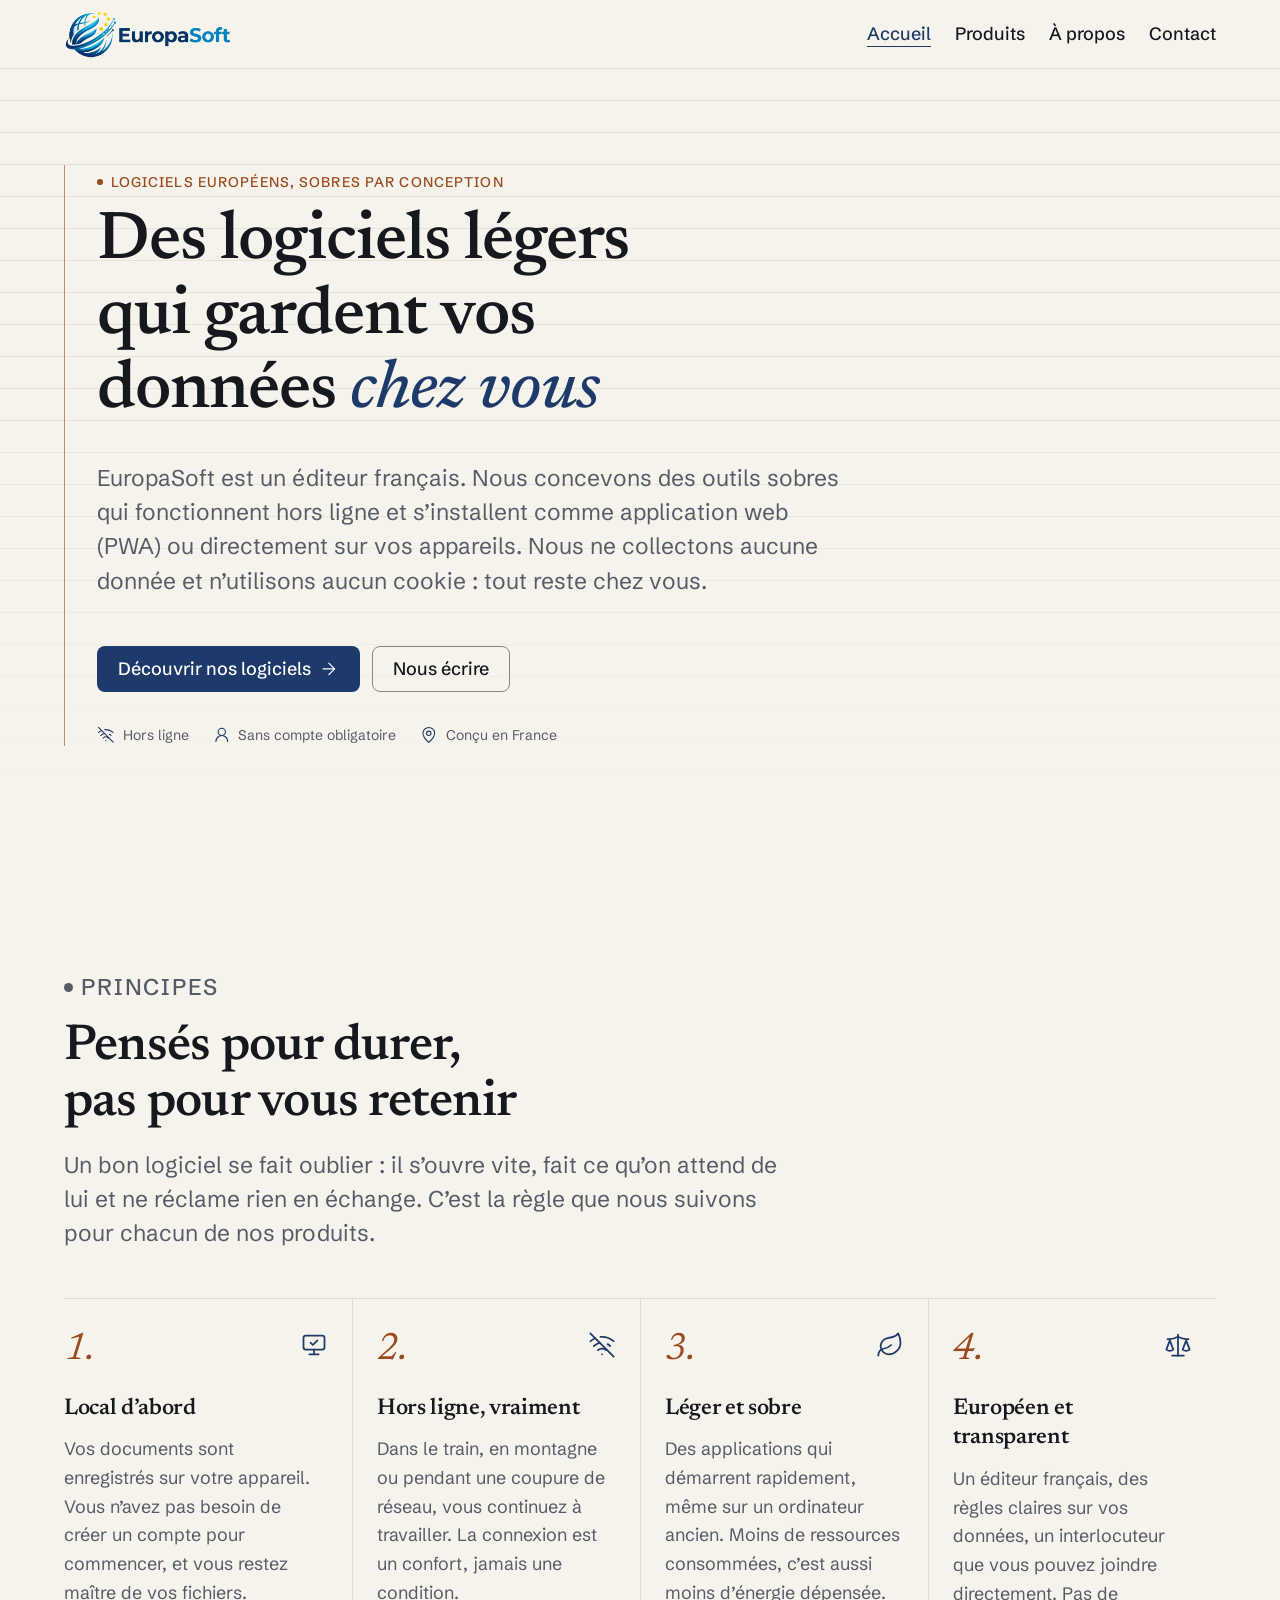
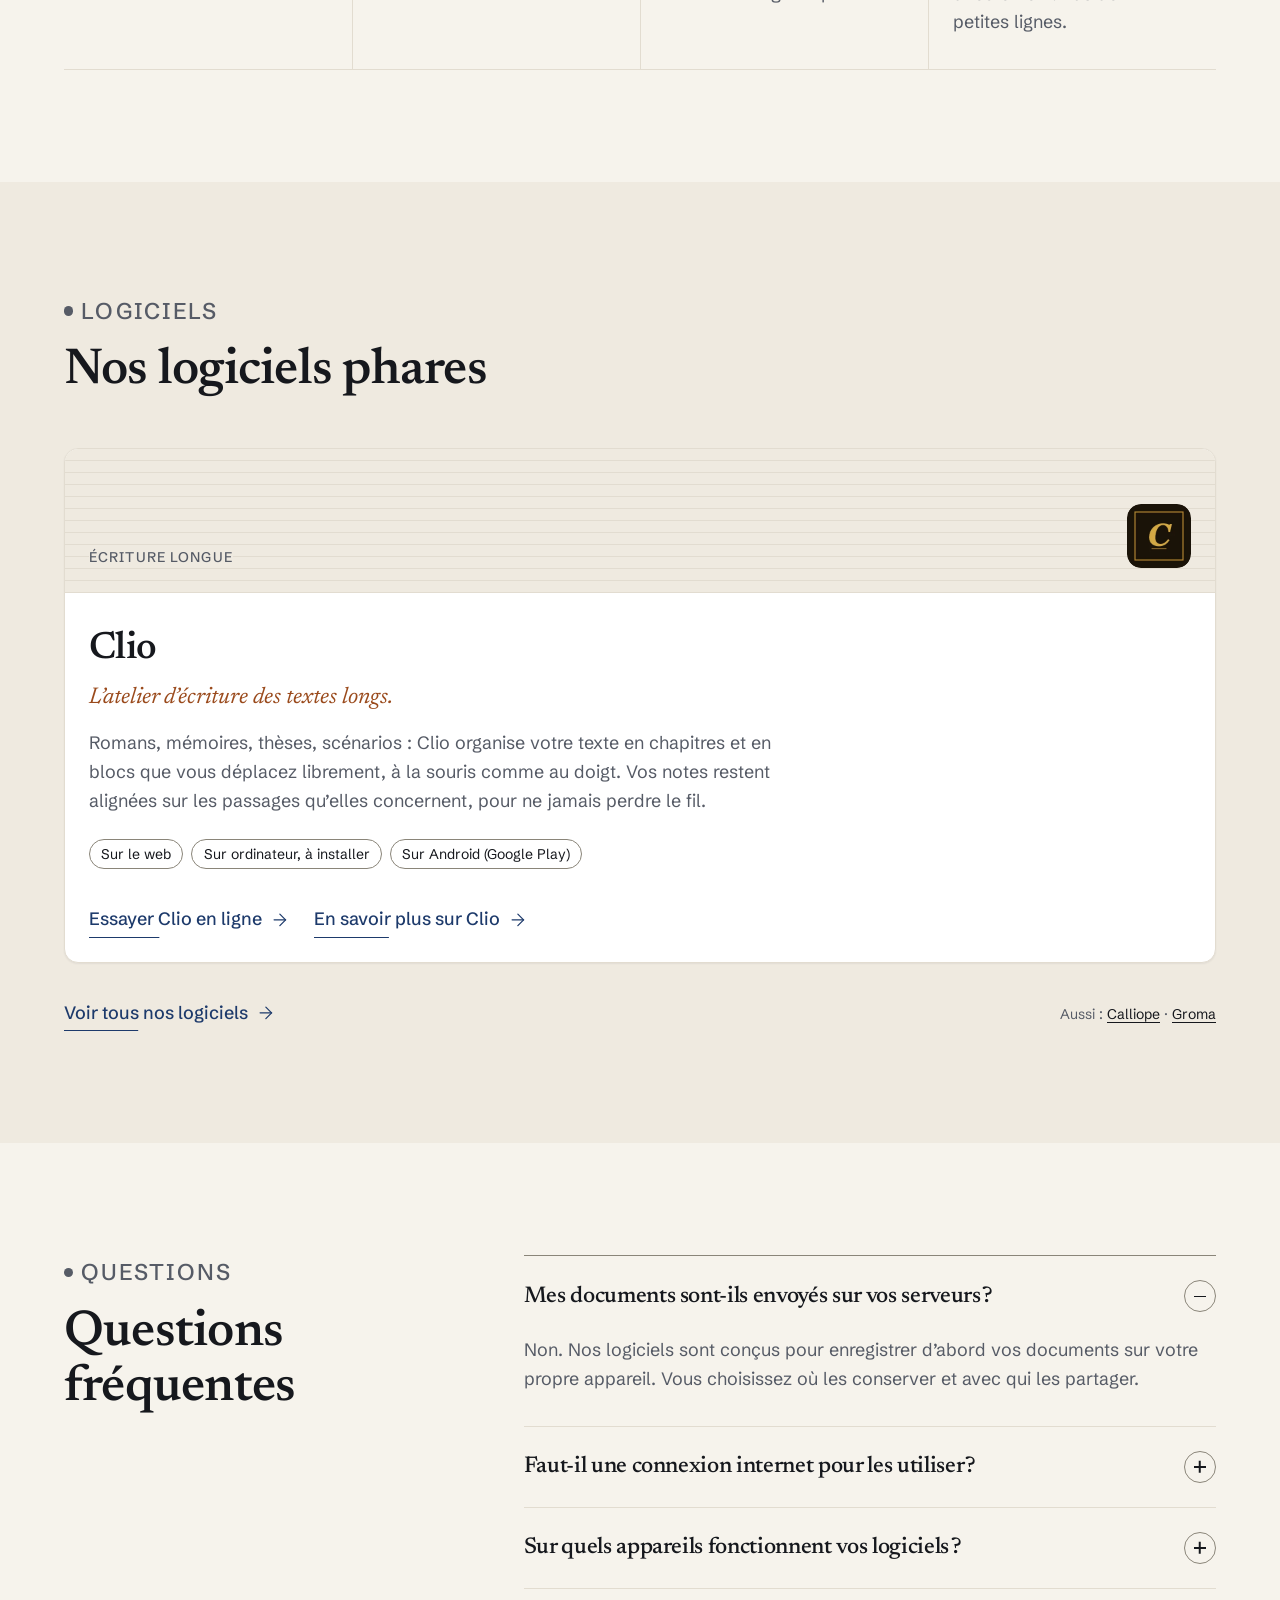
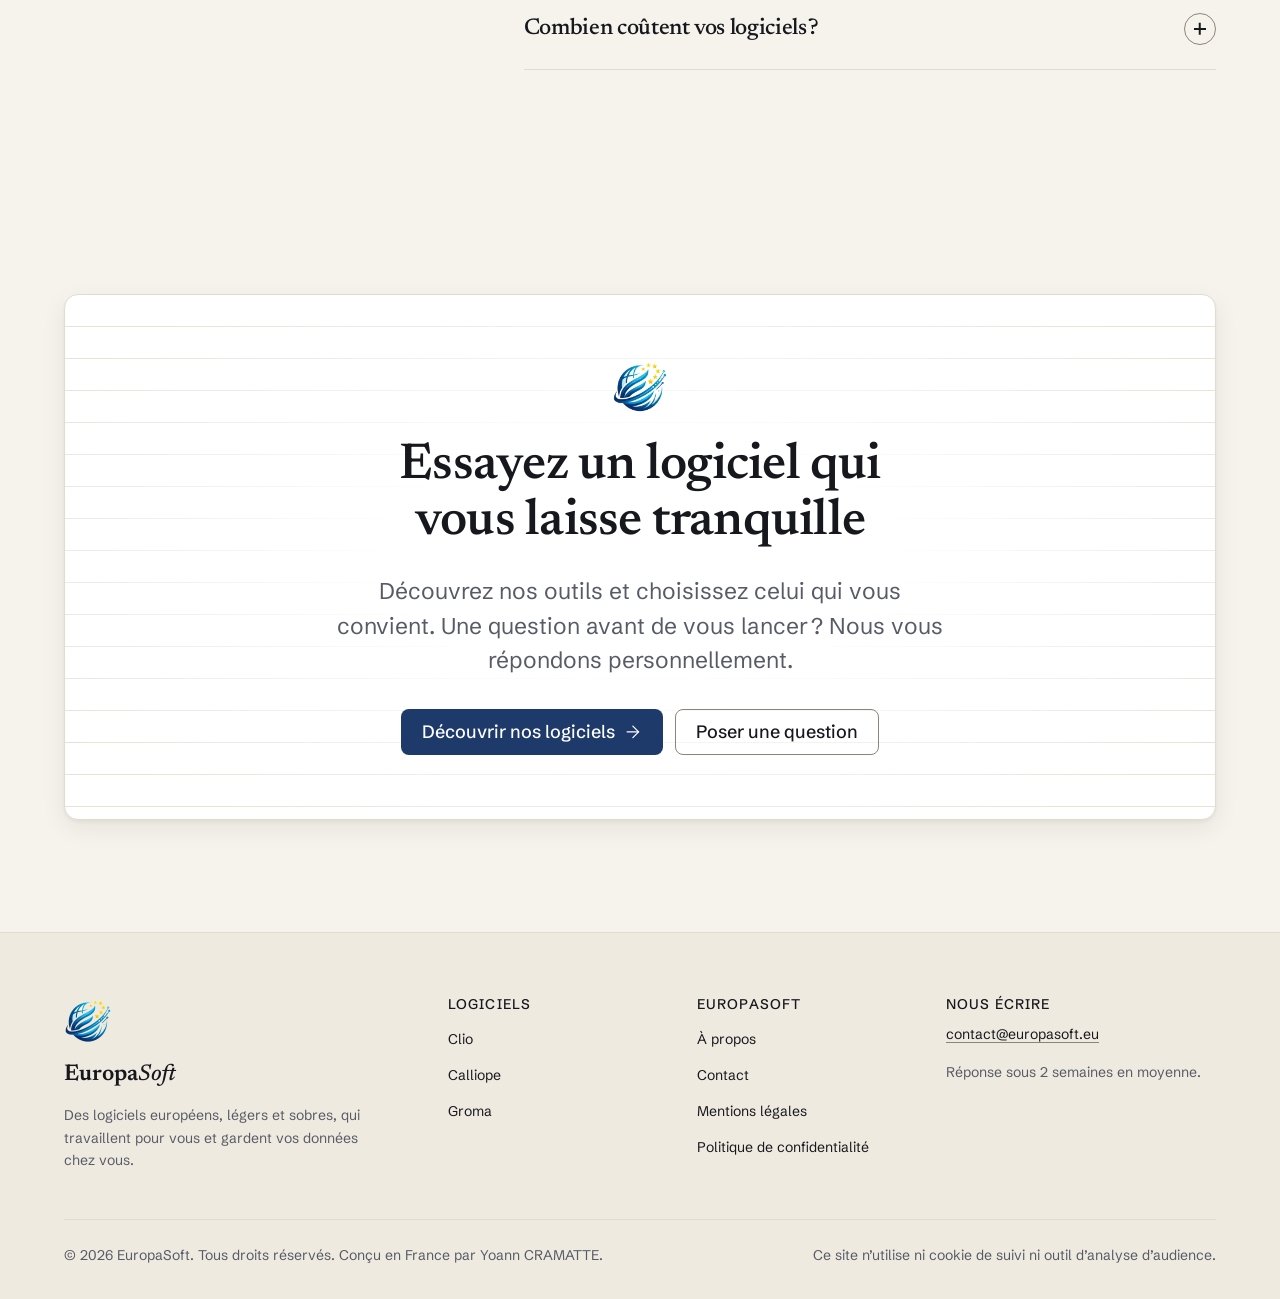
<file: index.html>
<!doctype html>
<html lang="fr">
<head>
<meta charset="utf-8">
<meta name="viewport" content="width=device-width, initial-scale=1, viewport-fit=cover">
<title>EuropaSoft — Logiciels européens, légers et hors ligne</title>
<meta name="description" content="EuropaSoft conçoit des logiciels européens légers et sobres, comme Clio pour l’écriture longue. Vos données restent chez vous.">
<link rel="canonical" href="https://europasoft.eu/">
<meta name="theme-color" content="#F6F3EC" media="(prefers-color-scheme: light)">
<meta name="theme-color" content="#11141A" media="(prefers-color-scheme: dark)">
<meta name="color-scheme" content="light dark">
<meta property="og:type" content="website">
<meta property="og:site_name" content="EuropaSoft">
<meta property="og:locale" content="fr_FR">
<meta property="og:title" content="EuropaSoft — Logiciels européens, légers et hors ligne">
<meta property="og:description" content="EuropaSoft conçoit des logiciels européens légers et sobres, comme Clio pour l’écriture longue. Vos données restent chez vous.">
<meta property="og:url" content="https://europasoft.eu/">
<meta property="og:image" content="https://europasoft.eu/assets/logo/og-image.png">
<meta property="og:image:width" content="1200">
<meta property="og:image:height" content="630">
<meta property="og:image:alt" content="Logo EuropaSoft">
<meta name="twitter:card" content="summary_large_image">
<link rel="icon" href="assets/logo/favicon-32.png" type="image/png" sizes="32x32">
<link rel="apple-touch-icon" href="assets/logo/apple-touch-icon.png">
<link rel="manifest" href="site.webmanifest">
<link rel="preload" href="assets/fonts/newsreader-var.woff2" as="font" type="font/woff2" crossorigin>
<link rel="stylesheet" href="css/style.css?v=0.1.9">
<script>document.documentElement.classList.add("js")</script>
<script src="js/appinfo.js?v=0.1.9" defer></script>
<script src="js/main.js?v=0.1.9" defer></script>
<script type="application/ld+json">
{
  "@context": "https://schema.org",
  "@type": "Organization",
  "name": "EuropaSoft",
  "url": "https://europasoft.eu/",
  "logo": "https://europasoft.eu/assets/logo/europasoft-logo.png",
  "email": "contact@europasoft.eu",
  "description": "EuropaSoft est un éditeur français. Nous concevons des outils sobres pour écrire, travailler et créer : ils fonctionnent hors ligne, enregistrent d'abord sur votre appareil et ne vous enferment dans aucun abonnement superflu.",
  "founder": {
    "@type": "Person",
    "name": "Yoann CRAMATTE"
  },
  "foundingDate": "2026",
  "address": {
    "@type": "PostalAddress",
    "streetAddress": "19 route d’Ueberstrass",
    "postalCode": "90370",
    "addressLocality": "Réchésy",
    "addressCountry": "FR"
  },
  "knowsLanguage": "fr"
}
</script>
</head><body>
<a class="skip-link" href="#contenu">Aller au contenu principal</a>

<header class="site-header">
  <div class="container site-header__bar">
    <a class="brand" href="index.html" aria-label="EuropaSoft, retour à l’accueil"><img class="brand__logo brand__logo--clair" src="assets/logo/europasoft-logo.webp" width="640" height="192" alt=""><img class="brand__logo brand__logo--sombre" src="assets/logo/europasoft-logo-sombre.webp" width="640" height="192" alt=""></a>
    <button class="menu-toggle" type="button" data-menu-toggle aria-controls="site-nav" aria-expanded="false" aria-label="Ouvrir le menu">
      <svg class="icon icon-open" viewBox="0 0 24 24" aria-hidden="true" focusable="false"><path d="M4 7h16M4 12h16M4 17h16"/></svg><svg class="icon icon-close" viewBox="0 0 24 24" aria-hidden="true" focusable="false"><path d="M18 6 6 18M6 6l12 12"/></svg><span aria-hidden="true">Menu</span>
    </button>
    <nav class="site-nav" id="site-nav" aria-label="Navigation principale">
      <ul>
        <li><a href="index.html" aria-current="page">Accueil</a></li>
        <li><a href="produits.html">Produits</a></li>
        <li><a href="a-propos.html">À propos</a></li>
        <li><a href="contact.html">Contact</a></li>
      </ul>
    </nav>
  </div>
</header>

<main id="contenu" tabindex="-1">

<section class="hero" aria-labelledby="hero-titre">
  <div class="container">
    <div class="hero__text">
      <p class="eyebrow">Logiciels européens, sobres par conception</p>
      <h1 id="hero-titre">Des logiciels légers qui gardent vos données <em>chez vous</em></h1>
      <p class="lead">EuropaSoft est un éditeur français. Nous concevons des outils sobres qui fonctionnent hors ligne et s’installent comme application web (PWA) ou directement sur vos appareils. Nous ne collectons aucune donnée et n’utilisons aucun cookie : tout reste chez vous.</p>
      <div class="btn-row">
        <a class="btn btn--primary" href="produits.html">Découvrir nos logiciels <svg class="icon" viewBox="0 0 24 24" aria-hidden="true" focusable="false"><path d="M5 12h14"/><path d="m12 5 7 7-7 7"/></svg></a>
        <a class="btn btn--secondary" href="contact.html">Nous écrire</a>
      </div>
      <ul class="hero__proofs" aria-label="En bref">
        <li><svg class="icon" viewBox="0 0 24 24" aria-hidden="true" focusable="false"><path d="M12 20h.01"/><path d="M8.5 16.43a5 5 0 0 1 7 0"/><path d="M2 8.82a15 15 0 0 1 4.17-2.65"/><path d="M10.66 5c4.01-.36 8.14.9 11.34 3.76"/><path d="M16.85 11.25a10 10 0 0 1 2.22 1.68"/><path d="M5 13a10 10 0 0 1 5.24-2.76"/><path d="m2 2 20 20"/></svg> Hors ligne</li>
        <li><svg class="icon" viewBox="0 0 24 24" aria-hidden="true" focusable="false"><circle cx="12" cy="8" r="5"/><path d="M20 21a8 8 0 0 0-16 0"/></svg> Sans compte obligatoire</li>
        <li><svg class="icon" viewBox="0 0 24 24" aria-hidden="true" focusable="false"><path d="M20 10c0 4.99-5.54 10.19-7.4 11.8a1 1 0 0 1-1.2 0C9.54 20.19 4 14.99 4 10a8 8 0 0 1 16 0"/><circle cx="12" cy="10" r="3"/></svg> Conçu en France</li>
      </ul>
    </div>
  </div>
</section>

<section class="section" aria-labelledby="principes-titre">
  <div class="container">
    <div class="section-head" data-reveal>
      <p class="eyebrow">Principes</p>
      <h2 id="principes-titre">Pensés pour durer, pas pour vous retenir</h2>
      <p>Un bon logiciel se fait oublier : il s’ouvre vite, fait ce qu’on attend de lui et ne réclame rien en échange. C’est la règle que nous suivons pour chacun de nos produits.</p>
    </div>
    <ul class="values" data-reveal>
        <li class="value">
          <div class="value__head"><span class="value__num" aria-hidden="true">1.</span><svg class="icon" viewBox="0 0 24 24" aria-hidden="true" focusable="false"><rect x="3" y="4" width="18" height="12" rx="2"/><path d="M8 20h8M12 16v4"/><path d="M9 10l2 2 4-4"/></svg></div>
          <h3>Local d’abord</h3>
          <p>Vos documents sont enregistrés sur votre appareil. Vous n’avez pas besoin de créer un compte pour commencer, et vous restez maître de vos fichiers.</p>
        </li>
        <li class="value">
          <div class="value__head"><span class="value__num" aria-hidden="true">2.</span><svg class="icon" viewBox="0 0 24 24" aria-hidden="true" focusable="false"><path d="M12 20h.01"/><path d="M8.5 16.43a5 5 0 0 1 7 0"/><path d="M2 8.82a15 15 0 0 1 4.17-2.65"/><path d="M10.66 5c4.01-.36 8.14.9 11.34 3.76"/><path d="M16.85 11.25a10 10 0 0 1 2.22 1.68"/><path d="M5 13a10 10 0 0 1 5.24-2.76"/><path d="m2 2 20 20"/></svg></div>
          <h3>Hors ligne, vraiment</h3>
          <p>Dans le train, en montagne ou pendant une coupure de réseau, vous continuez à travailler. La connexion est un confort, jamais une condition.</p>
        </li>
        <li class="value">
          <div class="value__head"><span class="value__num" aria-hidden="true">3.</span><svg class="icon" viewBox="0 0 24 24" aria-hidden="true" focusable="false"><path d="M11 20A7 7 0 0 1 9.8 6.1C15.5 5 17 4.48 19 2c1 2 2 4.18 2 8 0 5.5-4.78 10-10 10Z"/><path d="M2 21c0-3 1.85-5.36 5.08-6C9.5 14.52 12 13 13 12"/></svg></div>
          <h3>Léger et sobre</h3>
          <p>Des applications qui démarrent rapidement, même sur un ordinateur ancien. Moins de ressources consommées, c’est aussi moins d’énergie dépensée.</p>
        </li>
        <li class="value">
          <div class="value__head"><span class="value__num" aria-hidden="true">4.</span><svg class="icon" viewBox="0 0 24 24" aria-hidden="true" focusable="false"><path d="m16 16 3-8 3 8c-.87.65-1.92 1-3 1s-2.13-.35-3-1Z"/><path d="m2 16 3-8 3 8c-.87.65-1.92 1-3 1s-2.13-.35-3-1Z"/><path d="M7 21h10"/><path d="M12 3v18"/><path d="M3 7h2c2 0 5-1 7-2 2 1 5 2 7 2h2"/></svg></div>
          <h3>Européen et transparent</h3>
          <p>Un éditeur français, des règles claires sur vos données, un interlocuteur que vous pouvez joindre directement. Pas de petites lignes.</p>
        </li>
    </ul>
  </div>
</section>

<section class="section section--alt" aria-labelledby="logiciels-titre">
  <div class="container">
    <div class="section-head" data-reveal>
      <p class="eyebrow">Logiciels</p>
      <h2 id="logiciels-titre">Nos logiciels phares</h2>
    </div>
    <div class="product-cards">
      <article class="product-card" data-reveal>
        <div class="product-card__head ruled">
          <span class="product-card__tag">Écriture longue</span>
          <span class="app-icon"><img src="assets/apps/clio.webp" width="192" height="192" alt="" loading="lazy"></span>
        </div>
        <div class="product-card__body">
          <h3>Clio</h3>
          <p class="product-card__hook">L’atelier d’écriture des textes longs.</p>
          <p class="product-card__text">Romans, mémoires, thèses, scénarios : Clio organise votre texte en chapitres et en blocs que vous déplacez librement, à la souris comme au doigt. Vos notes restent alignées sur les passages qu’elles concernent, pour ne jamais perdre le fil.</p>
          <ul class="chips" aria-label="Disponible">
            <li>Sur le web</li>
            <li>Sur ordinateur, à installer</li>
            <li>Sur Android (Google Play)</li>
          </ul>
          <div class="product-card__foot">
            <a class="link-arrow product-card__extra" href="https://europasoft-eu.github.io/Clio/">Essayer Clio en ligne <svg class="icon" viewBox="0 0 24 24" aria-hidden="true" focusable="false"><path d="M5 12h14"/><path d="m12 5 7 7-7 7"/></svg></a>
            <a class="link-arrow product-card__link" href="clio.html">En savoir plus sur Clio <svg class="icon" viewBox="0 0 24 24" aria-hidden="true" focusable="false"><path d="M5 12h14"/><path d="m12 5 7 7-7 7"/></svg></a>
          </div>
        </div>
      </article>
    </div>
    <div class="after-cards">
      <a class="link-arrow" href="produits.html">Voir tous nos logiciels <svg class="icon" viewBox="0 0 24 24" aria-hidden="true" focusable="false"><path d="M5 12h14"/><path d="m12 5 7 7-7 7"/></svg></a>
      <p>Aussi : <a href="calliope.html">Calliope</a> · <a href="groma.html">Groma</a></p>
    </div>
  </div>
</section>

<section class="section" id="faq" aria-labelledby="faq-titre">
  <div class="container faq-layout">
    <div class="section-head">
      <p class="eyebrow">Questions</p>
      <h2 id="faq-titre">Questions fréquentes</h2>
    </div>
    <div class="faq" data-reveal>
        <details open>
          <summary><h3>Mes documents sont-ils envoyés sur vos serveurs ?</h3><span class="faq__sign" aria-hidden="true"></span></summary>
          <div class="faq__answer"><p>Non. Nos logiciels sont conçus pour enregistrer d’abord vos documents sur votre propre appareil. Vous choisissez où les conserver et avec qui les partager.</p></div>
        </details>
        <details>
          <summary><h3>Faut-il une connexion internet pour les utiliser ?</h3><span class="faq__sign" aria-hidden="true"></span></summary>
          <div class="faq__answer"><p>Non. Une fois l’application ouverte ou installée, vous pouvez travailler hors ligne. Une connexion n’est utile que pour télécharger l’application ou ses mises à jour.</p></div>
        </details>
        <details>
          <summary><h3>Sur quels appareils fonctionnent vos logiciels ?</h3><span class="faq__sign" aria-hidden="true"></span></summary>
          <div class="faq__answer"><p>Cela dépend du produit. Clio fonctionne dans le navigateur, en application à installer sur ordinateur et sur Android via Google Play. Le détail de chaque logiciel figure sur la <a href="produits.html">page Produits</a>.</p></div>
        </details>
        <details>
          <summary><h3>Combien coûtent vos logiciels ?</h3><span class="faq__sign" aria-hidden="true"></span></summary>
          <div class="faq__answer"><p>Notre principe : un prix clair, sans abonnement imposé quand il n’est pas justifié.</p></div>
        </details>
    </div>
  </div>
</section>

<section class="cta-band" aria-labelledby="cta-titre">
  <div class="container">
    <div class="cta-panel" data-reveal>
      <img class="monogram" src="assets/logo/europasoft-symbole.webp" width="192" height="192" alt="" loading="lazy">
      <h2 id="cta-titre">Essayez un logiciel qui vous laisse tranquille</h2>
      <p>Découvrez nos outils et choisissez celui qui vous convient. Une question avant de vous lancer ? Nous vous répondons personnellement.</p>
      <div class="btn-row">
        <a class="btn btn--primary" href="produits.html">Découvrir nos logiciels <svg class="icon" viewBox="0 0 24 24" aria-hidden="true" focusable="false"><path d="M5 12h14"/><path d="m12 5 7 7-7 7"/></svg></a>
        <a class="btn btn--secondary" href="contact.html">Poser une question</a>
      </div>
    </div>
  </div>
</section>

</main>

<footer class="site-footer">
  <div class="container">
    <div class="footer-grid">
      <div class="footer-brand">
        <img class="monogram" src="assets/logo/europasoft-symbole.webp" width="192" height="192" alt="" loading="lazy">
        <p class="footer-brand__name">Europa<em>Soft</em></p>
        <p>Des logiciels européens, légers et sobres, qui travaillent pour vous et gardent vos données chez vous.</p>
      </div>
      <nav aria-labelledby="f-logiciels">
        <h2 class="footer-title" id="f-logiciels">Logiciels</h2>
        <ul class="footer-list">
            <li><a href="clio.html">Clio</a></li>
            <li><a href="calliope.html">Calliope</a></li>
            <li><a href="groma.html">Groma</a></li>
        </ul>
      </nav>
      <nav aria-labelledby="f-societe">
        <h2 class="footer-title" id="f-societe">EuropaSoft</h2>
        <ul class="footer-list">
          <li><a href="a-propos.html">À propos</a></li>
          <li><a href="contact.html">Contact</a></li>
          <li><a href="mentions-legales.html">Mentions légales</a></li>
          <li><a href="mentions-legales.html#confidentialite">Politique de confidentialité</a></li>
        </ul>
      </nav>
      <div>
        <h2 class="footer-title">Nous écrire</h2>
        <p><a href="mailto:contact@europasoft.eu" data-appinfo="contact">contact@europasoft.eu</a></p>
        <p>Réponse sous 2 semaines en moyenne.</p>
      </div>
    </div>
    <div class="footer-bottom">
      <p><span data-appinfo="copyright">© 2026 EuropaSoft. Tous droits réservés.</span> Conçu en France par <span data-appinfo="developer">Yoann CRAMATTE</span>.</p>
      <p>Ce site n’utilise ni cookie de suivi ni outil d’analyse d’audience.</p>
    </div>
  </div>
</footer>
</body>
</html>
</file>
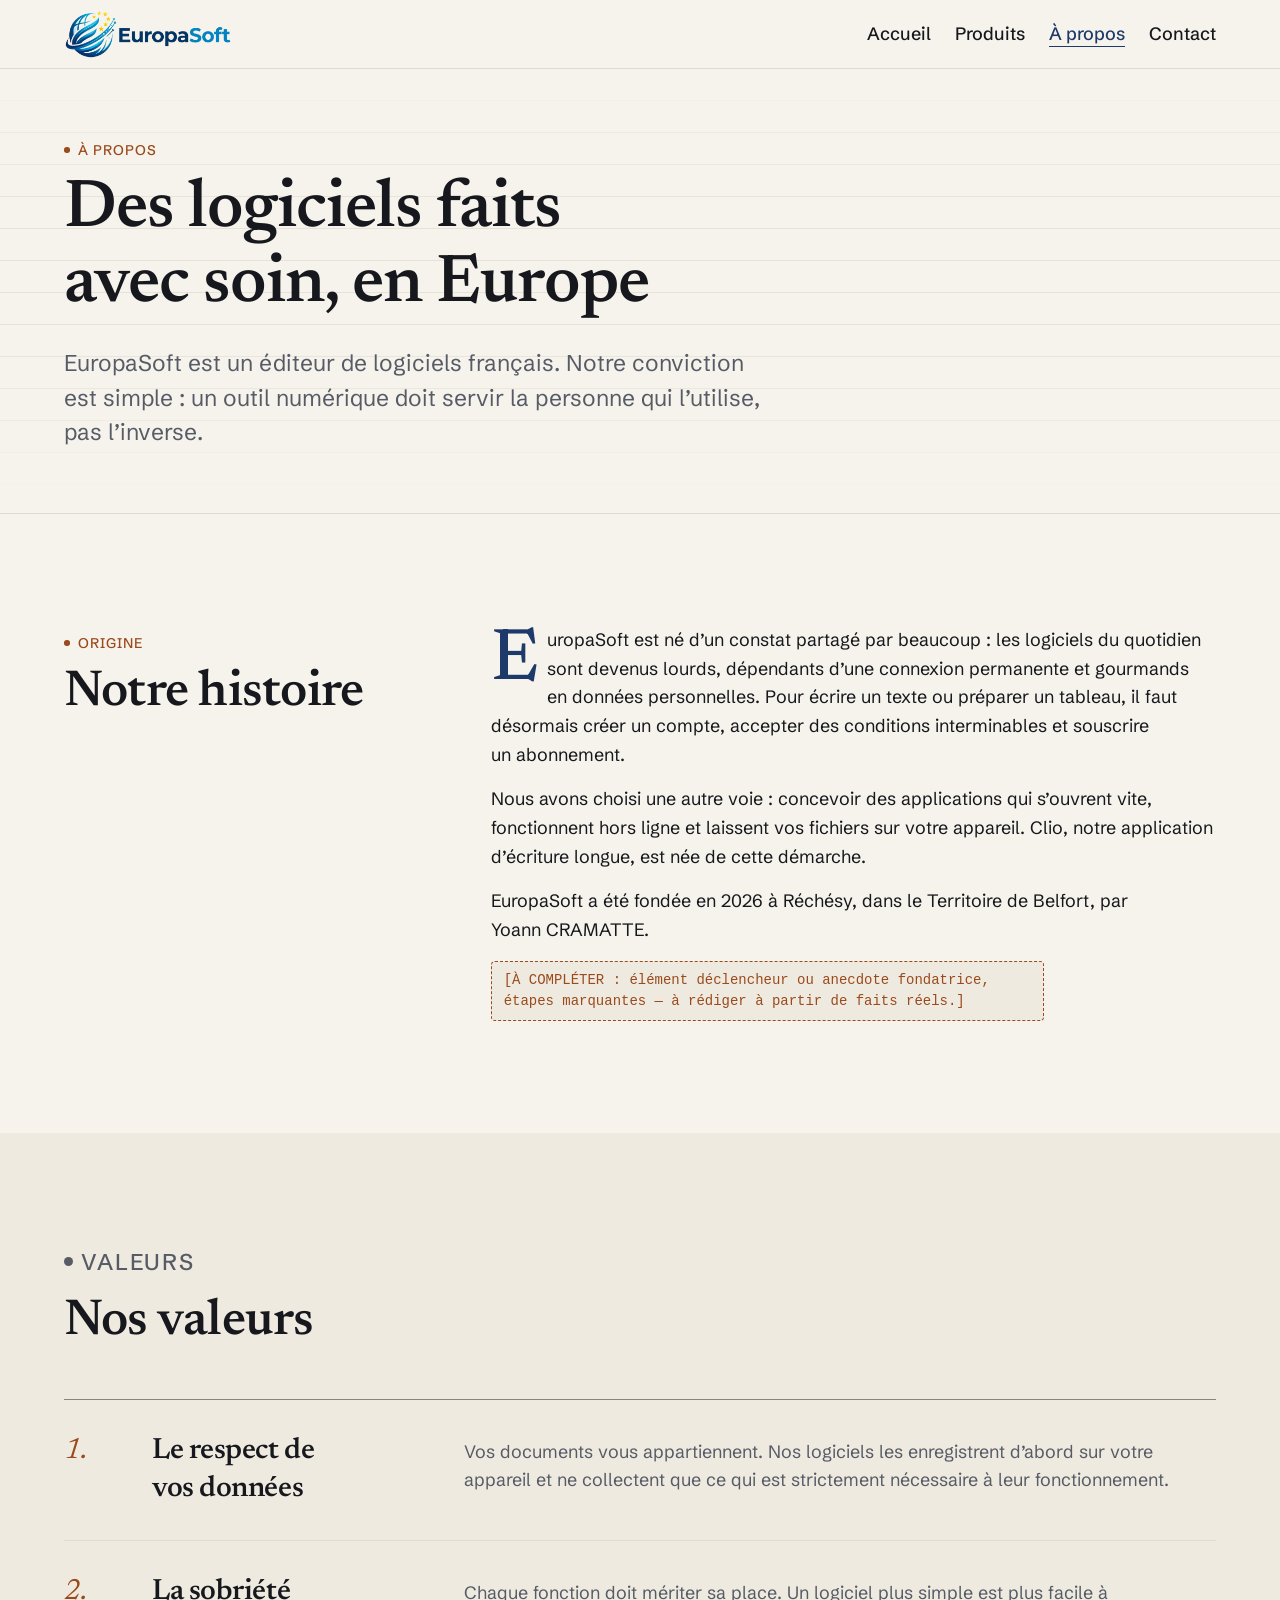
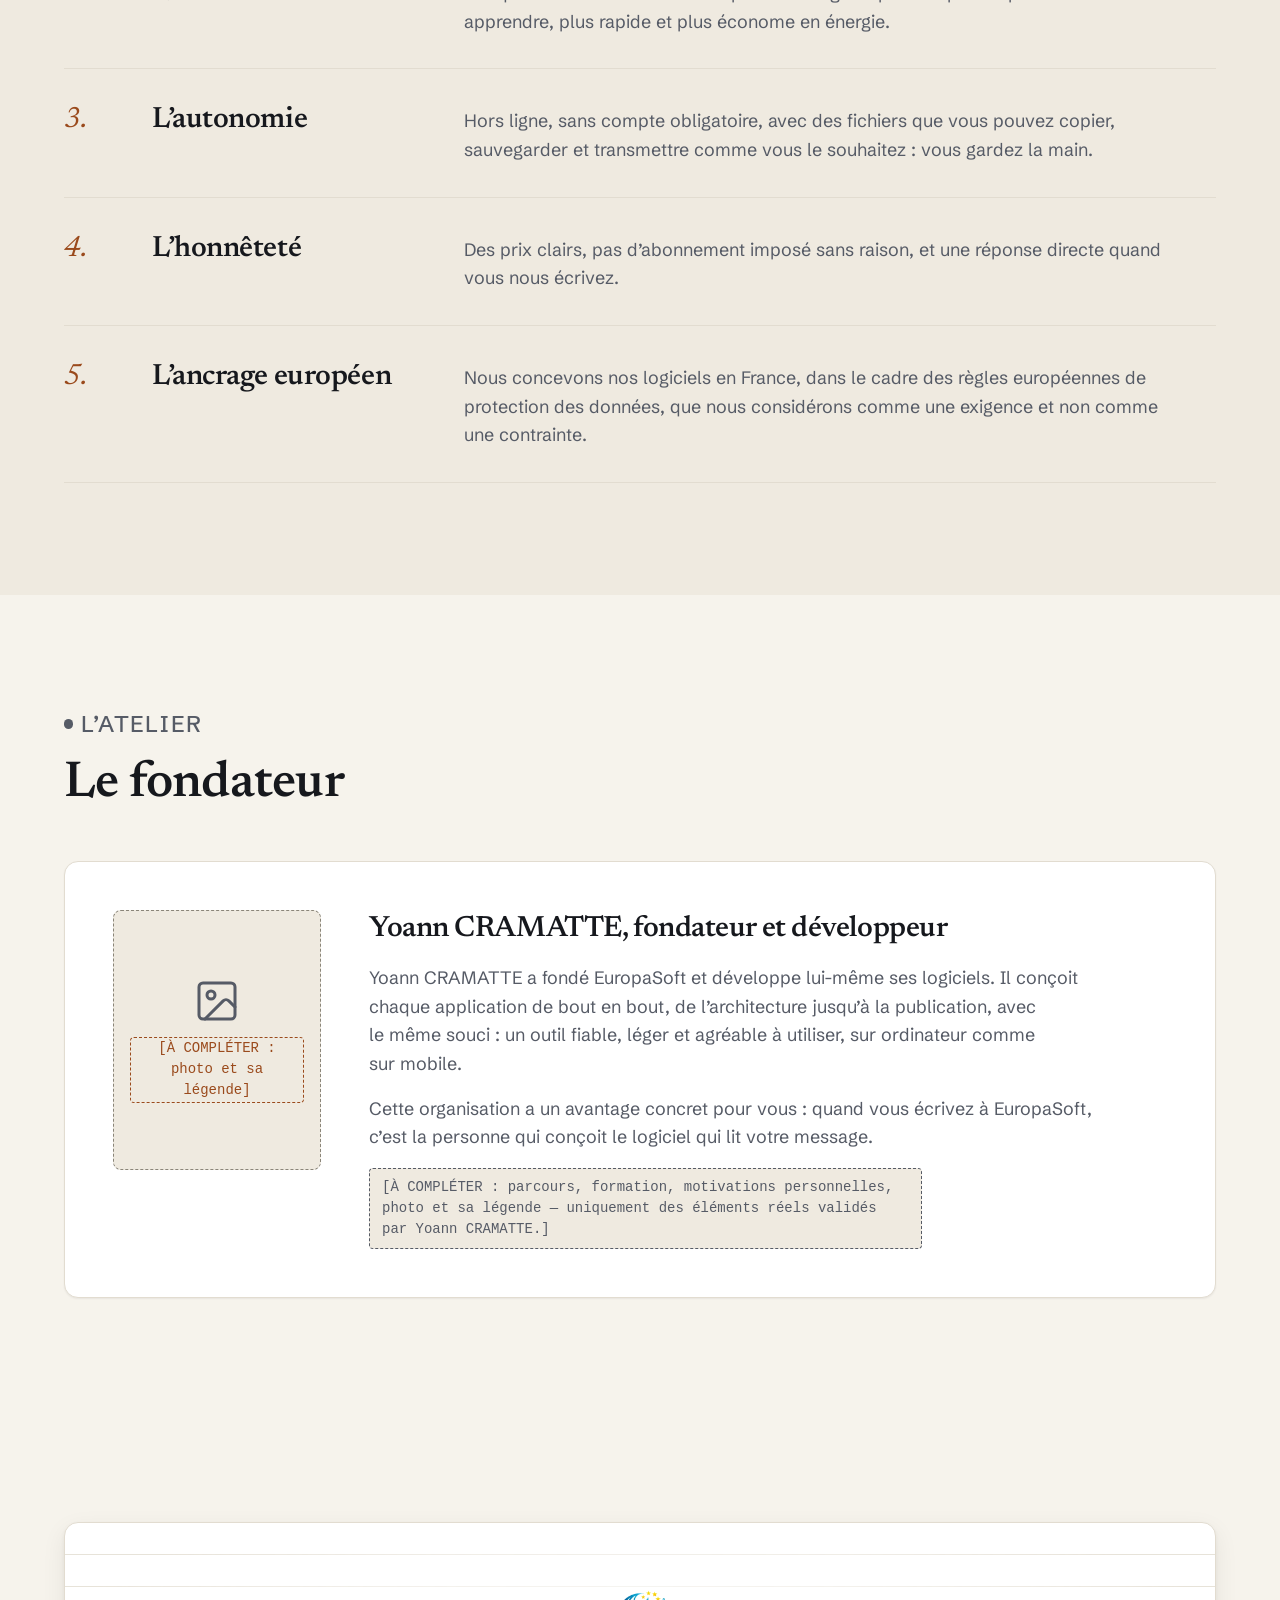
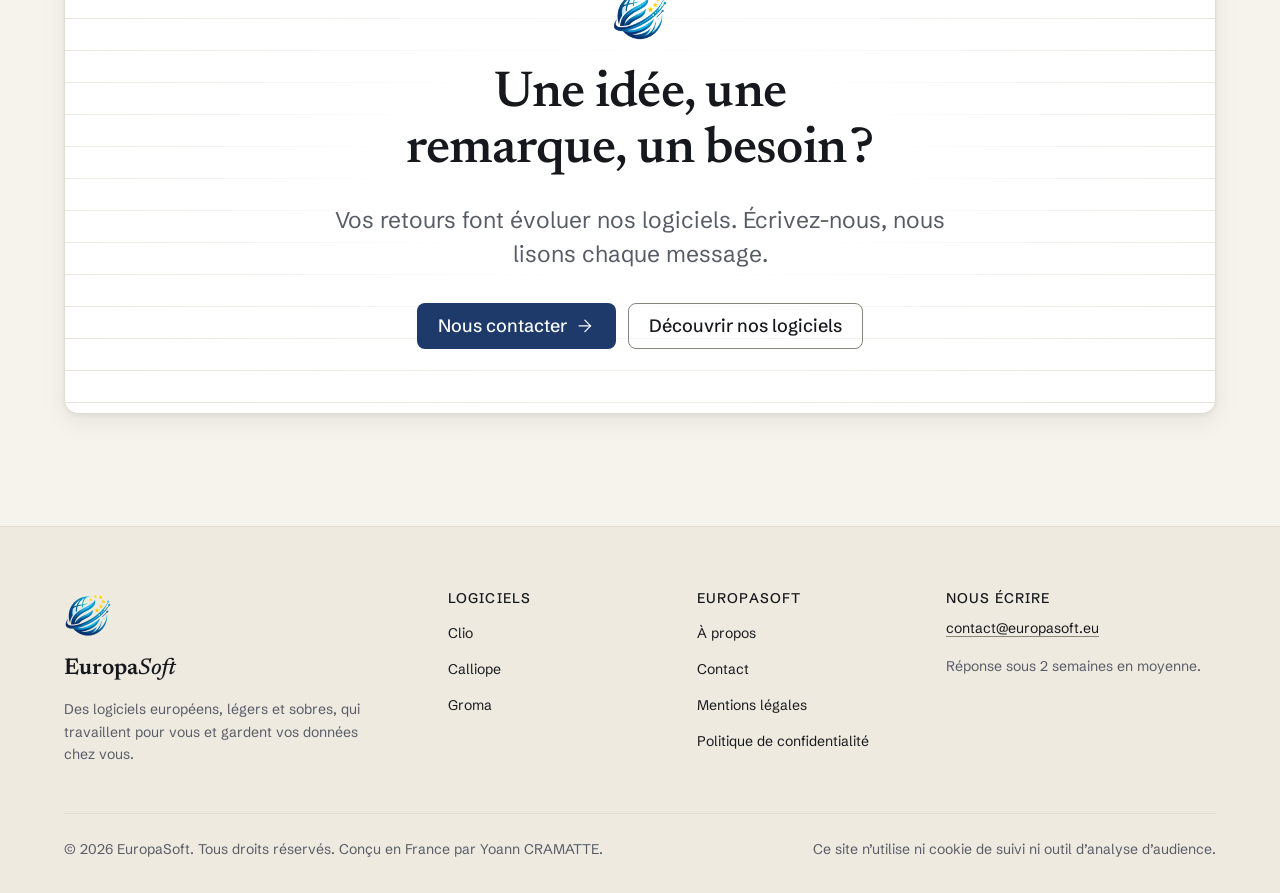
<file: a-propos.html>
<!doctype html>
<html lang="fr">
<head>
<meta charset="utf-8">
<meta name="viewport" content="width=device-width, initial-scale=1, viewport-fit=cover">
<title>À propos d’EuropaSoft — Éditeur de logiciels français</title>
<meta name="description" content="EuropaSoft, éditeur français fondé par Yoann CRAMATTE, crée des logiciels sobres, utilisables hors ligne et respectueux de vos données.">
<link rel="canonical" href="https://europasoft.eu/a-propos.html">
<meta name="theme-color" content="#F6F3EC" media="(prefers-color-scheme: light)">
<meta name="theme-color" content="#11141A" media="(prefers-color-scheme: dark)">
<meta name="color-scheme" content="light dark">
<meta property="og:type" content="website">
<meta property="og:site_name" content="EuropaSoft">
<meta property="og:locale" content="fr_FR">
<meta property="og:title" content="À propos d’EuropaSoft — Éditeur de logiciels français">
<meta property="og:description" content="EuropaSoft, éditeur français fondé par Yoann CRAMATTE, crée des logiciels sobres, utilisables hors ligne et respectueux de vos données.">
<meta property="og:url" content="https://europasoft.eu/a-propos.html">
<meta property="og:image" content="https://europasoft.eu/assets/logo/og-image.png">
<meta property="og:image:width" content="1200">
<meta property="og:image:height" content="630">
<meta property="og:image:alt" content="Logo EuropaSoft">
<meta name="twitter:card" content="summary_large_image">
<link rel="icon" href="assets/logo/favicon-32.png" type="image/png" sizes="32x32">
<link rel="apple-touch-icon" href="assets/logo/apple-touch-icon.png">
<link rel="manifest" href="site.webmanifest">
<link rel="preload" href="assets/fonts/newsreader-var.woff2" as="font" type="font/woff2" crossorigin>
<link rel="stylesheet" href="css/style.css?v=0.1.9">
<script>document.documentElement.classList.add("js")</script>
<script src="js/appinfo.js?v=0.1.9" defer></script>
<script src="js/main.js?v=0.1.9" defer></script>
</head><body>
<a class="skip-link" href="#contenu">Aller au contenu principal</a>

<header class="site-header">
  <div class="container site-header__bar">
    <a class="brand" href="index.html" aria-label="EuropaSoft, retour à l’accueil"><img class="brand__logo brand__logo--clair" src="assets/logo/europasoft-logo.webp" width="640" height="192" alt=""><img class="brand__logo brand__logo--sombre" src="assets/logo/europasoft-logo-sombre.webp" width="640" height="192" alt=""></a>
    <button class="menu-toggle" type="button" data-menu-toggle aria-controls="site-nav" aria-expanded="false" aria-label="Ouvrir le menu">
      <svg class="icon icon-open" viewBox="0 0 24 24" aria-hidden="true" focusable="false"><path d="M4 7h16M4 12h16M4 17h16"/></svg><svg class="icon icon-close" viewBox="0 0 24 24" aria-hidden="true" focusable="false"><path d="M18 6 6 18M6 6l12 12"/></svg><span aria-hidden="true">Menu</span>
    </button>
    <nav class="site-nav" id="site-nav" aria-label="Navigation principale">
      <ul>
        <li><a href="index.html">Accueil</a></li>
        <li><a href="produits.html">Produits</a></li>
        <li><a href="a-propos.html" aria-current="page">À propos</a></li>
        <li><a href="contact.html">Contact</a></li>
      </ul>
    </nav>
  </div>
</header>

<main id="contenu" tabindex="-1">

<section class="page-hero" aria-labelledby="page-titre">
  <div class="container">
    <p class="eyebrow">À propos</p>
    <h1 id="page-titre">Des logiciels faits avec soin, en Europe</h1>
    <p class="lead">EuropaSoft est un éditeur de logiciels français. Notre conviction est simple : un outil numérique doit servir la personne qui l’utilise, pas l’inverse.</p>
  </div>
</section>

<section class="section" aria-labelledby="histoire-titre">
  <div class="container split">
    <div>
      <p class="eyebrow">Origine</p>
      <h2 id="histoire-titre">Notre histoire</h2>
    </div>
    <div class="prose" data-reveal>
      <p class="dropcap">EuropaSoft est né d’un constat partagé par beaucoup : les logiciels du quotidien sont devenus lourds, dépendants d’une connexion permanente et gourmands en données personnelles. Pour écrire un texte ou préparer un tableau, il faut désormais créer un compte, accepter des conditions interminables et souscrire un abonnement.</p>
      <p>Nous avons choisi une autre voie : concevoir des applications qui s’ouvrent vite, fonctionnent hors ligne et laissent vos fichiers sur votre appareil. Clio, notre application d’écriture longue, est née de cette démarche.</p>
      <p>EuropaSoft a été fondée en 2026 à Réchésy, dans le Territoire de Belfort, par Yoann CRAMATTE.</p>
      <p class="a-completer">[À COMPLÉTER : élément déclencheur ou anecdote fondatrice, étapes marquantes — à rédiger à partir de faits réels.]</p>
    </div>
  </div>
</section>

<section class="section section--alt" aria-labelledby="valeurs-titre">
  <div class="container">
    <div class="section-head" data-reveal>
      <p class="eyebrow">Valeurs</p>
      <h2 id="valeurs-titre">Nos valeurs</h2>
    </div>
    <ol class="value-list" role="list">
        <li data-reveal>
          <span class="value__num" aria-hidden="true">1.</span>
          <h3>Le respect de vos données</h3>
          <p>Vos documents vous appartiennent. Nos logiciels les enregistrent d’abord sur votre appareil et ne collectent que ce qui est strictement nécessaire à leur fonctionnement.</p>
        </li>
        <li data-reveal>
          <span class="value__num" aria-hidden="true">2.</span>
          <h3>La sobriété</h3>
          <p>Chaque fonction doit mériter sa place. Un logiciel plus simple est plus facile à apprendre, plus rapide et plus économe en énergie.</p>
        </li>
        <li data-reveal>
          <span class="value__num" aria-hidden="true">3.</span>
          <h3>L’autonomie</h3>
          <p>Hors ligne, sans compte obligatoire, avec des fichiers que vous pouvez copier, sauvegarder et transmettre comme vous le souhaitez : vous gardez la main.</p>
        </li>
        <li data-reveal>
          <span class="value__num" aria-hidden="true">4.</span>
          <h3>L’honnêteté</h3>
          <p>Des prix clairs, pas d’abonnement imposé sans raison, et une réponse directe quand vous nous écrivez.</p>
        </li>
        <li data-reveal>
          <span class="value__num" aria-hidden="true">5.</span>
          <h3>L’ancrage européen</h3>
          <p>Nous concevons nos logiciels en France, dans le cadre des règles européennes de protection des données, que nous considérons comme une exigence et non comme une contrainte.</p>
        </li>
    </ol>
  </div>
</section>

<section class="section" aria-labelledby="fondateur-titre">
  <div class="container">
    <div class="section-head" data-reveal>
      <p class="eyebrow">L’atelier</p>
      <h2 id="fondateur-titre">Le fondateur</h2>
    </div>
    <article class="founder" data-reveal>
      <div class="founder__portrait">
        <svg class="icon" viewBox="0 0 24 24" aria-hidden="true" focusable="false"><rect x="3" y="3" width="18" height="18" rx="2"/><circle cx="9" cy="9" r="2"/><path d="m21 15-3.09-3.09a2 2 0 0 0-2.82 0L6 21"/></svg>
        <span class="a-completer">[À COMPLÉTER : photo et sa légende]</span>
      </div>
      <div>
        <h3>Yoann CRAMATTE, fondateur et développeur</h3>
        <p>Yoann CRAMATTE a fondé EuropaSoft et développe lui-même ses logiciels. Il conçoit chaque application de bout en bout, de l’architecture jusqu’à la publication, avec le même souci : un outil fiable, léger et agréable à utiliser, sur ordinateur comme sur mobile.</p>
        <p>Cette organisation a un avantage concret pour vous : quand vous écrivez à EuropaSoft, c’est la personne qui conçoit le logiciel qui lit votre message.</p>
        <p class="a-completer">[À COMPLÉTER : parcours, formation, motivations personnelles, photo et sa légende — uniquement des éléments réels validés par Yoann CRAMATTE.]</p>
      </div>
    </article>
  </div>
</section>

<section class="cta-band" aria-labelledby="cta-titre">
  <div class="container">
    <div class="cta-panel" data-reveal>
      <img class="monogram" src="assets/logo/europasoft-symbole.webp" width="192" height="192" alt="" loading="lazy">
      <h2 id="cta-titre">Une idée, une remarque, un besoin ?</h2>
      <p>Vos retours font évoluer nos logiciels. Écrivez-nous, nous lisons chaque message.</p>
      <div class="btn-row">
        <a class="btn btn--primary" href="contact.html">Nous contacter <svg class="icon" viewBox="0 0 24 24" aria-hidden="true" focusable="false"><path d="M5 12h14"/><path d="m12 5 7 7-7 7"/></svg></a>
        <a class="btn btn--secondary" href="produits.html">Découvrir nos logiciels</a>
      </div>
    </div>
  </div>
</section>

</main>

<footer class="site-footer">
  <div class="container">
    <div class="footer-grid">
      <div class="footer-brand">
        <img class="monogram" src="assets/logo/europasoft-symbole.webp" width="192" height="192" alt="" loading="lazy">
        <p class="footer-brand__name">Europa<em>Soft</em></p>
        <p>Des logiciels européens, légers et sobres, qui travaillent pour vous et gardent vos données chez vous.</p>
      </div>
      <nav aria-labelledby="f-logiciels">
        <h2 class="footer-title" id="f-logiciels">Logiciels</h2>
        <ul class="footer-list">
            <li><a href="clio.html">Clio</a></li>
            <li><a href="calliope.html">Calliope</a></li>
            <li><a href="groma.html">Groma</a></li>
        </ul>
      </nav>
      <nav aria-labelledby="f-societe">
        <h2 class="footer-title" id="f-societe">EuropaSoft</h2>
        <ul class="footer-list">
          <li><a href="a-propos.html">À propos</a></li>
          <li><a href="contact.html">Contact</a></li>
          <li><a href="mentions-legales.html">Mentions légales</a></li>
          <li><a href="mentions-legales.html#confidentialite">Politique de confidentialité</a></li>
        </ul>
      </nav>
      <div>
        <h2 class="footer-title">Nous écrire</h2>
        <p><a href="mailto:contact@europasoft.eu" data-appinfo="contact">contact@europasoft.eu</a></p>
        <p>Réponse sous 2 semaines en moyenne.</p>
      </div>
    </div>
    <div class="footer-bottom">
      <p><span data-appinfo="copyright">© 2026 EuropaSoft. Tous droits réservés.</span> Conçu en France par <span data-appinfo="developer">Yoann CRAMATTE</span>.</p>
      <p>Ce site n’utilise ni cookie de suivi ni outil d’analyse d’audience.</p>
    </div>
  </div>
</footer>
</body>
</html>
</file>
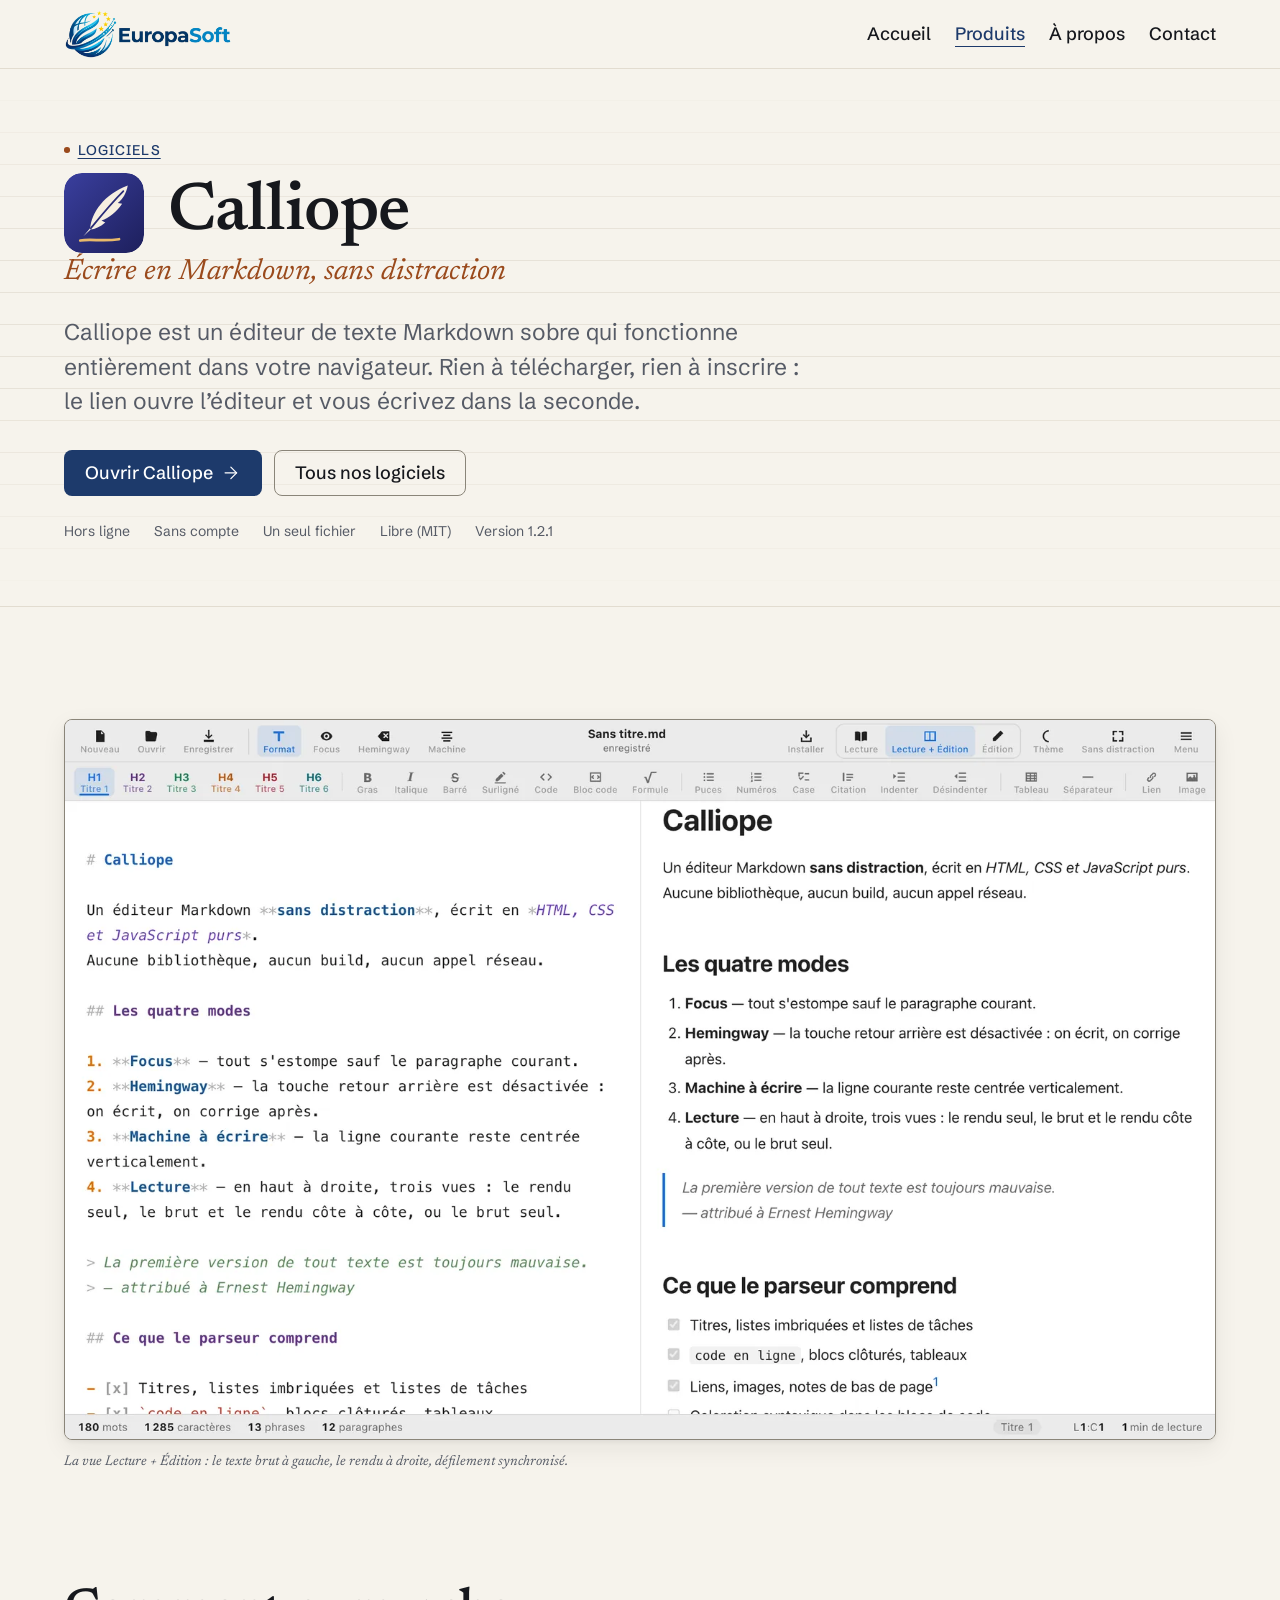
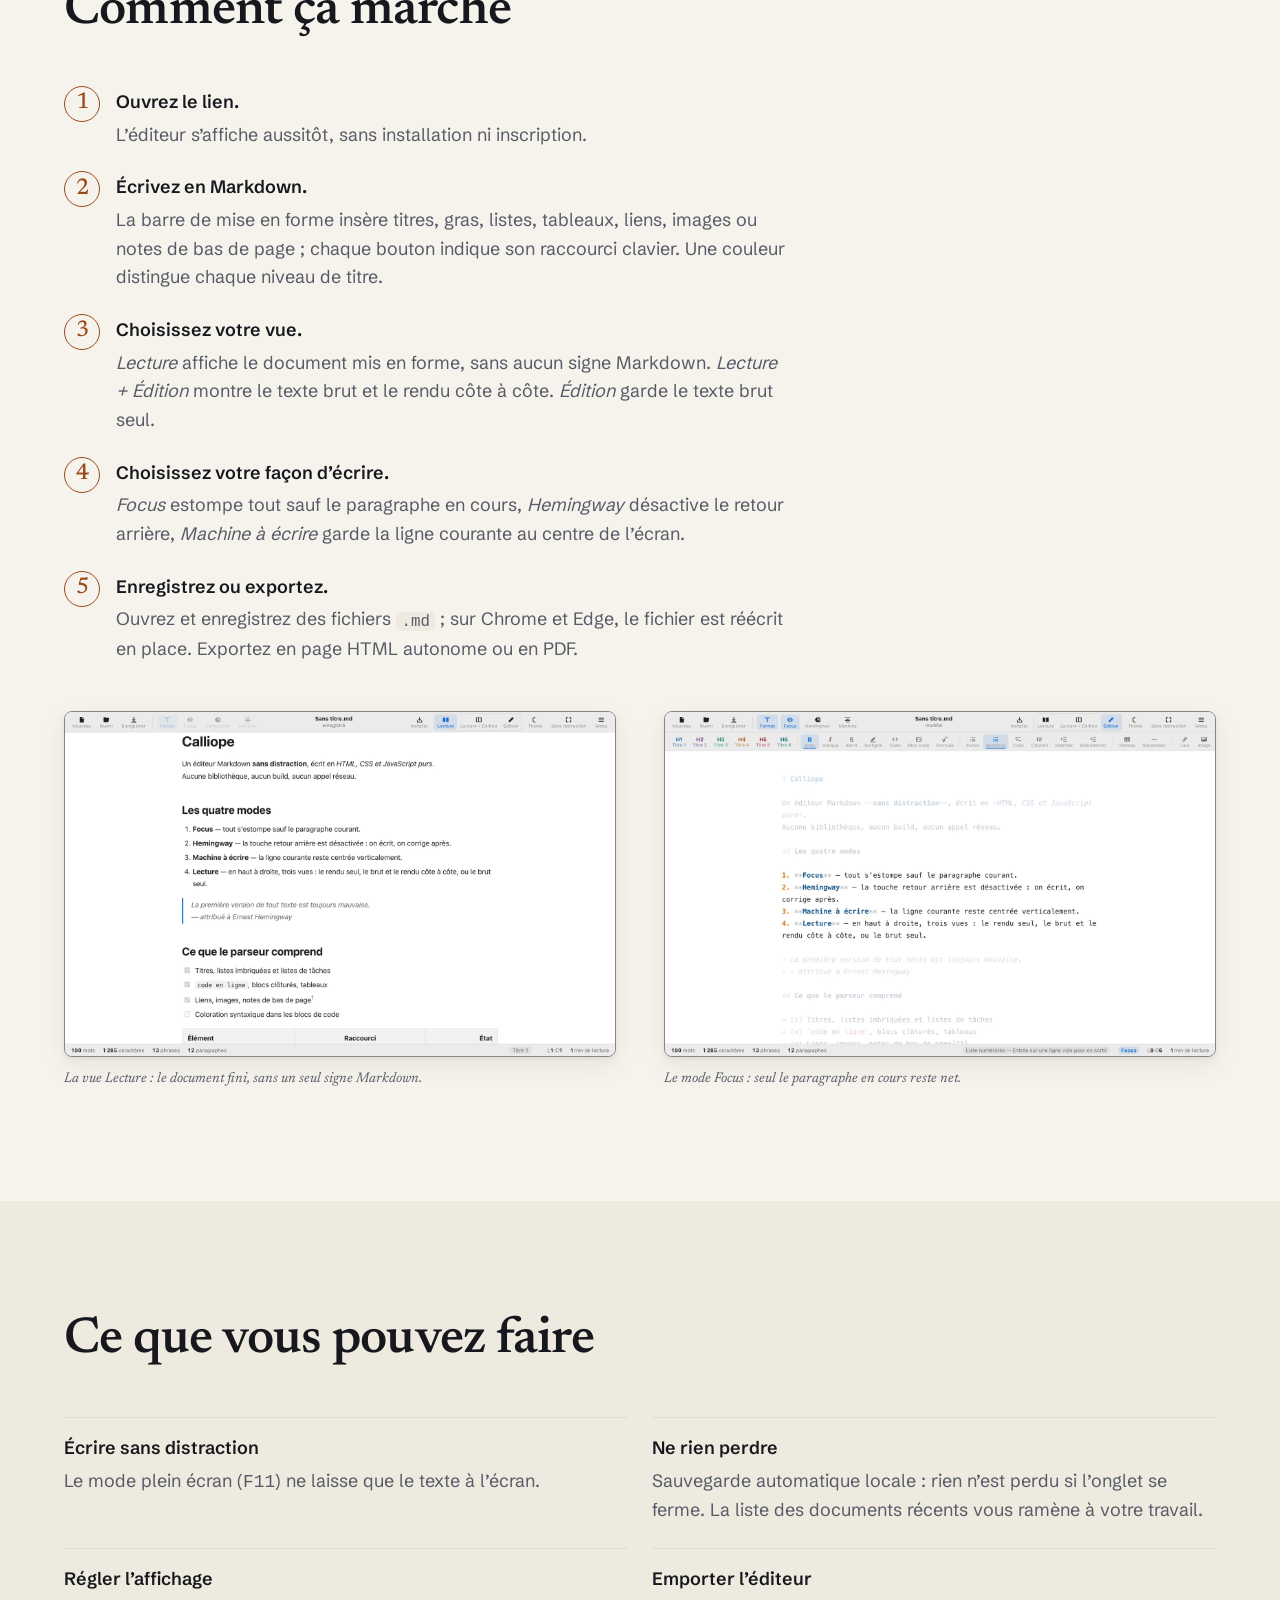
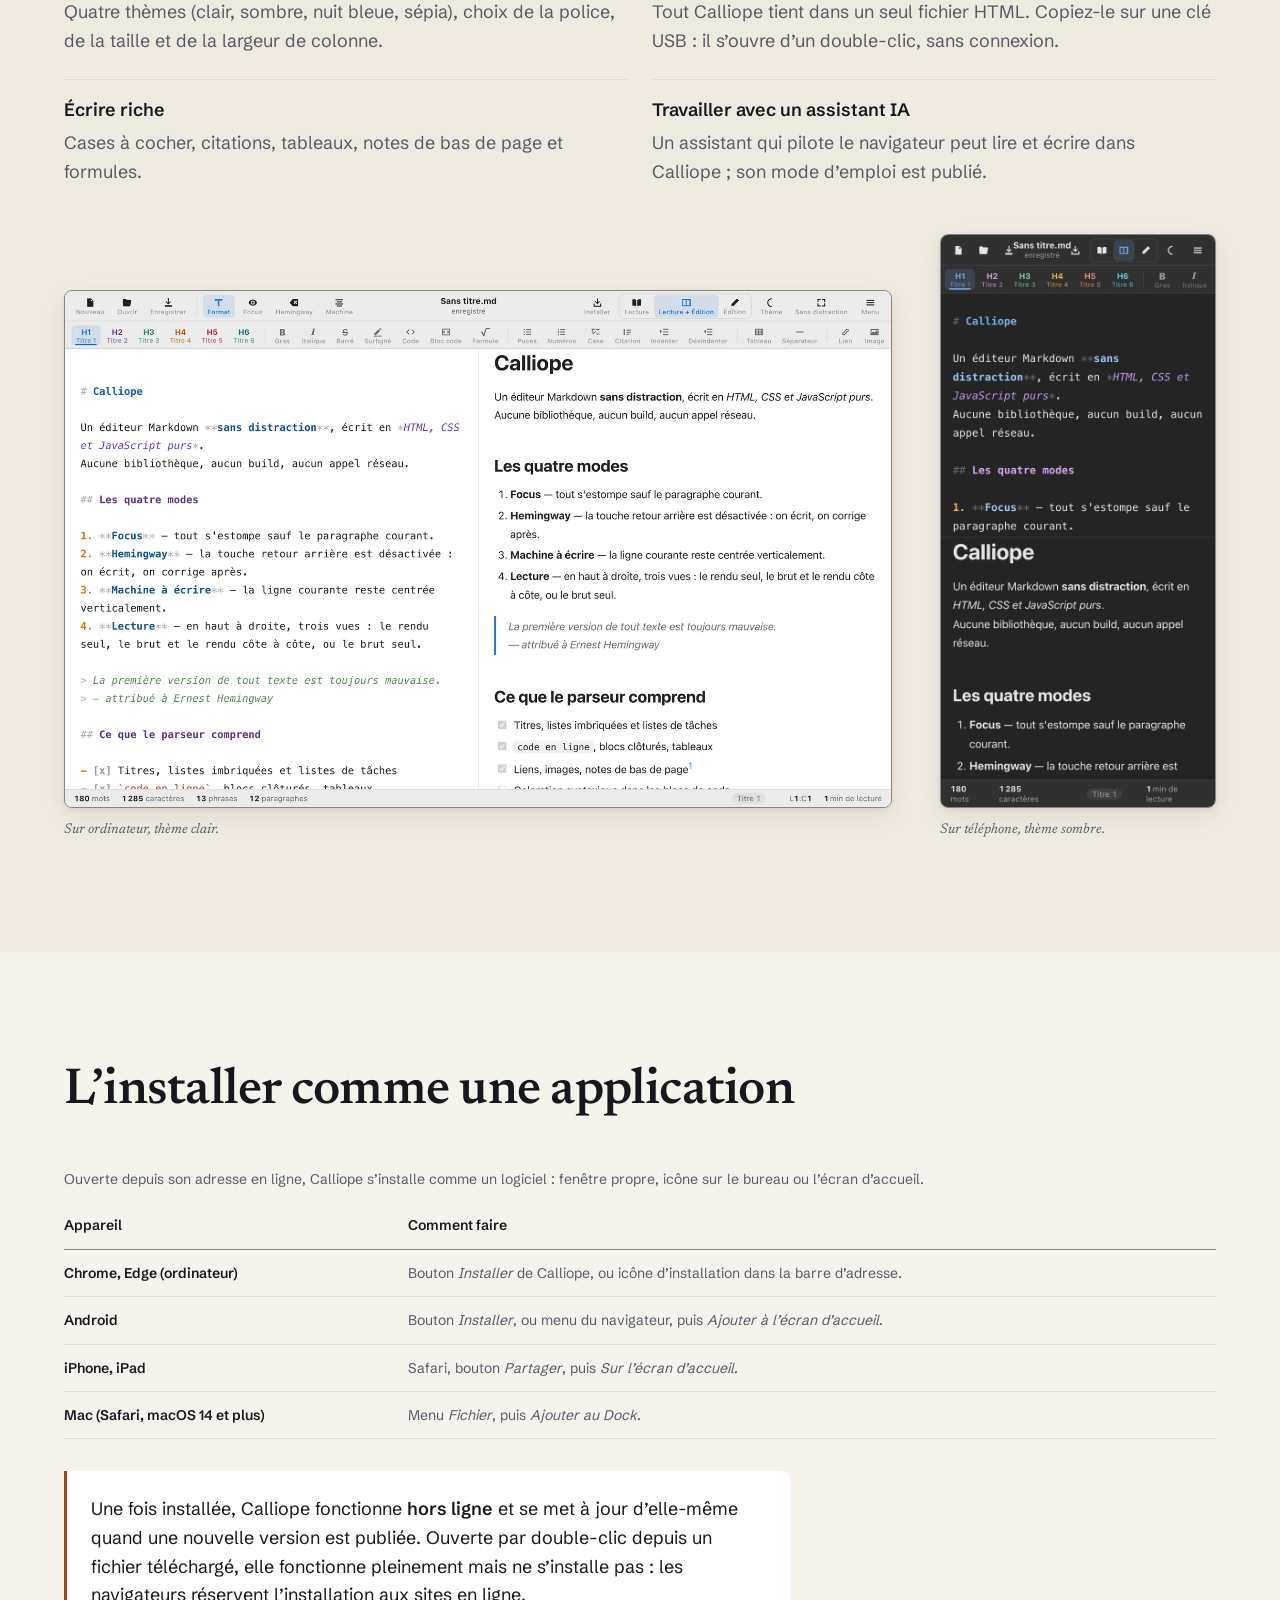
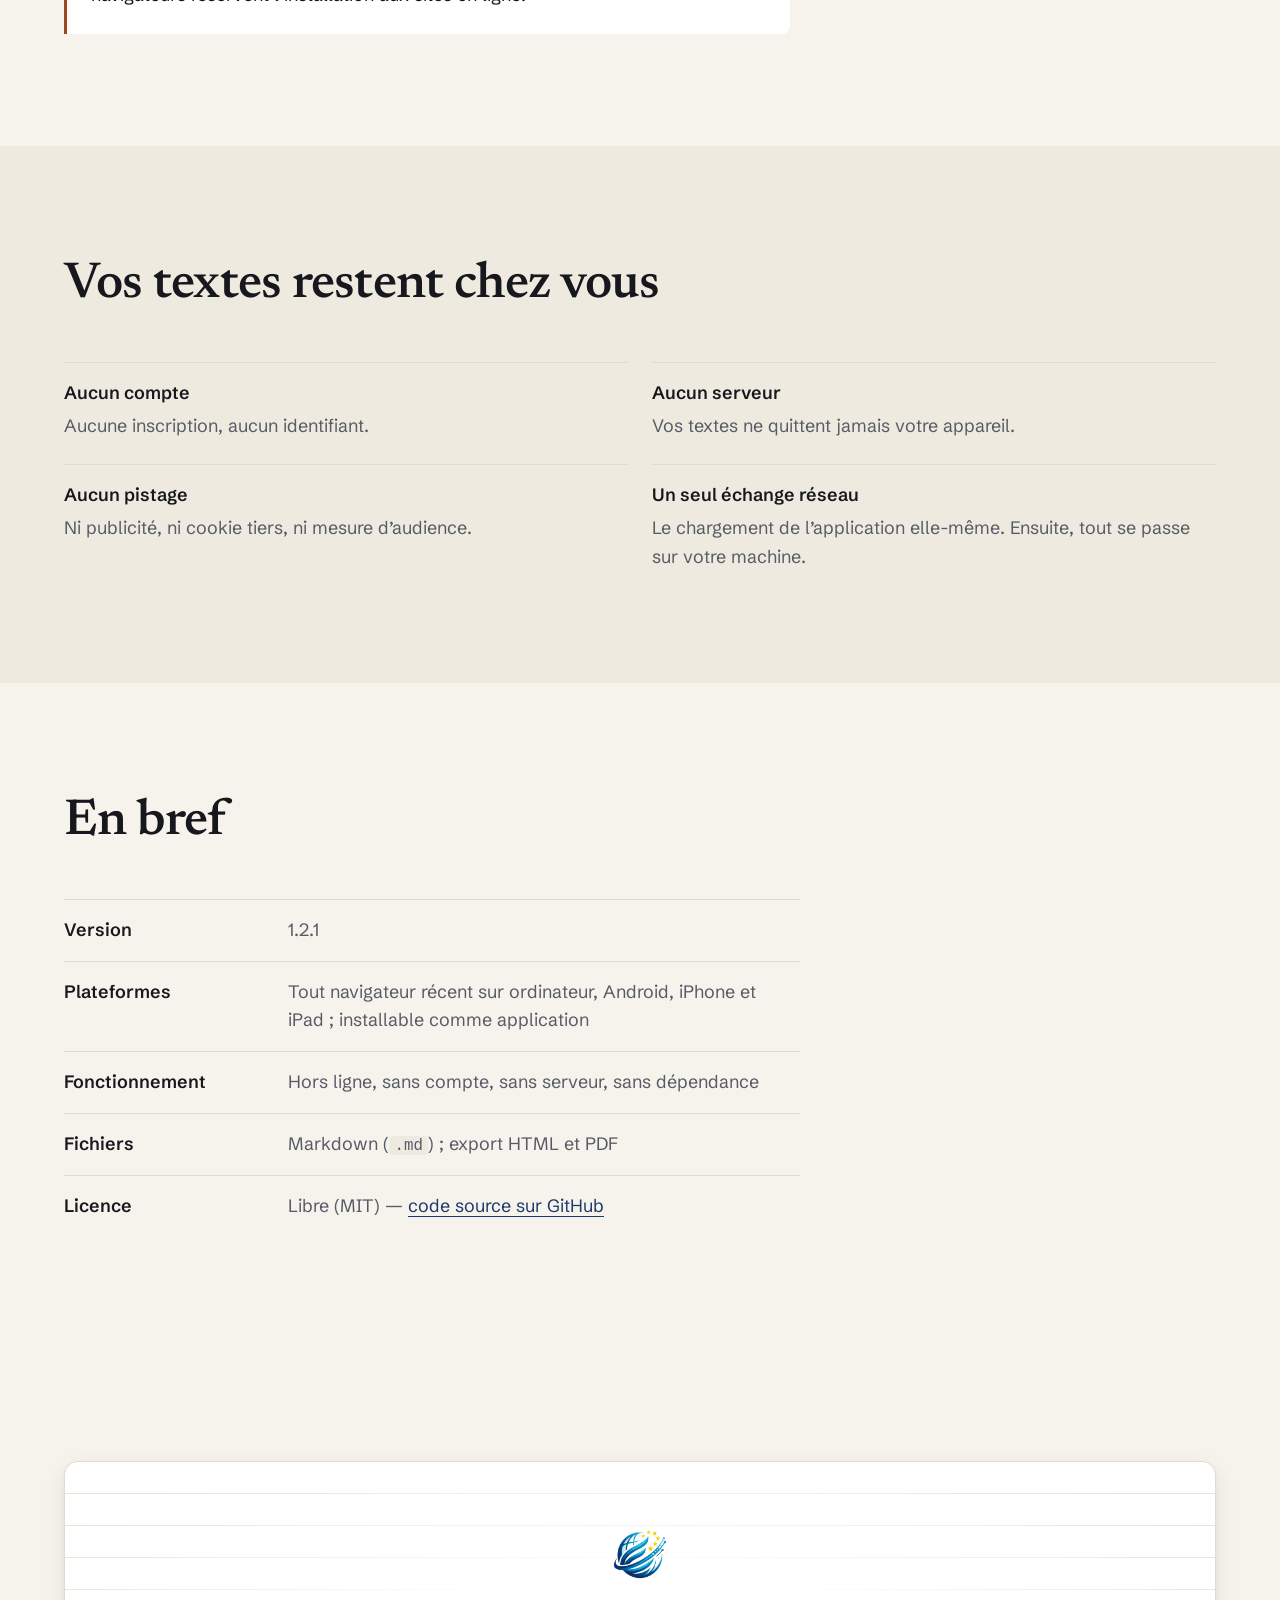
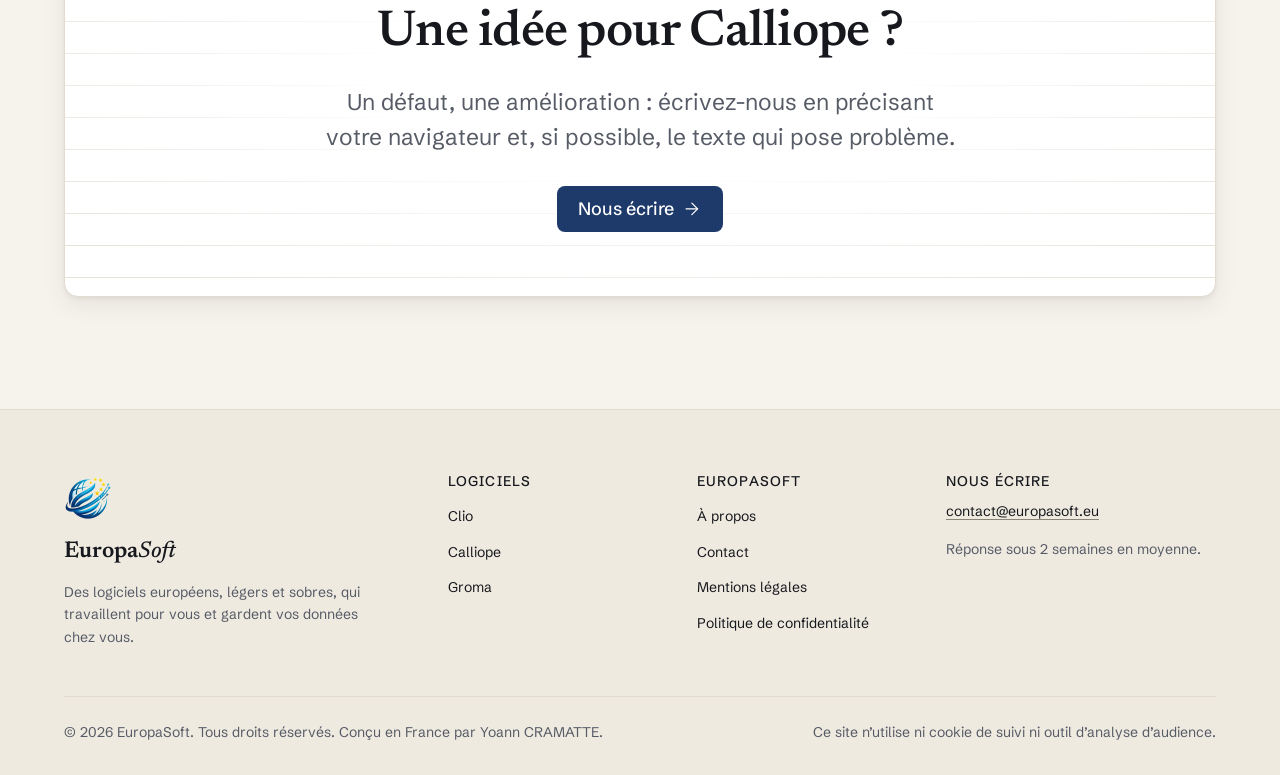
<file: calliope.html>
<!doctype html>
<html lang="fr">
<head>
<meta charset="utf-8">
<meta name="viewport" content="width=device-width, initial-scale=1, viewport-fit=cover">
<title>Calliope, l’éditeur Markdown sans distraction | EuropaSoft</title>
<meta name="description" content="Calliope est un éditeur Markdown sobre qui fonctionne dans le navigateur : trois vues, modes Focus et Hemingway, export HTML et PDF. Hors ligne, sans compte, libre (MIT).">
<link rel="canonical" href="https://europasoft.eu/calliope.html">
<meta name="theme-color" content="#F6F3EC" media="(prefers-color-scheme: light)">
<meta name="theme-color" content="#11141A" media="(prefers-color-scheme: dark)">
<meta name="color-scheme" content="light dark">
<meta property="og:type" content="website">
<meta property="og:site_name" content="EuropaSoft">
<meta property="og:locale" content="fr_FR">
<meta property="og:title" content="Calliope, l’éditeur Markdown sans distraction | EuropaSoft">
<meta property="og:description" content="Calliope est un éditeur Markdown sobre qui fonctionne dans le navigateur : trois vues, modes Focus et Hemingway, export HTML et PDF. Hors ligne, sans compte, libre (MIT).">
<meta property="og:url" content="https://europasoft.eu/calliope.html">
<meta property="og:image" content="https://europasoft.eu/assets/logo/og-image.png">
<meta property="og:image:width" content="1200">
<meta property="og:image:height" content="630">
<meta property="og:image:alt" content="Logo EuropaSoft">
<meta name="twitter:card" content="summary_large_image">
<link rel="icon" href="assets/logo/favicon-32.png" type="image/png" sizes="32x32">
<link rel="apple-touch-icon" href="assets/logo/apple-touch-icon.png">
<link rel="manifest" href="site.webmanifest">
<link rel="preload" href="assets/fonts/newsreader-var.woff2" as="font" type="font/woff2" crossorigin>
<link rel="stylesheet" href="css/style.css?v=0.1.9">
<script>document.documentElement.classList.add("js")</script>
<script src="js/appinfo.js?v=0.1.9" defer></script>
<script src="js/main.js?v=0.1.9" defer></script>
<script type="application/ld+json">
{
  "@context": "https://schema.org",
  "@type": "SoftwareApplication",
  "name": "Calliope",
  "description": "Calliope est un éditeur Markdown sobre qui fonctionne dans le navigateur : trois vues, modes Focus et Hemingway, export HTML et PDF. Hors ligne, sans compte, libre (MIT).",
  "applicationCategory": "ProductivityApplication",
  "operatingSystem": "Web",
  "url": "https://europasoft.eu/calliope.html",
  "inLanguage": "fr",
  "softwareVersion": "1.2.1",
  "screenshot": [
    "https://europasoft.eu/assets/captures/calliope-double.webp",
    "https://europasoft.eu/assets/captures/calliope-lecture.webp",
    "https://europasoft.eu/assets/captures/calliope-focus.webp"
  ],
  "publisher": {
    "@type": "Organization",
    "name": "EuropaSoft",
    "url": "https://europasoft.eu/"
  },
  "author": {
    "@type": "Person",
    "name": "Yoann CRAMATTE"
  },
  "license": "https://opensource.org/license/mit",
  "installUrl": "https://europasoft-eu.github.io/Calliope/Calliope.html"
}
</script>
</head><body>
<a class="skip-link" href="#contenu">Aller au contenu principal</a>

<header class="site-header">
  <div class="container site-header__bar">
    <a class="brand" href="index.html" aria-label="EuropaSoft, retour à l’accueil"><img class="brand__logo brand__logo--clair" src="assets/logo/europasoft-logo.webp" width="640" height="192" alt=""><img class="brand__logo brand__logo--sombre" src="assets/logo/europasoft-logo-sombre.webp" width="640" height="192" alt=""></a>
    <button class="menu-toggle" type="button" data-menu-toggle aria-controls="site-nav" aria-expanded="false" aria-label="Ouvrir le menu">
      <svg class="icon icon-open" viewBox="0 0 24 24" aria-hidden="true" focusable="false"><path d="M4 7h16M4 12h16M4 17h16"/></svg><svg class="icon icon-close" viewBox="0 0 24 24" aria-hidden="true" focusable="false"><path d="M18 6 6 18M6 6l12 12"/></svg><span aria-hidden="true">Menu</span>
    </button>
    <nav class="site-nav" id="site-nav" aria-label="Navigation principale">
      <ul>
        <li><a href="index.html">Accueil</a></li>
        <li><a href="produits.html" aria-current="page">Produits</a></li>
        <li><a href="a-propos.html">À propos</a></li>
        <li><a href="contact.html">Contact</a></li>
      </ul>
    </nav>
  </div>
</header>

<main id="contenu" tabindex="-1">

<section class="page-hero fiche-hero" aria-labelledby="page-titre">
  <div class="container">
    <p class="eyebrow"><a href="produits.html">Logiciels</a></p>
    <div class="fiche-hero__titre">
      <span class="app-icon app-icon--lg"><img src="assets/apps/calliope.svg" width="192" height="192" alt=""></span>
      <h1 id="page-titre">Calliope</h1>
    </div>
    <p class="product__subtitle">Écrire en Markdown, sans distraction</p>
    <p class="lead">Calliope est un éditeur de texte Markdown sobre qui fonctionne entièrement dans votre navigateur. Rien à télécharger, rien à inscrire : le lien ouvre l’éditeur et vous écrivez dans la seconde.</p>
    <div class="btn-row">
      <a class="btn btn--primary" href="https://europasoft-eu.github.io/Calliope/Calliope.html">Ouvrir Calliope <svg class="icon" viewBox="0 0 24 24" aria-hidden="true" focusable="false"><path d="M5 12h14"/><path d="m12 5 7 7-7 7"/></svg></a>
      <a class="btn btn--secondary" href="produits.html">Tous nos logiciels</a>
    </div>
    <ul class="fiche-faits" aria-label="En bref"><li>Hors ligne</li><li>Sans compte</li><li>Un seul fichier</li><li>Libre (MIT)</li><li>Version 1.2.1</li></ul>
  </div>
</section>
<section class="section" aria-label="Aperçu de Calliope">
  <div class="container">
    <figure class="capture">
  <img src="assets/captures/calliope-double.webp" width="1600" height="1000" alt="Calliope en vue double : le Markdown coloré à gauche, le document mis en forme à droite." decoding="async">
  <figcaption>La vue Lecture + Édition : le texte brut à gauche, le rendu à droite, défilement synchronisé.</figcaption>
</figure>
  </div>
</section>
<section class="section" aria-labelledby="comment-titre">
  <div class="container">
    <div class="section-head" data-reveal>
      <h2 id="comment-titre">Comment ça marche</h2>
    </div>
    <ol class="etapes" data-reveal>
      <li><strong>Ouvrez le lien.</strong> L’éditeur s’affiche aussitôt, sans installation ni inscription.</li>
      <li><strong>Écrivez en Markdown.</strong> La barre de mise en forme insère titres, gras, listes, tableaux, liens, images ou notes de bas de page ; chaque bouton indique son raccourci clavier. Une couleur distingue chaque niveau de titre.</li>
      <li><strong>Choisissez votre vue.</strong> <em>Lecture</em> affiche le document mis en forme, sans aucun signe Markdown. <em>Lecture + Édition</em> montre le texte brut et le rendu côte à côte. <em>Édition</em> garde le texte brut seul.</li>
      <li><strong>Choisissez votre façon d’écrire.</strong> <em>Focus</em> estompe tout sauf le paragraphe en cours, <em>Hemingway</em> désactive le retour arrière, <em>Machine à écrire</em> garde la ligne courante au centre de l’écran.</li>
      <li><strong>Enregistrez ou exportez.</strong> Ouvrez et enregistrez des fichiers <code>.md</code> ; sur Chrome et Edge, le fichier est réécrit en place. Exportez en page HTML autonome ou en PDF.</li>
    </ol>
    <div class="captures captures--2">
<figure class="capture">
  <img src="assets/captures/calliope-lecture.webp" width="1600" height="1000" alt="Calliope en vue Lecture, le document mis en forme seul." loading="lazy" decoding="async">
  <figcaption>La vue Lecture : le document fini, sans un seul signe Markdown.</figcaption>
</figure>
<figure class="capture">
  <img src="assets/captures/calliope-focus.webp" width="1600" height="1000" alt="Calliope en mode Focus, le texte autour du paragraphe courant estompé." loading="lazy" decoding="async">
  <figcaption>Le mode Focus : seul le paragraphe en cours reste net.</figcaption>
</figure>
    </div>
  </div>
</section>
<section class="section section--alt" aria-labelledby="fonctions-titre">
  <div class="container">
    <div class="section-head" data-reveal>
      <h2 id="fonctions-titre">Ce que vous pouvez faire</h2>
    </div>
    <ul class="feature-list feature-list--2" data-reveal>
      <li><strong>Écrire sans distraction</strong> Le mode plein écran (<kbd>F11</kbd>) ne laisse que le texte à l’écran.</li>
      <li><strong>Ne rien perdre</strong> Sauvegarde automatique locale : rien n’est perdu si l’onglet se ferme. La liste des documents récents vous ramène à votre travail.</li>
      <li><strong>Régler l’affichage</strong> Quatre thèmes (clair, sombre, nuit bleue, sépia), choix de la police, de la taille et de la largeur de colonne.</li>
      <li><strong>Emporter l’éditeur</strong> Tout Calliope tient dans un seul fichier HTML. Copiez-le sur une clé USB : il s’ouvre d’un double-clic, sans connexion.</li>
      <li><strong>Écrire riche</strong> Cases à cocher, citations, tableaux, notes de bas de page et formules.</li>
      <li><strong>Travailler avec un assistant IA</strong> Un assistant qui pilote le navigateur peut lire et écrire dans Calliope ; son mode d’emploi est publié.</li>
    </ul>
    <div class="captures captures--large-etroite">
<figure class="capture">
  <img src="assets/captures/calliope-double.webp" width="1600" height="1000" alt="Calliope sur grand écran, thème clair." loading="lazy" decoding="async">
  <figcaption>Sur ordinateur, thème clair.</figcaption>
</figure>
<figure class="capture capture--etroite">
  <img src="assets/captures/calliope-mobile.webp" width="600" height="1252" alt="Calliope sur un écran de téléphone, thème sombre." loading="lazy" decoding="async">
  <figcaption>Sur téléphone, thème sombre.</figcaption>
</figure>
    </div>
  </div>
</section>
<section class="section" aria-labelledby="installer-titre">
  <div class="container">
    <div class="section-head" data-reveal>
      <h2 id="installer-titre">L’installer comme une application</h2>
    </div>
    <div class="tableau-defile" data-reveal>
      <table class="tableau">
        <caption>Ouverte depuis son adresse en ligne, Calliope s’installe comme un logiciel : fenêtre propre, icône sur le bureau ou l’écran d’accueil.</caption>
        <thead><tr><th scope="col">Appareil</th><th scope="col">Comment faire</th></tr></thead>
        <tbody>
          <tr><th scope="row">Chrome, Edge (ordinateur)</th><td>Bouton <em>Installer</em> de Calliope, ou icône d’installation dans la barre d’adresse.</td></tr>
          <tr><th scope="row">Android</th><td>Bouton <em>Installer</em>, ou menu du navigateur, puis <em>Ajouter à l’écran d’accueil</em>.</td></tr>
          <tr><th scope="row">iPhone, iPad</th><td>Safari, bouton <em>Partager</em>, puis <em>Sur l’écran d’accueil</em>.</td></tr>
          <tr><th scope="row">Mac (Safari, macOS 14 et plus)</th><td>Menu <em>Fichier</em>, puis <em>Ajouter au Dock</em>.</td></tr>
        </tbody>
      </table>
    </div>
    <p class="encart" data-reveal>Une fois installée, Calliope fonctionne <strong>hors ligne</strong> et se met à jour d’elle-même quand une nouvelle version est publiée. Ouverte par double-clic depuis un fichier téléchargé, elle fonctionne pleinement mais ne s’installe pas : les navigateurs réservent l’installation aux sites en ligne.</p>
  </div>
</section>
<section class="section section--alt" aria-labelledby="donnees-titre">
  <div class="container">
    <div class="section-head" data-reveal>
      <h2 id="donnees-titre">Vos textes restent chez vous</h2>
    </div>
    <ul class="feature-list feature-list--2" data-reveal>
      <li><strong>Aucun compte</strong> Aucune inscription, aucun identifiant.</li>
      <li><strong>Aucun serveur</strong> Vos textes ne quittent jamais votre appareil.</li>
      <li><strong>Aucun pistage</strong> Ni publicité, ni cookie tiers, ni mesure d’audience.</li>
      <li><strong>Un seul échange réseau</strong> Le chargement de l’application elle-même. Ensuite, tout se passe sur votre machine.</li>
    </ul>
  </div>
</section>
<section class="section" aria-labelledby="tech-titre">
  <div class="container">
    <div class="section-head" data-reveal>
      <h2 id="tech-titre">En bref</h2>
    </div>
    <dl class="fiche-tech" data-reveal>
      <div><dt>Version</dt><dd>1.2.1</dd></div>
      <div><dt>Plateformes</dt><dd>Tout navigateur récent sur ordinateur, Android, iPhone et iPad ; installable comme application</dd></div>
      <div><dt>Fonctionnement</dt><dd>Hors ligne, sans compte, sans serveur, sans dépendance</dd></div>
      <div><dt>Fichiers</dt><dd>Markdown (<code>.md</code>) ; export HTML et PDF</dd></div>
      <div><dt>Licence</dt><dd>Libre (MIT) — <a href="https://github.com/EuropaSoft-eu/Calliope">code source sur GitHub</a></dd></div>
    </dl>
  </div>
</section>
<section class="cta-band" aria-labelledby="cta-titre">
  <div class="container">
    <div class="cta-panel" data-reveal>
      <img class="monogram" src="assets/logo/europasoft-symbole.webp" width="192" height="192" alt="" loading="lazy">
      <h2 id="cta-titre">Une idée pour Calliope ?</h2>
      <p>Un défaut, une amélioration : écrivez-nous en précisant votre navigateur et, si possible, le texte qui pose problème.</p>
      <div class="btn-row">
        <a class="btn btn--primary" href="contact.html">Nous écrire <svg class="icon" viewBox="0 0 24 24" aria-hidden="true" focusable="false"><path d="M5 12h14"/><path d="m12 5 7 7-7 7"/></svg></a>
      </div>
    </div>
  </div>
</section>
</main>

<footer class="site-footer">
  <div class="container">
    <div class="footer-grid">
      <div class="footer-brand">
        <img class="monogram" src="assets/logo/europasoft-symbole.webp" width="192" height="192" alt="" loading="lazy">
        <p class="footer-brand__name">Europa<em>Soft</em></p>
        <p>Des logiciels européens, légers et sobres, qui travaillent pour vous et gardent vos données chez vous.</p>
      </div>
      <nav aria-labelledby="f-logiciels">
        <h2 class="footer-title" id="f-logiciels">Logiciels</h2>
        <ul class="footer-list">
            <li><a href="clio.html">Clio</a></li>
            <li><a href="calliope.html">Calliope</a></li>
            <li><a href="groma.html">Groma</a></li>
        </ul>
      </nav>
      <nav aria-labelledby="f-societe">
        <h2 class="footer-title" id="f-societe">EuropaSoft</h2>
        <ul class="footer-list">
          <li><a href="a-propos.html">À propos</a></li>
          <li><a href="contact.html">Contact</a></li>
          <li><a href="mentions-legales.html">Mentions légales</a></li>
          <li><a href="mentions-legales.html#confidentialite">Politique de confidentialité</a></li>
        </ul>
      </nav>
      <div>
        <h2 class="footer-title">Nous écrire</h2>
        <p><a href="mailto:contact@europasoft.eu" data-appinfo="contact">contact@europasoft.eu</a></p>
        <p>Réponse sous 2 semaines en moyenne.</p>
      </div>
    </div>
    <div class="footer-bottom">
      <p><span data-appinfo="copyright">© 2026 EuropaSoft. Tous droits réservés.</span> Conçu en France par <span data-appinfo="developer">Yoann CRAMATTE</span>.</p>
      <p>Ce site n’utilise ni cookie de suivi ni outil d’analyse d’audience.</p>
    </div>
  </div>
</footer>
</body>
</html>
</file>
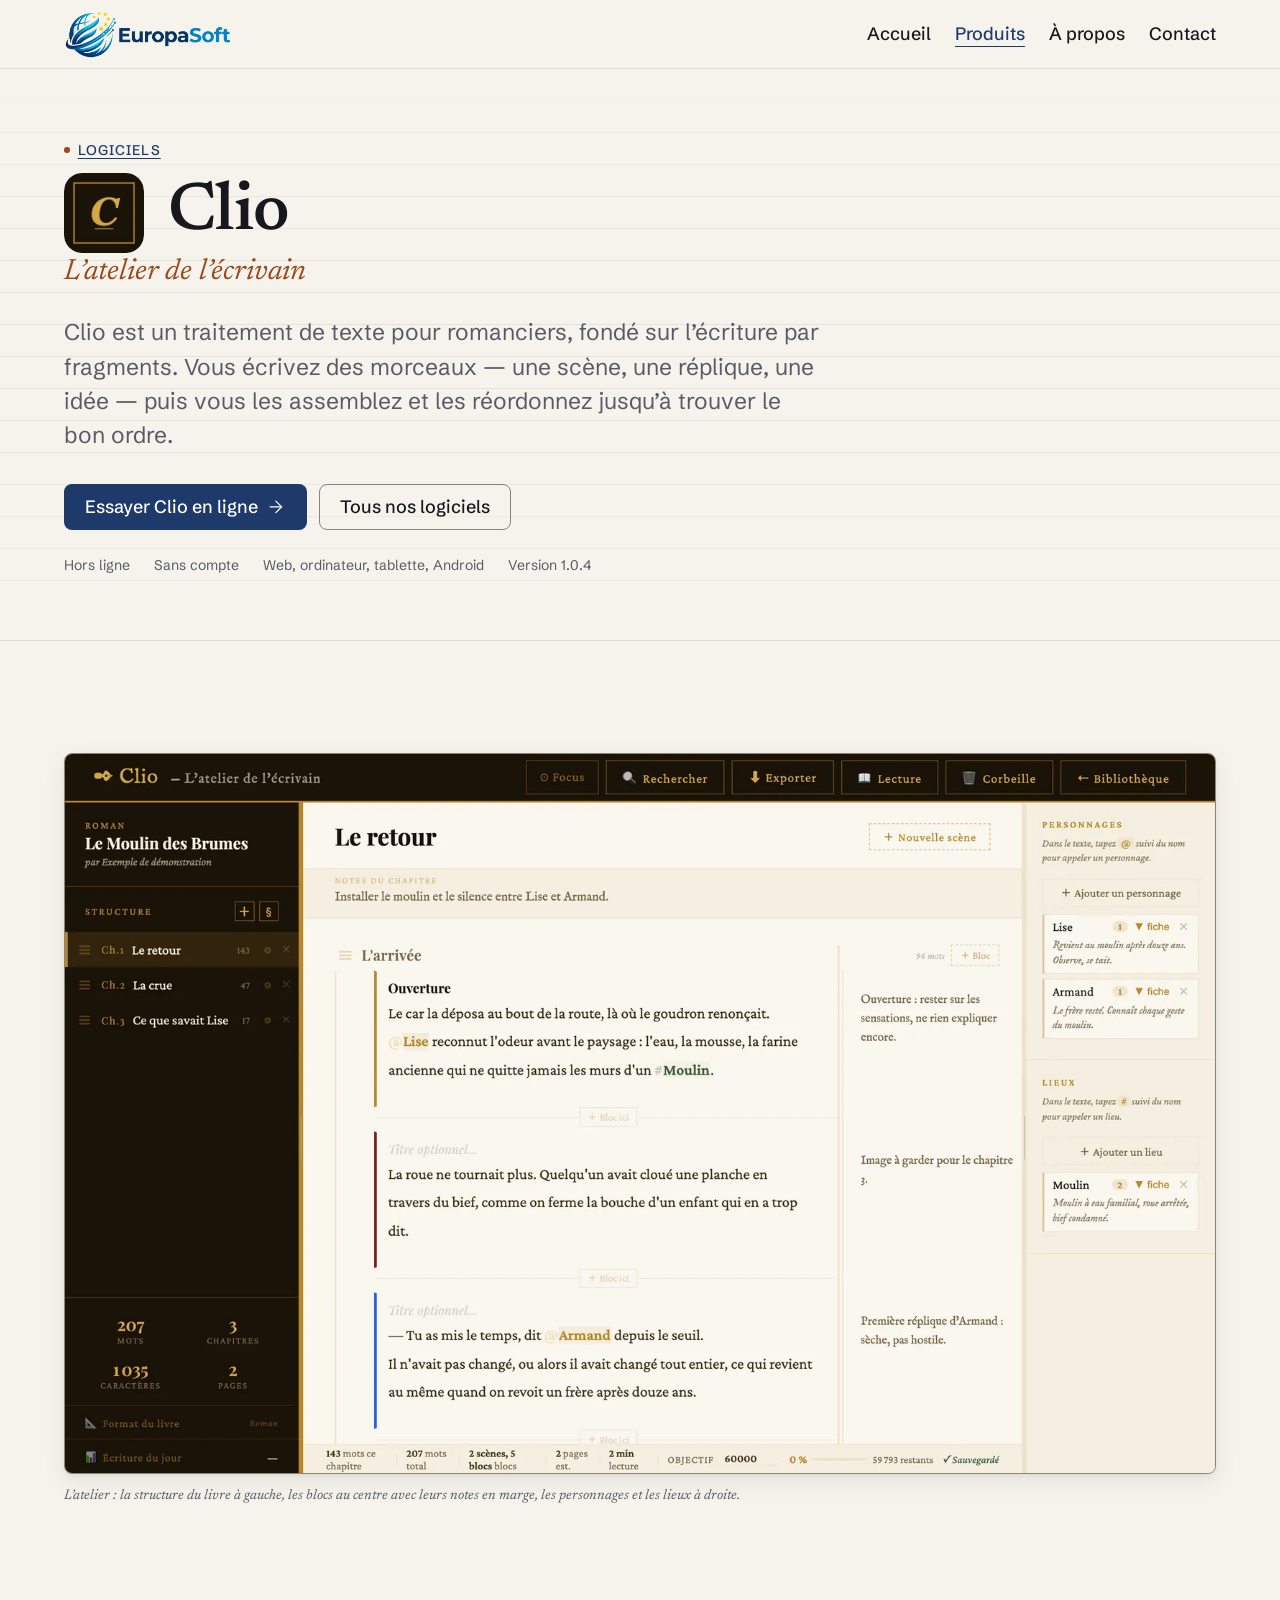
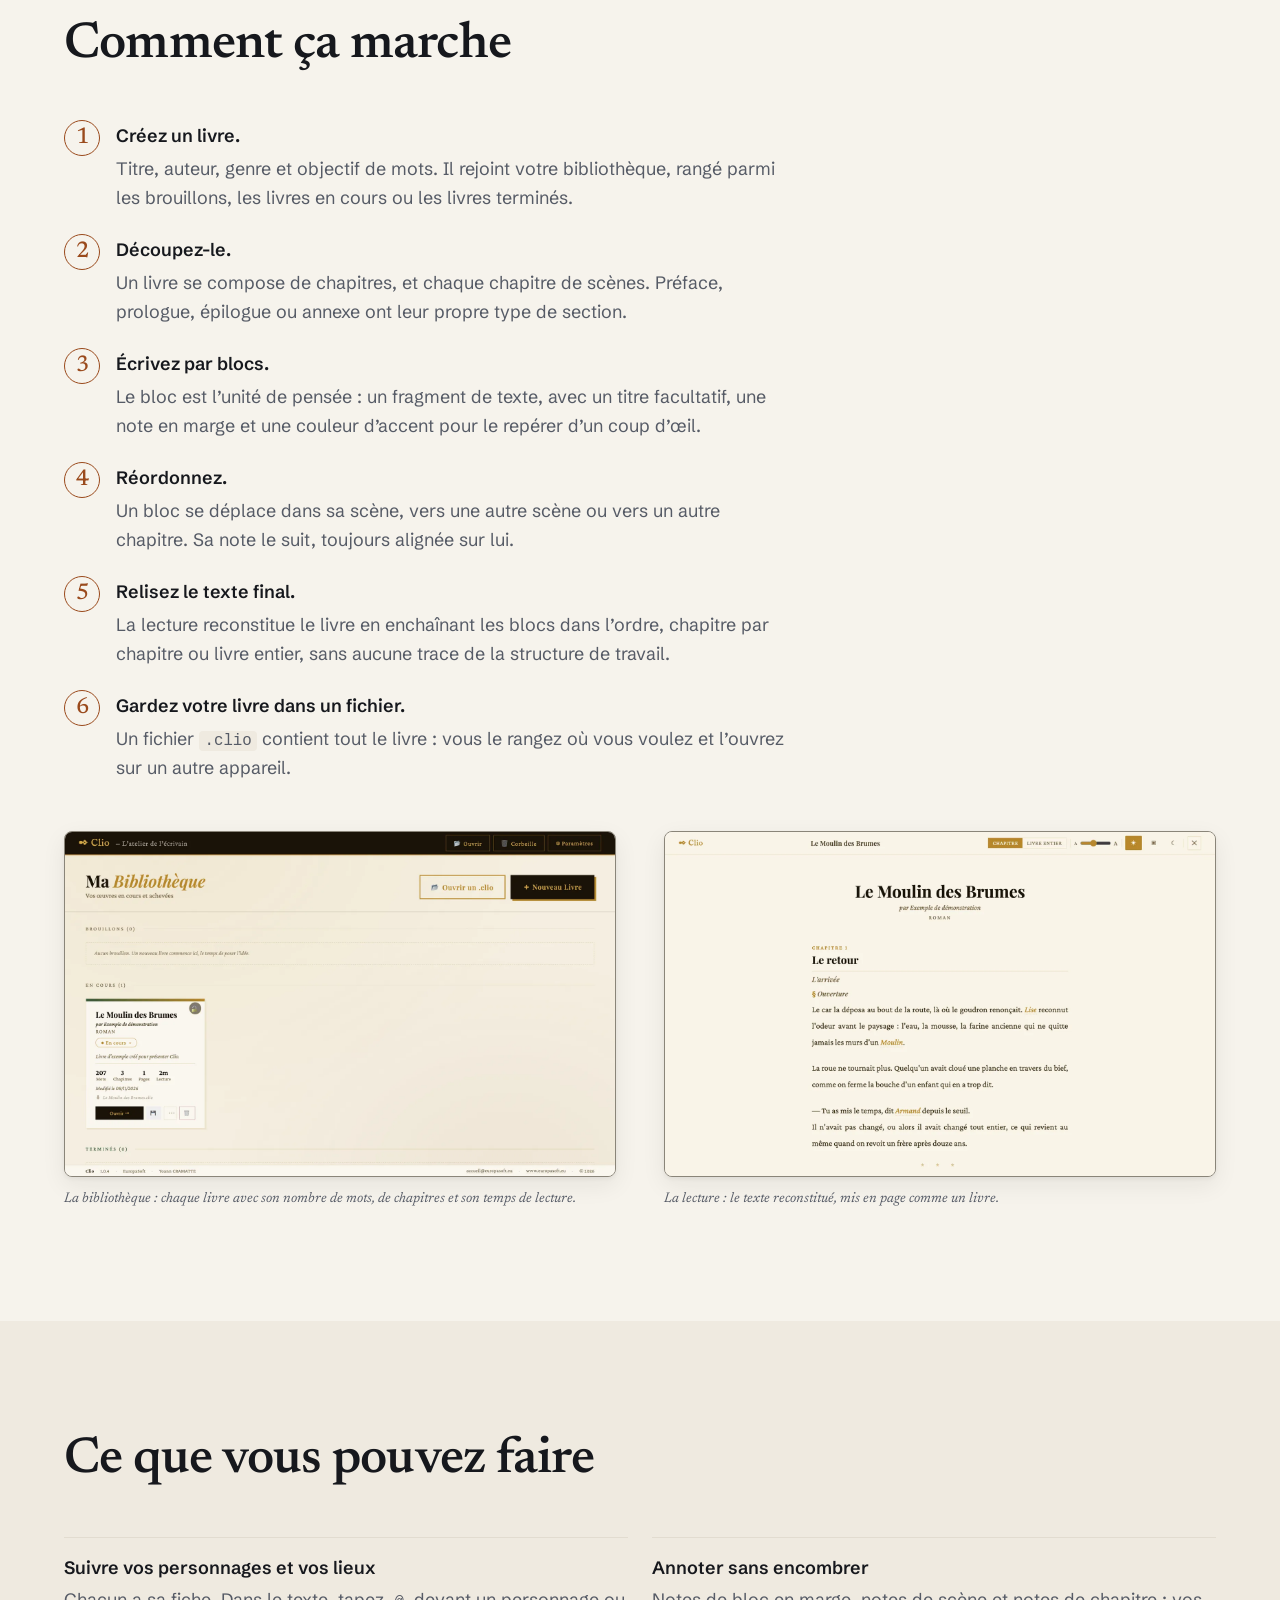
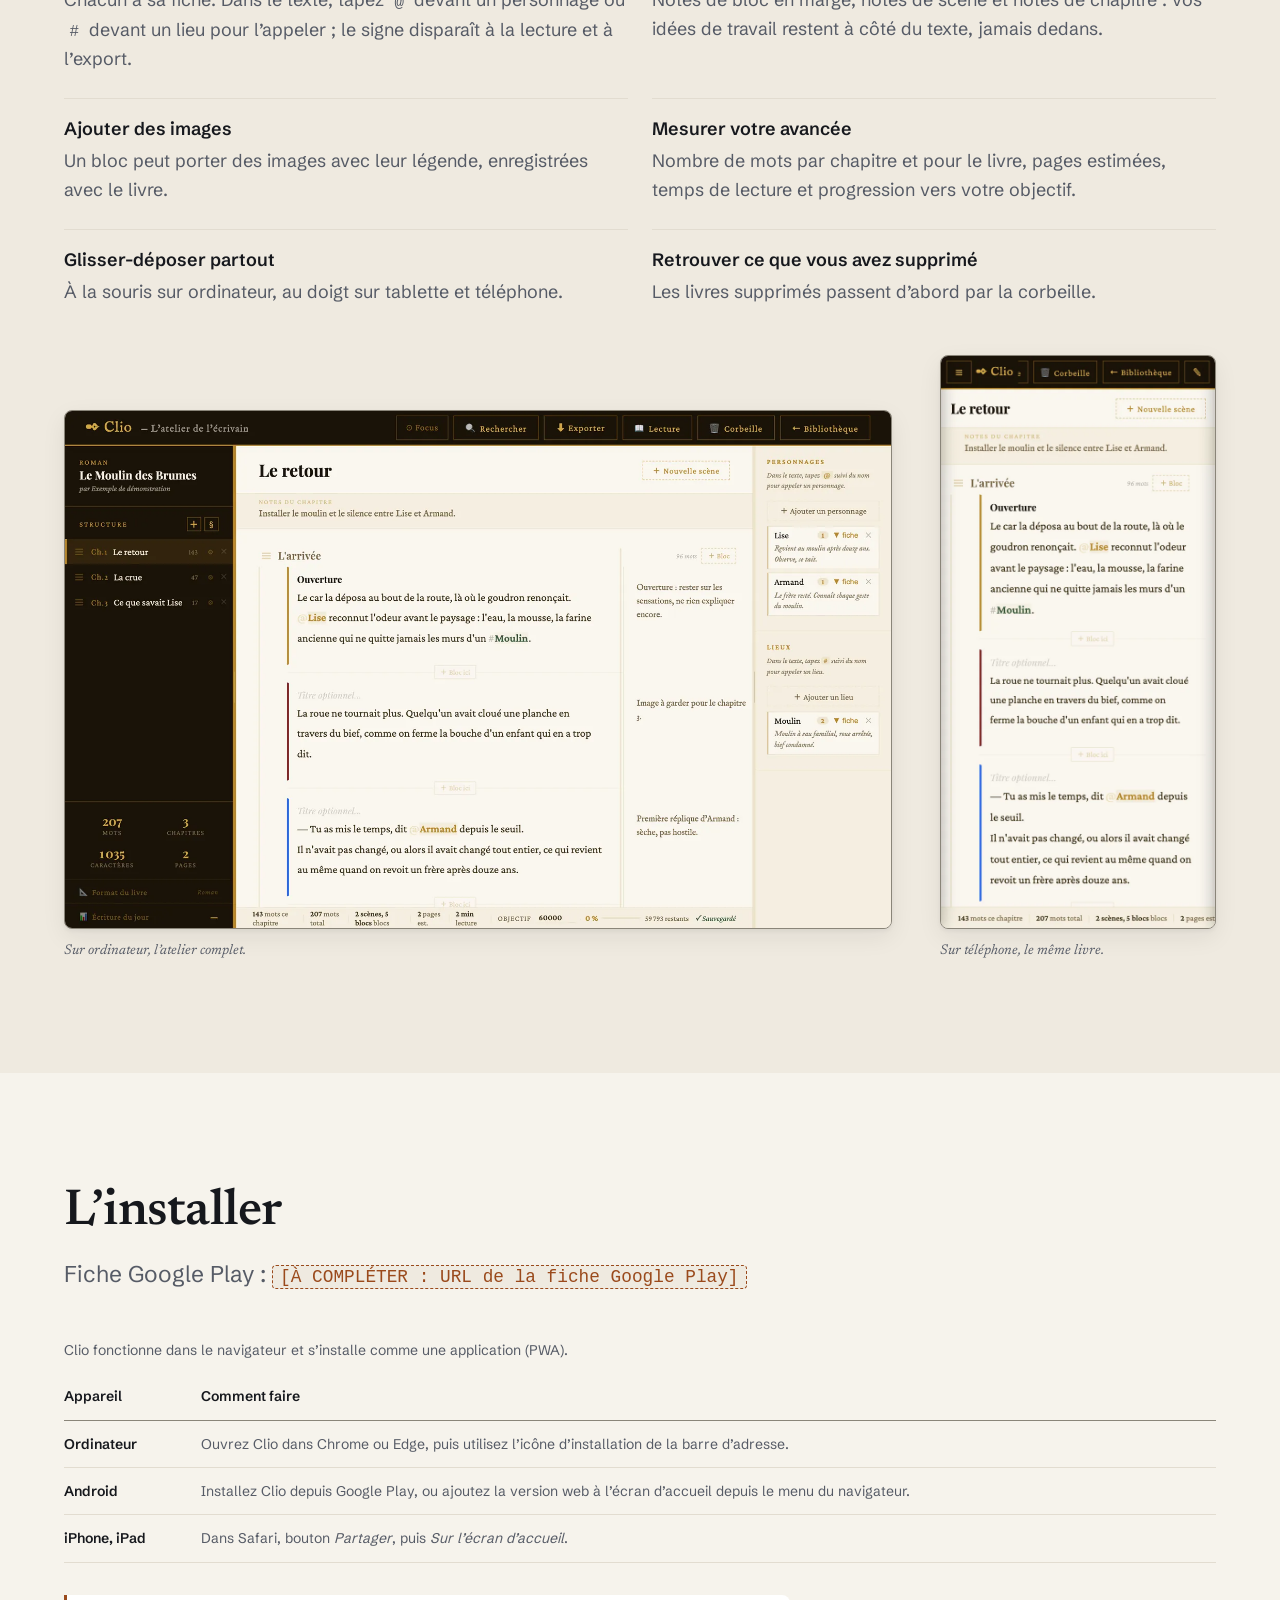
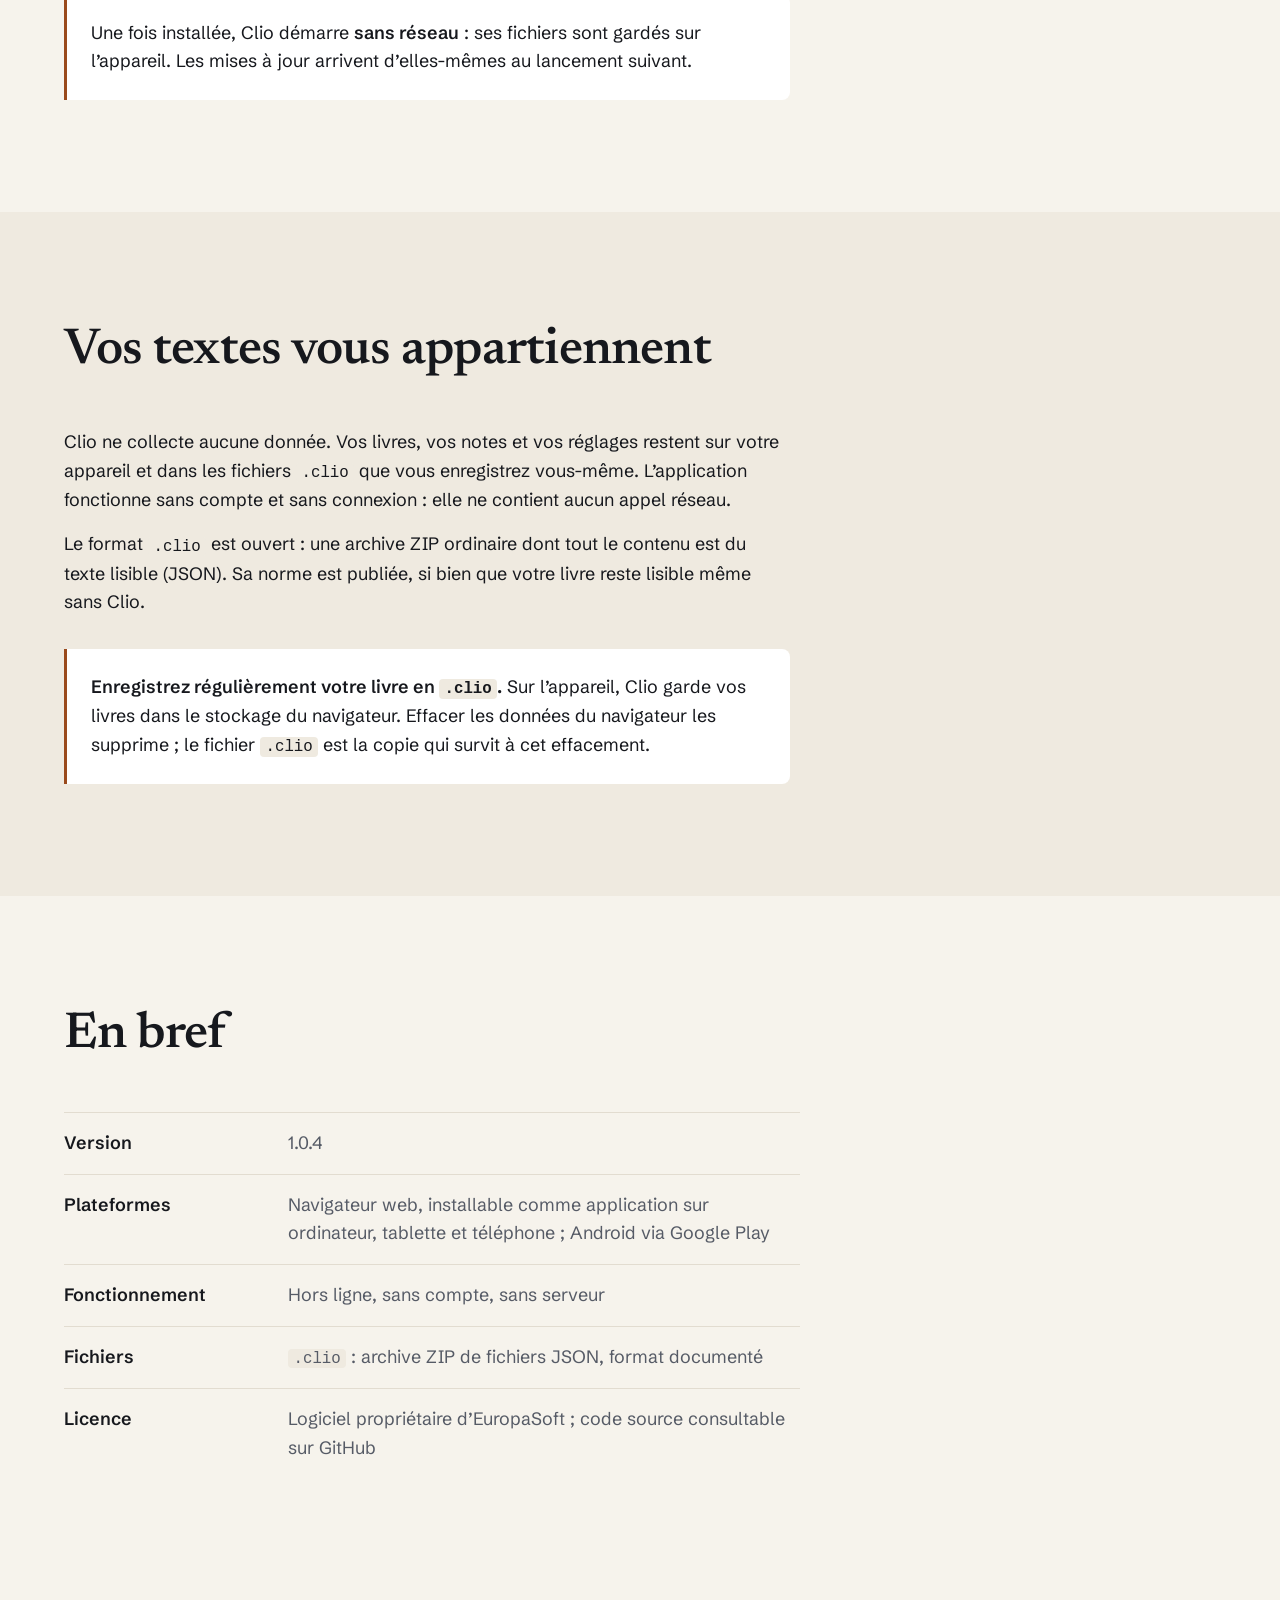
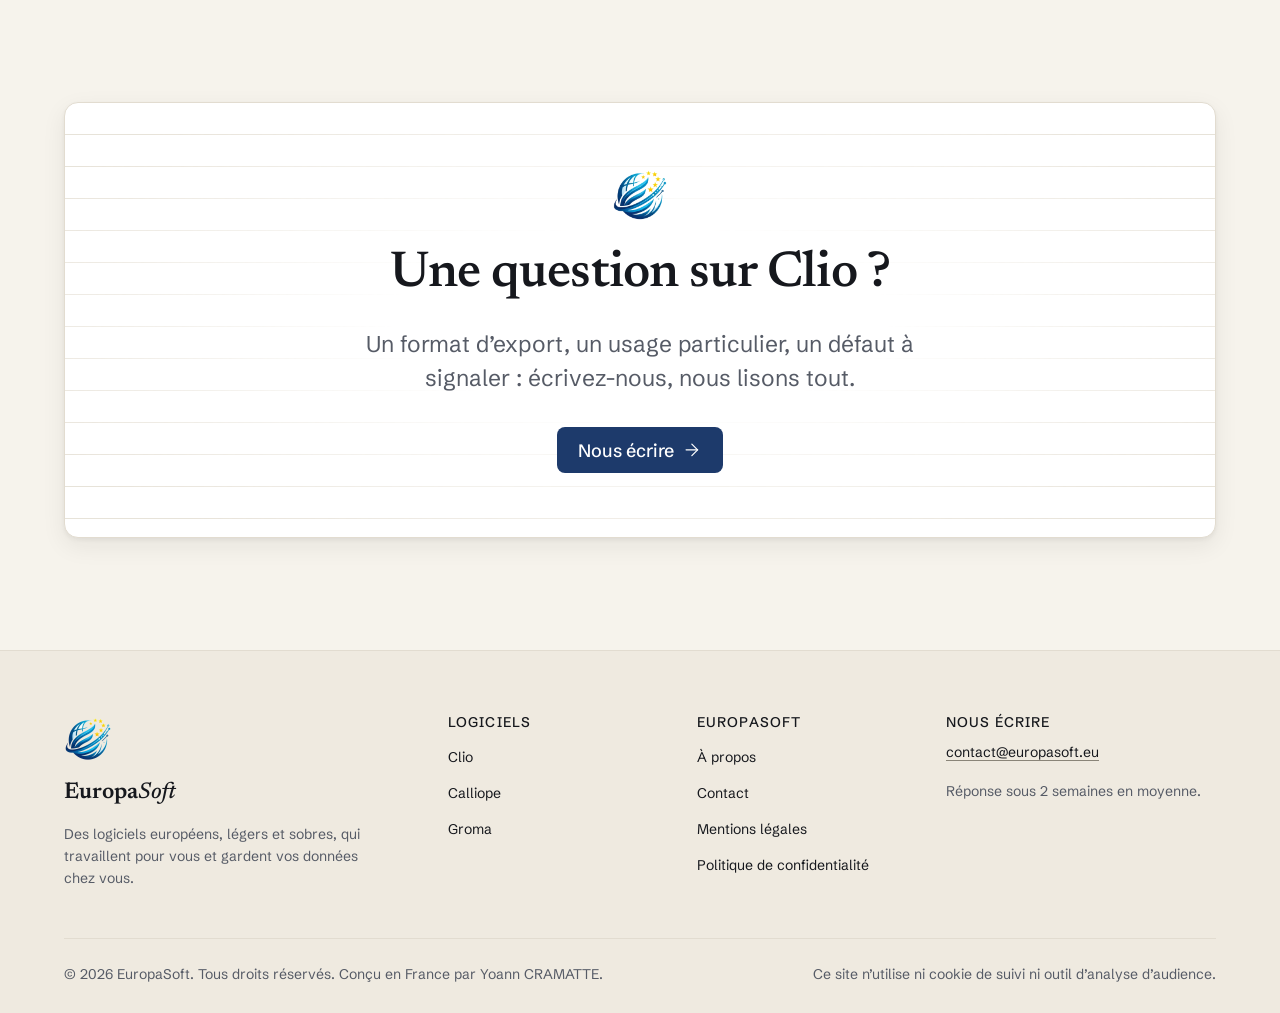
<file: clio.html>
<!doctype html>
<html lang="fr">
<head>
<meta charset="utf-8">
<meta name="viewport" content="width=device-width, initial-scale=1, viewport-fit=cover">
<title>Clio, l’atelier de l’écrivain : écrire un roman par fragments | EuropaSoft</title>
<meta name="description" content="Clio est un traitement de texte pour romanciers : écrivez par blocs, réordonnez chapitres et scènes, gardez vos notes en marge. Hors ligne, sans compte, vos textes restent chez vous.">
<link rel="canonical" href="https://europasoft.eu/clio.html">
<meta name="theme-color" content="#F6F3EC" media="(prefers-color-scheme: light)">
<meta name="theme-color" content="#11141A" media="(prefers-color-scheme: dark)">
<meta name="color-scheme" content="light dark">
<meta property="og:type" content="website">
<meta property="og:site_name" content="EuropaSoft">
<meta property="og:locale" content="fr_FR">
<meta property="og:title" content="Clio, l’atelier de l’écrivain : écrire un roman par fragments | EuropaSoft">
<meta property="og:description" content="Clio est un traitement de texte pour romanciers : écrivez par blocs, réordonnez chapitres et scènes, gardez vos notes en marge. Hors ligne, sans compte, vos textes restent chez vous.">
<meta property="og:url" content="https://europasoft.eu/clio.html">
<meta property="og:image" content="https://europasoft.eu/assets/logo/og-image.png">
<meta property="og:image:width" content="1200">
<meta property="og:image:height" content="630">
<meta property="og:image:alt" content="Logo EuropaSoft">
<meta name="twitter:card" content="summary_large_image">
<link rel="icon" href="assets/logo/favicon-32.png" type="image/png" sizes="32x32">
<link rel="apple-touch-icon" href="assets/logo/apple-touch-icon.png">
<link rel="manifest" href="site.webmanifest">
<link rel="preload" href="assets/fonts/newsreader-var.woff2" as="font" type="font/woff2" crossorigin>
<link rel="stylesheet" href="css/style.css?v=0.1.9">
<script>document.documentElement.classList.add("js")</script>
<script src="js/appinfo.js?v=0.1.9" defer></script>
<script src="js/main.js?v=0.1.9" defer></script>
<script type="application/ld+json">
{
  "@context": "https://schema.org",
  "@type": "SoftwareApplication",
  "name": "Clio",
  "description": "Clio est un traitement de texte pour romanciers : écrivez par blocs, réordonnez chapitres et scènes, gardez vos notes en marge. Hors ligne, sans compte, vos textes restent chez vous.",
  "applicationCategory": "ProductivityApplication",
  "operatingSystem": "Web, Android",
  "url": "https://europasoft.eu/clio.html",
  "inLanguage": "fr",
  "softwareVersion": "1.0.4",
  "screenshot": [
    "https://europasoft.eu/assets/captures/clio-atelier.webp",
    "https://europasoft.eu/assets/captures/clio-bibliotheque.webp",
    "https://europasoft.eu/assets/captures/clio-lecture.webp"
  ],
  "publisher": {
    "@type": "Organization",
    "name": "EuropaSoft",
    "url": "https://europasoft.eu/"
  },
  "author": {
    "@type": "Person",
    "name": "Yoann CRAMATTE"
  },
  "installUrl": "https://europasoft-eu.github.io/Clio/"
}
</script>
</head><body>
<a class="skip-link" href="#contenu">Aller au contenu principal</a>

<header class="site-header">
  <div class="container site-header__bar">
    <a class="brand" href="index.html" aria-label="EuropaSoft, retour à l’accueil"><img class="brand__logo brand__logo--clair" src="assets/logo/europasoft-logo.webp" width="640" height="192" alt=""><img class="brand__logo brand__logo--sombre" src="assets/logo/europasoft-logo-sombre.webp" width="640" height="192" alt=""></a>
    <button class="menu-toggle" type="button" data-menu-toggle aria-controls="site-nav" aria-expanded="false" aria-label="Ouvrir le menu">
      <svg class="icon icon-open" viewBox="0 0 24 24" aria-hidden="true" focusable="false"><path d="M4 7h16M4 12h16M4 17h16"/></svg><svg class="icon icon-close" viewBox="0 0 24 24" aria-hidden="true" focusable="false"><path d="M18 6 6 18M6 6l12 12"/></svg><span aria-hidden="true">Menu</span>
    </button>
    <nav class="site-nav" id="site-nav" aria-label="Navigation principale">
      <ul>
        <li><a href="index.html">Accueil</a></li>
        <li><a href="produits.html" aria-current="page">Produits</a></li>
        <li><a href="a-propos.html">À propos</a></li>
        <li><a href="contact.html">Contact</a></li>
      </ul>
    </nav>
  </div>
</header>

<main id="contenu" tabindex="-1">

<section class="page-hero fiche-hero" aria-labelledby="page-titre">
  <div class="container">
    <p class="eyebrow"><a href="produits.html">Logiciels</a></p>
    <div class="fiche-hero__titre">
      <span class="app-icon app-icon--lg"><img src="assets/apps/clio.webp" width="192" height="192" alt=""></span>
      <h1 id="page-titre">Clio</h1>
    </div>
    <p class="product__subtitle">L’atelier de l’écrivain</p>
    <p class="lead">Clio est un traitement de texte pour romanciers, fondé sur l’écriture par fragments. Vous écrivez des morceaux — une scène, une réplique, une idée — puis vous les assemblez et les réordonnez jusqu’à trouver le bon ordre.</p>
    <div class="btn-row">
      <a class="btn btn--primary" href="https://europasoft-eu.github.io/Clio/">Essayer Clio en ligne <svg class="icon" viewBox="0 0 24 24" aria-hidden="true" focusable="false"><path d="M5 12h14"/><path d="m12 5 7 7-7 7"/></svg></a>
      <a class="btn btn--secondary" href="produits.html">Tous nos logiciels</a>
    </div>
    <ul class="fiche-faits" aria-label="En bref"><li>Hors ligne</li><li>Sans compte</li><li>Web, ordinateur, tablette, Android</li><li>Version 1.0.4</li></ul>
  </div>
</section>
<section class="section" aria-label="Aperçu de Clio">
  <div class="container">
    <figure class="capture">
  <img src="assets/captures/clio-atelier.webp" width="1600" height="1000" alt="L’atelier de Clio : liste des chapitres, blocs de texte avec leur couleur d’accent, notes en marge, fiches de personnages et de lieux." decoding="async">
  <figcaption>L’atelier : la structure du livre à gauche, les blocs au centre avec leurs notes en marge, les personnages et les lieux à droite.</figcaption>
</figure>
  </div>
</section>
<section class="section" aria-labelledby="comment-titre">
  <div class="container">
    <div class="section-head" data-reveal>
      <h2 id="comment-titre">Comment ça marche</h2>
    </div>
    <ol class="etapes" data-reveal>
      <li><strong>Créez un livre.</strong> Titre, auteur, genre et objectif de mots. Il rejoint votre bibliothèque, rangé parmi les brouillons, les livres en cours ou les livres terminés.</li>
      <li><strong>Découpez-le.</strong> Un livre se compose de chapitres, et chaque chapitre de scènes. Préface, prologue, épilogue ou annexe ont leur propre type de section.</li>
      <li><strong>Écrivez par blocs.</strong> Le bloc est l’unité de pensée : un fragment de texte, avec un titre facultatif, une note en marge et une couleur d’accent pour le repérer d’un coup d’œil.</li>
      <li><strong>Réordonnez.</strong> Un bloc se déplace dans sa scène, vers une autre scène ou vers un autre chapitre. Sa note le suit, toujours alignée sur lui.</li>
      <li><strong>Relisez le texte final.</strong> La lecture reconstitue le livre en enchaînant les blocs dans l’ordre, chapitre par chapitre ou livre entier, sans aucune trace de la structure de travail.</li>
      <li><strong>Gardez votre livre dans un fichier.</strong> Un fichier <code>.clio</code> contient tout le livre : vous le rangez où vous voulez et l’ouvrez sur un autre appareil.</li>
    </ol>
    <div class="captures captures--2">
<figure class="capture">
  <img src="assets/captures/clio-bibliotheque.webp" width="1600" height="1000" alt="La bibliothèque de Clio, avec la fiche d’un livre en cours." loading="lazy" decoding="async">
  <figcaption>La bibliothèque : chaque livre avec son nombre de mots, de chapitres et son temps de lecture.</figcaption>
</figure>
<figure class="capture">
  <img src="assets/captures/clio-lecture.webp" width="1600" height="1000" alt="Le mode lecture de Clio, qui affiche le chapitre comme une page de livre." loading="lazy" decoding="async">
  <figcaption>La lecture : le texte reconstitué, mis en page comme un livre.</figcaption>
</figure>
    </div>
  </div>
</section>
<section class="section section--alt" aria-labelledby="fonctions-titre">
  <div class="container">
    <div class="section-head" data-reveal>
      <h2 id="fonctions-titre">Ce que vous pouvez faire</h2>
    </div>
    <ul class="feature-list feature-list--2" data-reveal>
      <li><strong>Suivre vos personnages et vos lieux</strong> Chacun a sa fiche. Dans le texte, tapez <code>@</code> devant un personnage ou <code>#</code> devant un lieu pour l’appeler ; le signe disparaît à la lecture et à l’export.</li>
      <li><strong>Annoter sans encombrer</strong> Notes de bloc en marge, notes de scène et notes de chapitre : vos idées de travail restent à côté du texte, jamais dedans.</li>
      <li><strong>Ajouter des images</strong> Un bloc peut porter des images avec leur légende, enregistrées avec le livre.</li>
      <li><strong>Mesurer votre avancée</strong> Nombre de mots par chapitre et pour le livre, pages estimées, temps de lecture et progression vers votre objectif.</li>
      <li><strong>Glisser-déposer partout</strong> À la souris sur ordinateur, au doigt sur tablette et téléphone.</li>
      <li><strong>Retrouver ce que vous avez supprimé</strong> Les livres supprimés passent d’abord par la corbeille.</li>
    </ul>
    <div class="captures captures--large-etroite">
<figure class="capture">
  <img src="assets/captures/clio-atelier.webp" width="1600" height="1000" alt="L’atelier de Clio sur grand écran." loading="lazy" decoding="async">
  <figcaption>Sur ordinateur, l’atelier complet.</figcaption>
</figure>
<figure class="capture capture--etroite">
  <img src="assets/captures/clio-mobile.webp" width="600" height="1252" alt="L’atelier de Clio sur un écran de téléphone." loading="lazy" decoding="async">
  <figcaption>Sur téléphone, le même livre.</figcaption>
</figure>
    </div>
  </div>
</section>
<section class="section" aria-labelledby="installer-titre">
  <div class="container">
    <div class="section-head" data-reveal>
      <h2 id="installer-titre">L’installer</h2>
      <p>Fiche Google Play : <span class="a-completer">[À COMPLÉTER : URL de la fiche Google Play]</span></p>
    </div>
    <div class="tableau-defile" data-reveal>
      <table class="tableau">
        <caption>Clio fonctionne dans le navigateur et s’installe comme une application (PWA).</caption>
        <thead><tr><th scope="col">Appareil</th><th scope="col">Comment faire</th></tr></thead>
        <tbody>
          <tr><th scope="row">Ordinateur</th><td>Ouvrez Clio dans Chrome ou Edge, puis utilisez l’icône d’installation de la barre d’adresse.</td></tr>
          <tr><th scope="row">Android</th><td>Installez Clio depuis Google Play, ou ajoutez la version web à l’écran d’accueil depuis le menu du navigateur.</td></tr>
          <tr><th scope="row">iPhone, iPad</th><td>Dans Safari, bouton <em>Partager</em>, puis <em>Sur l’écran d’accueil</em>.</td></tr>
        </tbody>
      </table>
    </div>
    <p class="encart" data-reveal>Une fois installée, Clio démarre <strong>sans réseau</strong> : ses fichiers sont gardés sur l’appareil. Les mises à jour arrivent d’elles-mêmes au lancement suivant.</p>
  </div>
</section>
<section class="section section--alt" aria-labelledby="donnees-titre">
  <div class="container">
    <div class="section-head" data-reveal>
      <h2 id="donnees-titre">Vos textes vous appartiennent</h2>
    </div>
    <div class="prose" data-reveal>
      <p>Clio ne collecte aucune donnée. Vos livres, vos notes et vos réglages restent sur votre appareil et dans les fichiers <code>.clio</code> que vous enregistrez vous-même. L’application fonctionne sans compte et sans connexion : elle ne contient aucun appel réseau.</p>
      <p>Le format <code>.clio</code> est ouvert : une archive ZIP ordinaire dont tout le contenu est du texte lisible (JSON). Sa norme est publiée, si bien que votre livre reste lisible même sans Clio.</p>
    </div>
    <div class="encart" data-reveal>
      <p><strong>Enregistrez régulièrement votre livre en <code>.clio</code>.</strong> Sur l’appareil, Clio garde vos livres dans le stockage du navigateur. Effacer les données du navigateur les supprime ; le fichier <code>.clio</code> est la copie qui survit à cet effacement.</p>
    </div>
  </div>
</section>
<section class="section" aria-labelledby="tech-titre">
  <div class="container">
    <div class="section-head" data-reveal>
      <h2 id="tech-titre">En bref</h2>
    </div>
    <dl class="fiche-tech" data-reveal>
      <div><dt>Version</dt><dd>1.0.4</dd></div>
      <div><dt>Plateformes</dt><dd>Navigateur web, installable comme application sur ordinateur, tablette et téléphone ; Android via Google Play</dd></div>
      <div><dt>Fonctionnement</dt><dd>Hors ligne, sans compte, sans serveur</dd></div>
      <div><dt>Fichiers</dt><dd><code>.clio</code> : archive ZIP de fichiers JSON, format documenté</dd></div>
      <div><dt>Licence</dt><dd>Logiciel propriétaire d’EuropaSoft ; code source consultable sur GitHub</dd></div>
    </dl>
  </div>
</section>
<section class="cta-band" aria-labelledby="cta-titre">
  <div class="container">
    <div class="cta-panel" data-reveal>
      <img class="monogram" src="assets/logo/europasoft-symbole.webp" width="192" height="192" alt="" loading="lazy">
      <h2 id="cta-titre">Une question sur Clio ?</h2>
      <p>Un format d’export, un usage particulier, un défaut à signaler : écrivez-nous, nous lisons tout.</p>
      <div class="btn-row">
        <a class="btn btn--primary" href="contact.html">Nous écrire <svg class="icon" viewBox="0 0 24 24" aria-hidden="true" focusable="false"><path d="M5 12h14"/><path d="m12 5 7 7-7 7"/></svg></a>
      </div>
    </div>
  </div>
</section>
</main>

<footer class="site-footer">
  <div class="container">
    <div class="footer-grid">
      <div class="footer-brand">
        <img class="monogram" src="assets/logo/europasoft-symbole.webp" width="192" height="192" alt="" loading="lazy">
        <p class="footer-brand__name">Europa<em>Soft</em></p>
        <p>Des logiciels européens, légers et sobres, qui travaillent pour vous et gardent vos données chez vous.</p>
      </div>
      <nav aria-labelledby="f-logiciels">
        <h2 class="footer-title" id="f-logiciels">Logiciels</h2>
        <ul class="footer-list">
            <li><a href="clio.html">Clio</a></li>
            <li><a href="calliope.html">Calliope</a></li>
            <li><a href="groma.html">Groma</a></li>
        </ul>
      </nav>
      <nav aria-labelledby="f-societe">
        <h2 class="footer-title" id="f-societe">EuropaSoft</h2>
        <ul class="footer-list">
          <li><a href="a-propos.html">À propos</a></li>
          <li><a href="contact.html">Contact</a></li>
          <li><a href="mentions-legales.html">Mentions légales</a></li>
          <li><a href="mentions-legales.html#confidentialite">Politique de confidentialité</a></li>
        </ul>
      </nav>
      <div>
        <h2 class="footer-title">Nous écrire</h2>
        <p><a href="mailto:contact@europasoft.eu" data-appinfo="contact">contact@europasoft.eu</a></p>
        <p>Réponse sous 2 semaines en moyenne.</p>
      </div>
    </div>
    <div class="footer-bottom">
      <p><span data-appinfo="copyright">© 2026 EuropaSoft. Tous droits réservés.</span> Conçu en France par <span data-appinfo="developer">Yoann CRAMATTE</span>.</p>
      <p>Ce site n’utilise ni cookie de suivi ni outil d’analyse d’audience.</p>
    </div>
  </div>
</footer>
</body>
</html>
</file>
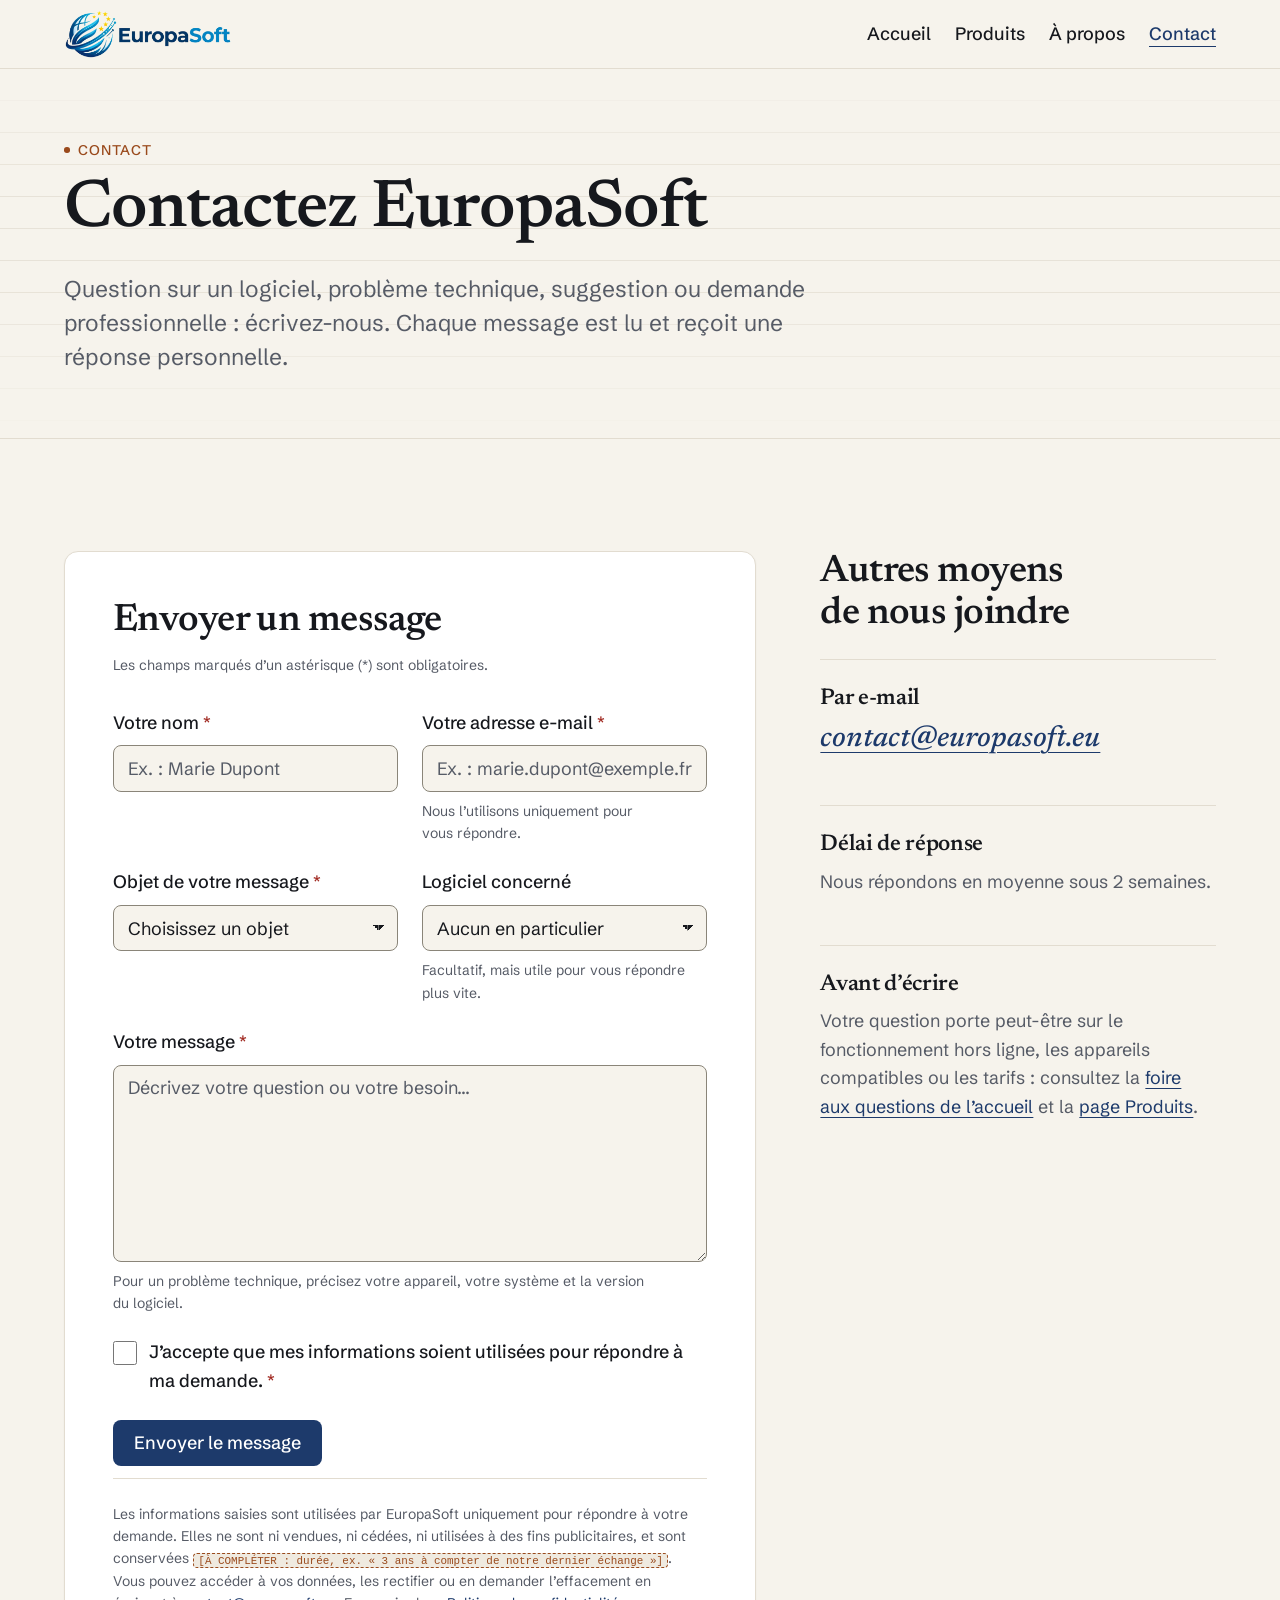
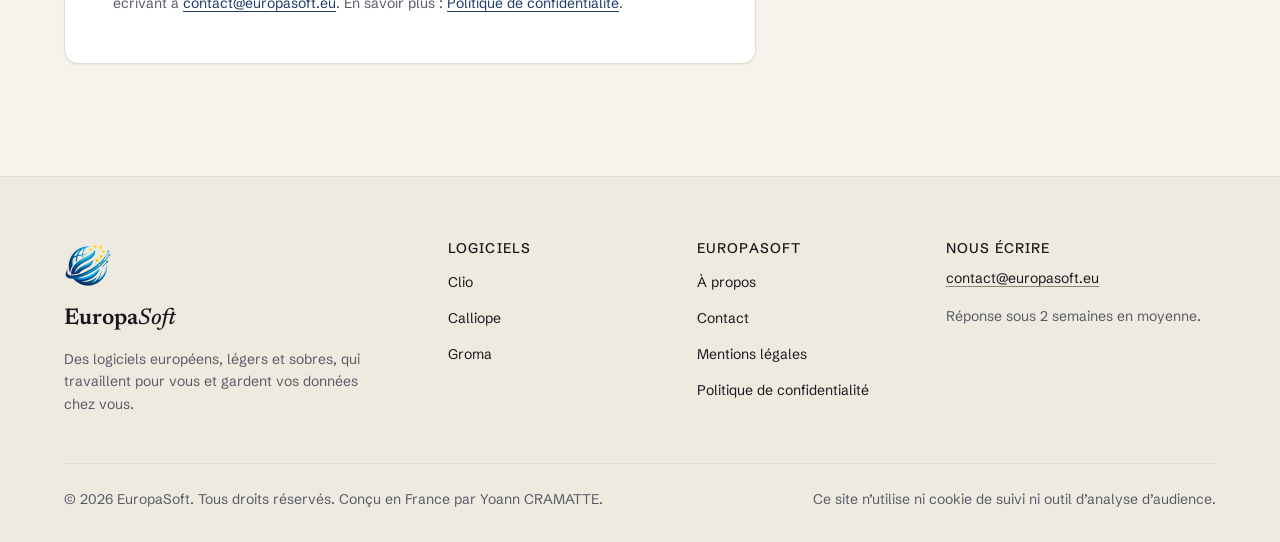
<file: contact.html>
<!doctype html>
<html lang="fr">
<head>
<meta charset="utf-8">
<meta name="viewport" content="width=device-width, initial-scale=1, viewport-fit=cover">
<title>Contact — Écrire à l’équipe EuropaSoft</title>
<meta name="description" content="Une question sur Clio ou nos autres logiciels ? Écrivez à EuropaSoft via ce formulaire ou à contact@europasoft.eu.">
<link rel="canonical" href="https://europasoft.eu/contact.html">
<meta name="theme-color" content="#F6F3EC" media="(prefers-color-scheme: light)">
<meta name="theme-color" content="#11141A" media="(prefers-color-scheme: dark)">
<meta name="color-scheme" content="light dark">
<meta property="og:type" content="website">
<meta property="og:site_name" content="EuropaSoft">
<meta property="og:locale" content="fr_FR">
<meta property="og:title" content="Contact — Écrire à l’équipe EuropaSoft">
<meta property="og:description" content="Une question sur Clio ou nos autres logiciels ? Écrivez à EuropaSoft via ce formulaire ou à contact@europasoft.eu.">
<meta property="og:url" content="https://europasoft.eu/contact.html">
<meta property="og:image" content="https://europasoft.eu/assets/logo/og-image.png">
<meta property="og:image:width" content="1200">
<meta property="og:image:height" content="630">
<meta property="og:image:alt" content="Logo EuropaSoft">
<meta name="twitter:card" content="summary_large_image">
<link rel="icon" href="assets/logo/favicon-32.png" type="image/png" sizes="32x32">
<link rel="apple-touch-icon" href="assets/logo/apple-touch-icon.png">
<link rel="manifest" href="site.webmanifest">
<link rel="preload" href="assets/fonts/newsreader-var.woff2" as="font" type="font/woff2" crossorigin>
<link rel="stylesheet" href="css/style.css?v=0.1.9">
<script>document.documentElement.classList.add("js")</script>
<script src="js/appinfo.js?v=0.1.9" defer></script>
<script src="js/main.js?v=0.1.9" defer></script>
</head><body>
<a class="skip-link" href="#contenu">Aller au contenu principal</a>

<header class="site-header">
  <div class="container site-header__bar">
    <a class="brand" href="index.html" aria-label="EuropaSoft, retour à l’accueil"><img class="brand__logo brand__logo--clair" src="assets/logo/europasoft-logo.webp" width="640" height="192" alt=""><img class="brand__logo brand__logo--sombre" src="assets/logo/europasoft-logo-sombre.webp" width="640" height="192" alt=""></a>
    <button class="menu-toggle" type="button" data-menu-toggle aria-controls="site-nav" aria-expanded="false" aria-label="Ouvrir le menu">
      <svg class="icon icon-open" viewBox="0 0 24 24" aria-hidden="true" focusable="false"><path d="M4 7h16M4 12h16M4 17h16"/></svg><svg class="icon icon-close" viewBox="0 0 24 24" aria-hidden="true" focusable="false"><path d="M18 6 6 18M6 6l12 12"/></svg><span aria-hidden="true">Menu</span>
    </button>
    <nav class="site-nav" id="site-nav" aria-label="Navigation principale">
      <ul>
        <li><a href="index.html">Accueil</a></li>
        <li><a href="produits.html">Produits</a></li>
        <li><a href="a-propos.html">À propos</a></li>
        <li><a href="contact.html" aria-current="page">Contact</a></li>
      </ul>
    </nav>
  </div>
</header>

<main id="contenu" tabindex="-1">

<section class="page-hero" aria-labelledby="page-titre">
  <div class="container">
    <p class="eyebrow">Contact</p>
    <h1 id="page-titre">Contactez EuropaSoft</h1>
    <p class="lead">Question sur un logiciel, problème technique, suggestion ou demande professionnelle : écrivez-nous. Chaque message est lu et reçoit une réponse personnelle.</p>
  </div>
</section>

<section class="section">
  <div class="container contact-layout">

    <section class="form-card" aria-labelledby="form-titre">
      <h2 id="form-titre">Envoyer un message</h2>
      <p>Les champs marqués d’un astérisque (*) sont obligatoires.</p>

      <!--
        BRANCHEMENT D'UN SERVICE D'ENVOI — à choisir par Yoann.
        Aucun serveur n'est relié pour l'instant : le formulaire ouvre le logiciel
        de messagerie du visiteur (action mailto: vers l'adresse d'AppInfo.json).
        Pour brancher un service (formulaire hébergé dans l'UE, fonction serveur
        de l'hébergeur…), renseigner son URL dans l'attribut data-endpoint
        ci-dessous : js/main.js enverra alors les données en POST (FormData)
        et affichera les messages de succès ou d'erreur prévus plus bas.
        Pour le repli sans JavaScript, remplacer aussi action, method et enctype.
        Mettre à jour ensuite la politique de confidentialité (destinataires).
      -->
      <form class="form" action="mailto:contact@europasoft.eu" method="post" enctype="text/plain"
            data-contact-form data-appinfo-action="contact" data-endpoint="">

        <div class="form-alert form-alert--error" data-form-summary tabindex="-1" hidden>
          <p>Certains champs sont à compléter ou à corriger. Vérifiez les éléments signalés ci-dessous.</p>
          <ul></ul>
        </div>

        <div class="form__row">
          <div class="field">
            <label for="nom">Votre nom <span class="req" aria-hidden="true">*</span></label>
            <input class="input" id="nom" name="nom" type="text" autocomplete="name" required
                   placeholder="Ex.&nbsp;: Marie Dupont" aria-describedby="nom-error"
                   data-error="Merci d’indiquer votre nom.">
            <p class="field__error" id="nom-error"></p>
          </div>
          <div class="field">
            <label for="email">Votre adresse e-mail <span class="req" aria-hidden="true">*</span></label>
            <input class="input" id="email" name="email" type="email" autocomplete="email" inputmode="email" required
                   placeholder="Ex.&nbsp;: marie.dupont@exemple.fr" aria-describedby="email-hint email-error"
                   data-error="Merci d’indiquer une adresse e-mail valide (ex.&nbsp;: nom@exemple.fr).">
            <p class="field__hint" id="email-hint">Nous l’utilisons uniquement pour vous répondre.</p>
            <p class="field__error" id="email-error"></p>
          </div>
        </div>

        <div class="form__row">
          <div class="field">
            <label for="objet">Objet de votre message <span class="req" aria-hidden="true">*</span></label>
            <select class="select" id="objet" name="objet" required aria-describedby="objet-error"
                    data-error="Merci de choisir l’objet de votre message.">
              <option value="" selected>Choisissez un objet</option>
              <option>Question sur un logiciel</option>
              <option>Problème technique</option>
              <option>Suggestion ou idée d’amélioration</option>
              <option>Demande professionnelle ou partenariat</option>
              <option>Presse</option>
              <option>Autre</option>
            </select>
            <p class="field__error" id="objet-error"></p>
          </div>
          <div class="field">
            <label for="logiciel">Logiciel concerné</label>
            <select class="select" id="logiciel" name="logiciel" aria-describedby="logiciel-hint">
              <option value="">Aucun en particulier</option>
              <option>Clio</option>
              <option>Calliope</option>
              <option>Groma</option>
            </select>
            <p class="field__hint" id="logiciel-hint">Facultatif, mais utile pour vous répondre plus vite.</p>
          </div>
        </div>

        <div class="field">
          <label for="message">Votre message <span class="req" aria-hidden="true">*</span></label>
          <textarea class="textarea" id="message" name="message" rows="7" required minlength="20" data-minlength="20"
                    placeholder="Décrivez votre question ou votre besoin…" aria-describedby="message-hint message-error"
                    data-error="Merci d’écrire votre message (20 caractères minimum)."></textarea>
          <p class="field__hint" id="message-hint">Pour un problème technique, précisez votre appareil, votre système et la version du logiciel.</p>
          <p class="field__error" id="message-error"></p>
        </div>

        <div class="field check">
          <input id="consentement" name="consentement" type="checkbox" value="oui" required aria-describedby="consentement-error"
                 data-error="Merci de cocher cette case pour que nous puissions vous répondre.">
          <label for="consentement">J’accepte que mes informations soient utilisées pour répondre à ma demande. <span class="req" aria-hidden="true">*</span></label>
          <p class="field__error" id="consentement-error"></p>
        </div>

        <div class="form__actions">
          <button class="btn btn--primary" type="submit" data-sending="Envoi en cours…">Envoyer le message</button>
        </div>
      </form>

      <!-- Texte provisoire (mode mailto:, sans service d'envoi) : à valider par Yoann. -->
      <div class="form-alert form-alert--info" data-form-status="mailto" tabindex="-1" role="status" hidden>
        <p><strong>Votre logiciel de messagerie va s’ouvrir.</strong> Votre message y est prérempli : il ne vous reste qu’à l’envoyer. Si rien ne s’ouvre, écrivez-nous directement à <a href="mailto:contact@europasoft.eu" data-appinfo="contact">contact@europasoft.eu</a>.</p>
      </div>
      <div class="form-alert form-alert--success" data-form-status="success" tabindex="-1" role="status" hidden>
        <p><strong>Merci, votre message est bien parti.</strong> Nous vous répondrons à l’adresse indiquée, en général sous 2 semaines. Pensez à vérifier votre dossier de courriers indésirables.</p>
      </div>
      <div class="form-alert form-alert--error" data-form-status="error" tabindex="-1" role="alert" hidden>
        <p><strong>Votre message n’a pas pu être envoyé.</strong> Un problème technique est survenu. Votre texte n’a pas été effacé : réessayez dans quelques instants, ou écrivez-nous directement à <a href="mailto:contact@europasoft.eu" data-appinfo="contact">contact@europasoft.eu</a>.</p>
      </div>

      <p class="rgpd" id="rgpd">Les informations saisies sont utilisées par EuropaSoft uniquement pour répondre à votre demande. Elles ne sont ni vendues, ni cédées, ni utilisées à des fins publicitaires, et sont conservées <span class="a-completer">[À COMPLÉTER : durée, ex. « 3 ans à compter de notre dernier échange »]</span>. Vous pouvez accéder à vos données, les rectifier ou en demander l’effacement en écrivant à <a href="mailto:contact@europasoft.eu" data-appinfo="contact">contact@europasoft.eu</a>. En savoir plus : <a href="mentions-legales.html#confidentialite">Politique de confidentialité</a>.</p>
    </section>

    <aside class="contact-aside" aria-labelledby="autres-titre">
      <h2 id="autres-titre">Autres moyens de nous joindre</h2>
      <div class="aside-block">
        <h3>Par e-mail</h3>
        <a class="aside-mail" href="mailto:contact@europasoft.eu" data-appinfo="contact">contact@europasoft.eu</a>
      </div>
      <div class="aside-block">
        <h3>Délai de réponse</h3>
        <p>Nous répondons en moyenne sous 2 semaines.</p>
      </div>
      <div class="aside-block">
        <h3>Avant d’écrire</h3>
        <p>Votre question porte peut-être sur le fonctionnement hors ligne, les appareils compatibles ou les tarifs : consultez la <a href="index.html#faq">foire aux questions de l’accueil</a> et la <a href="produits.html">page Produits</a>.</p>
      </div>
    </aside>

  </div>
</section>

</main>

<footer class="site-footer">
  <div class="container">
    <div class="footer-grid">
      <div class="footer-brand">
        <img class="monogram" src="assets/logo/europasoft-symbole.webp" width="192" height="192" alt="" loading="lazy">
        <p class="footer-brand__name">Europa<em>Soft</em></p>
        <p>Des logiciels européens, légers et sobres, qui travaillent pour vous et gardent vos données chez vous.</p>
      </div>
      <nav aria-labelledby="f-logiciels">
        <h2 class="footer-title" id="f-logiciels">Logiciels</h2>
        <ul class="footer-list">
            <li><a href="clio.html">Clio</a></li>
            <li><a href="calliope.html">Calliope</a></li>
            <li><a href="groma.html">Groma</a></li>
        </ul>
      </nav>
      <nav aria-labelledby="f-societe">
        <h2 class="footer-title" id="f-societe">EuropaSoft</h2>
        <ul class="footer-list">
          <li><a href="a-propos.html">À propos</a></li>
          <li><a href="contact.html">Contact</a></li>
          <li><a href="mentions-legales.html">Mentions légales</a></li>
          <li><a href="mentions-legales.html#confidentialite">Politique de confidentialité</a></li>
        </ul>
      </nav>
      <div>
        <h2 class="footer-title">Nous écrire</h2>
        <p><a href="mailto:contact@europasoft.eu" data-appinfo="contact">contact@europasoft.eu</a></p>
        <p>Réponse sous 2 semaines en moyenne.</p>
      </div>
    </div>
    <div class="footer-bottom">
      <p><span data-appinfo="copyright">© 2026 EuropaSoft. Tous droits réservés.</span> Conçu en France par <span data-appinfo="developer">Yoann CRAMATTE</span>.</p>
      <p>Ce site n’utilise ni cookie de suivi ni outil d’analyse d’audience.</p>
    </div>
  </div>
</footer>
</body>
</html>
</file>
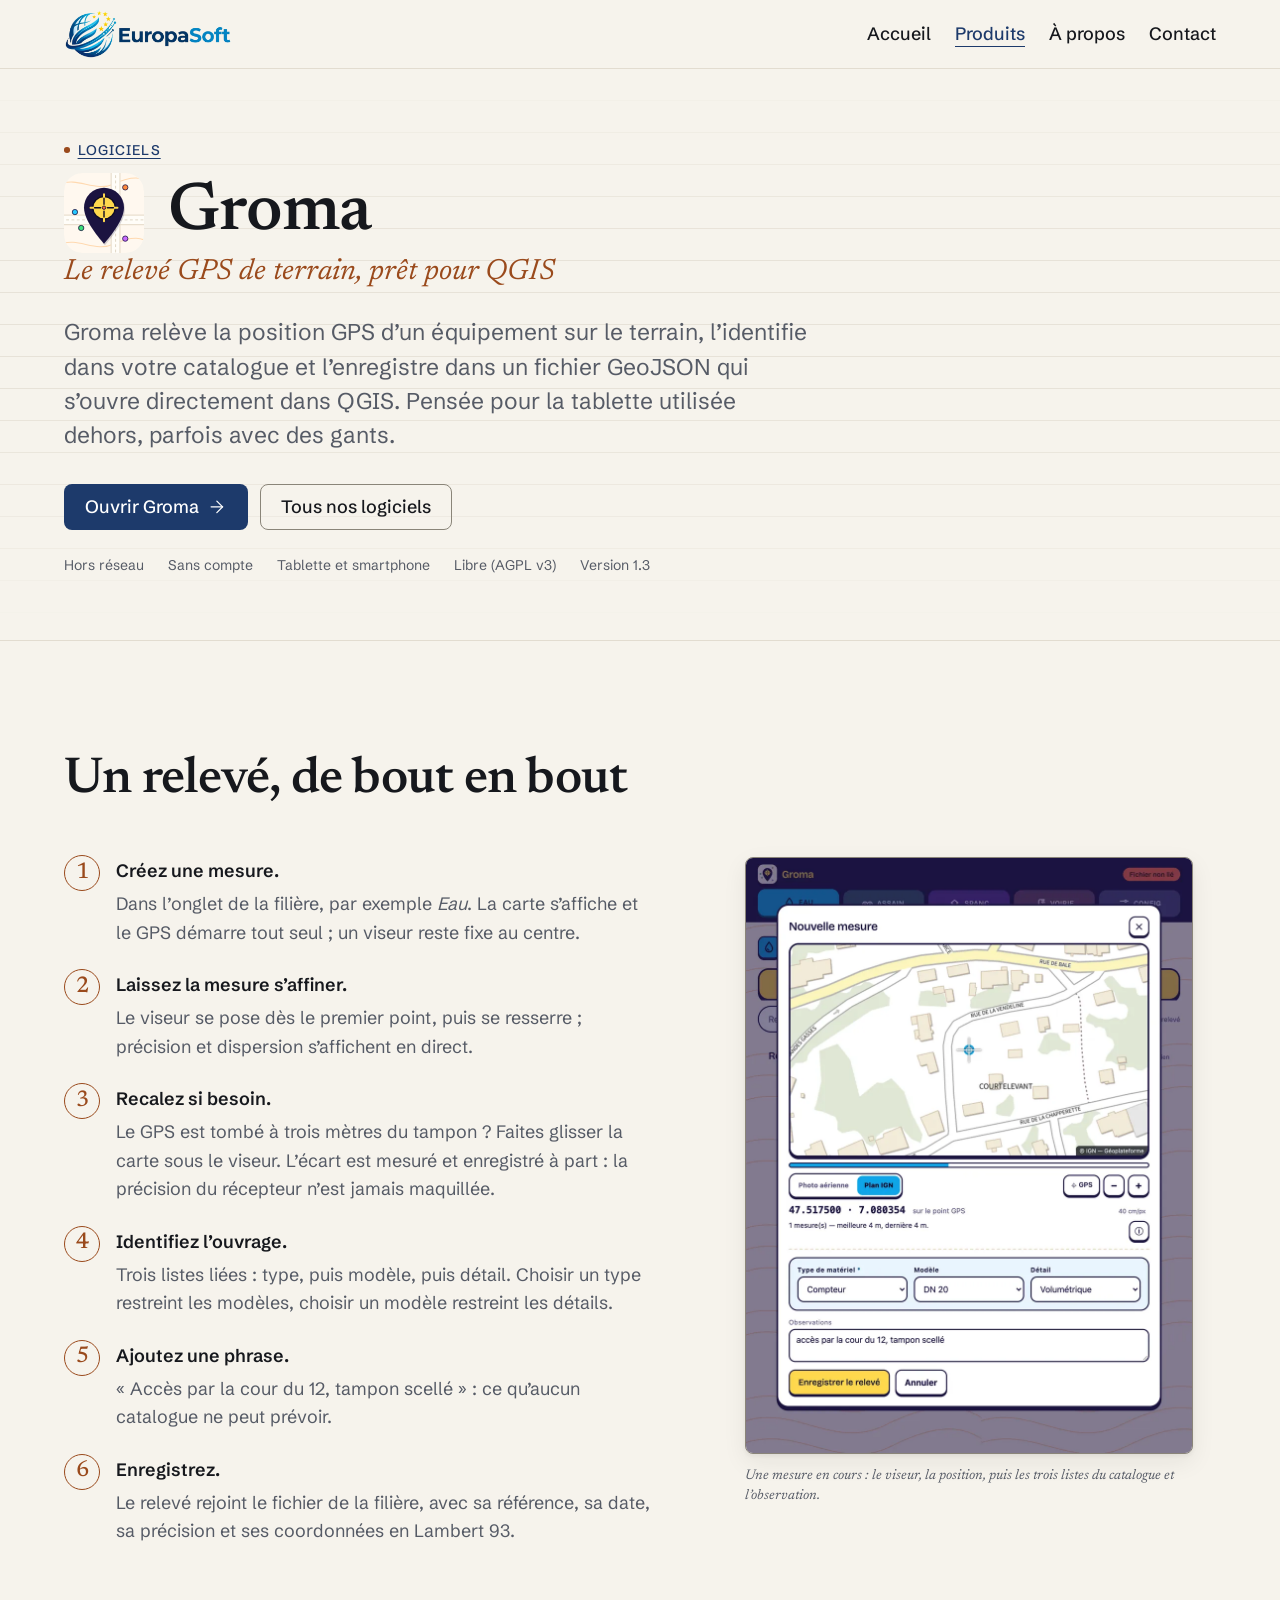
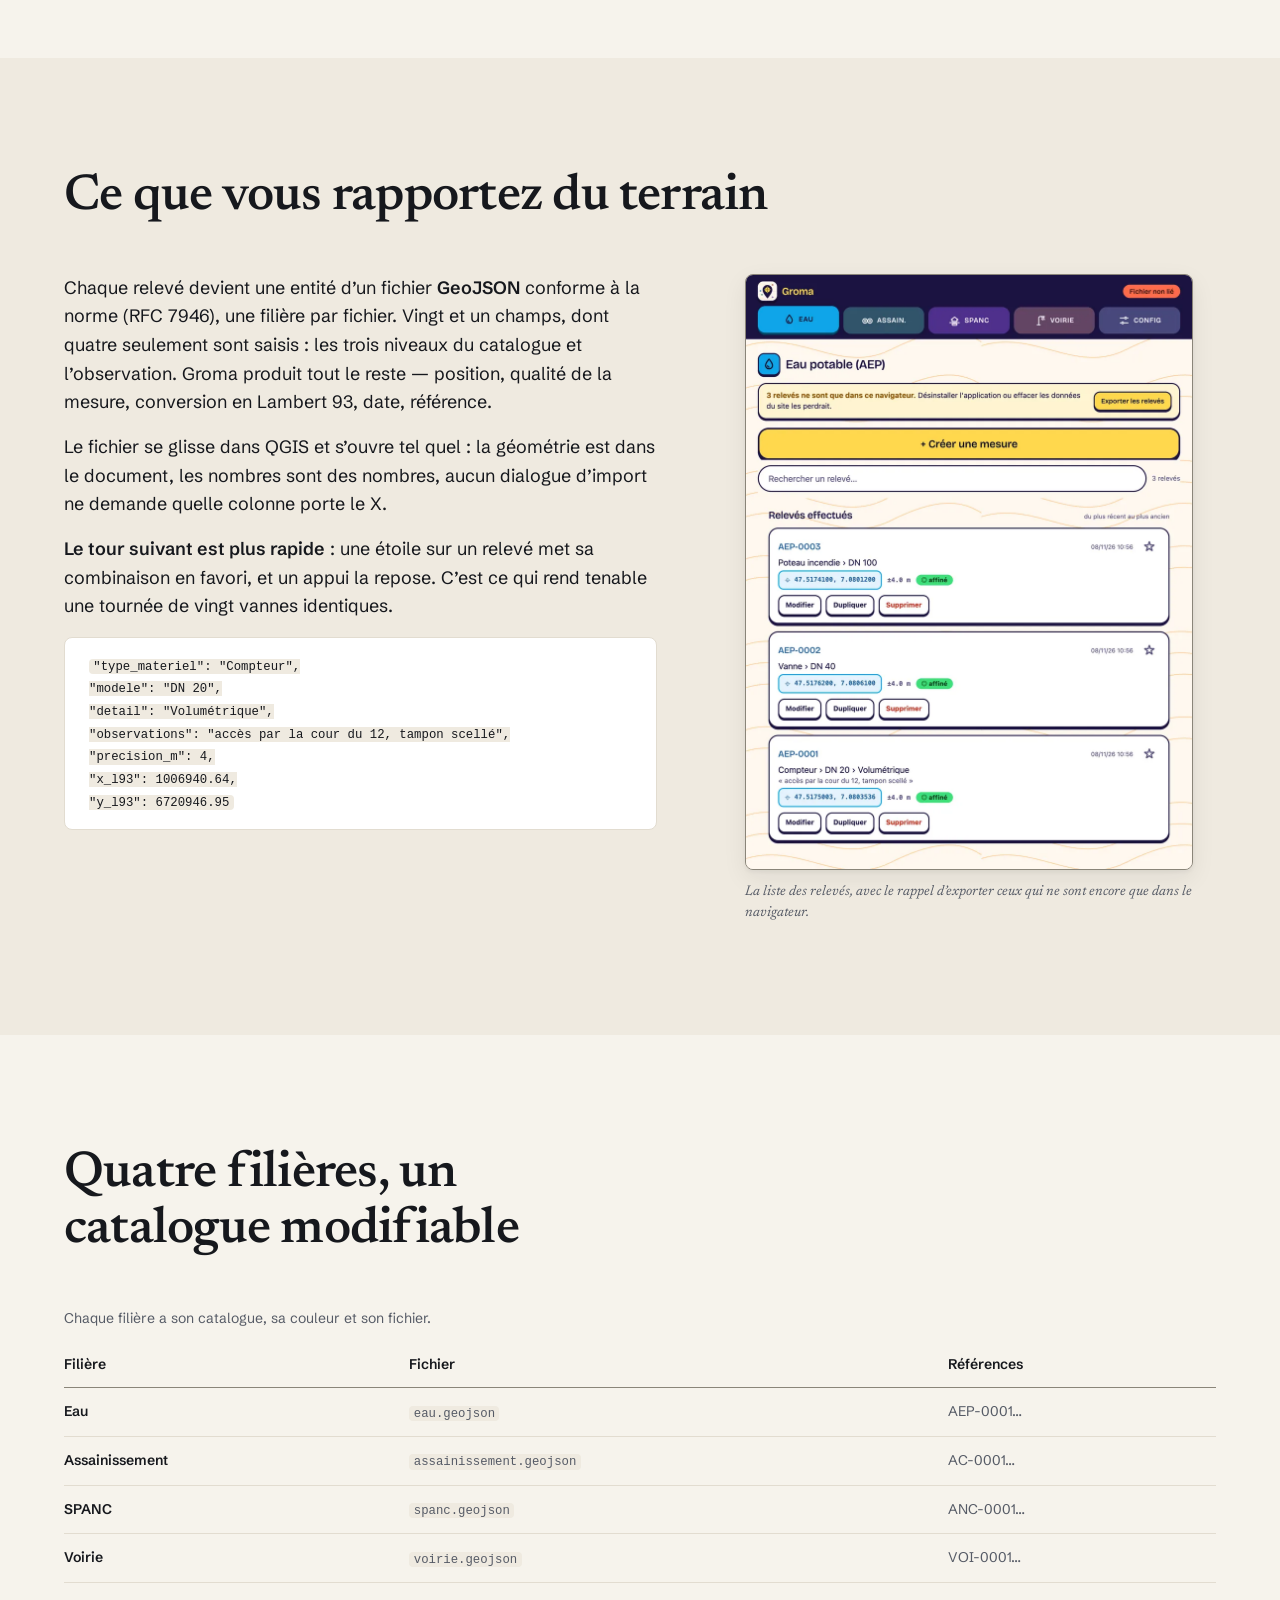
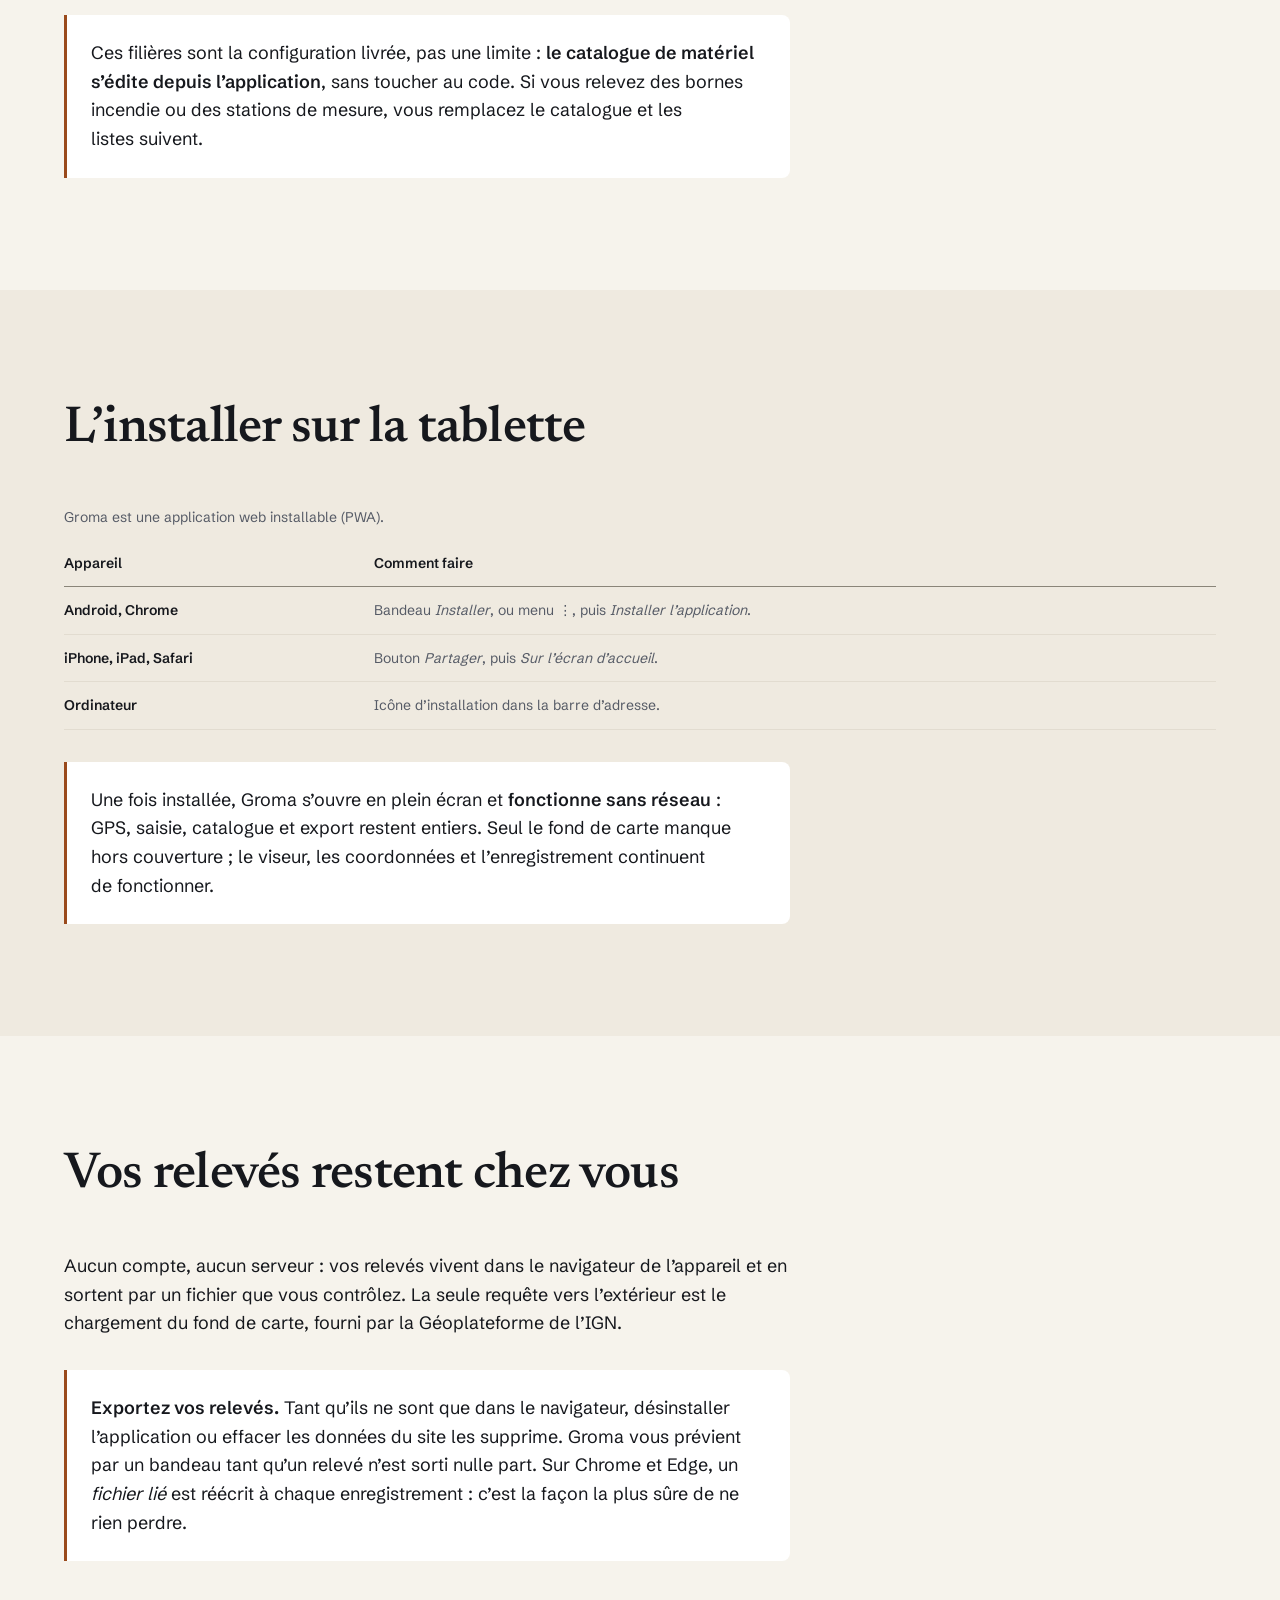
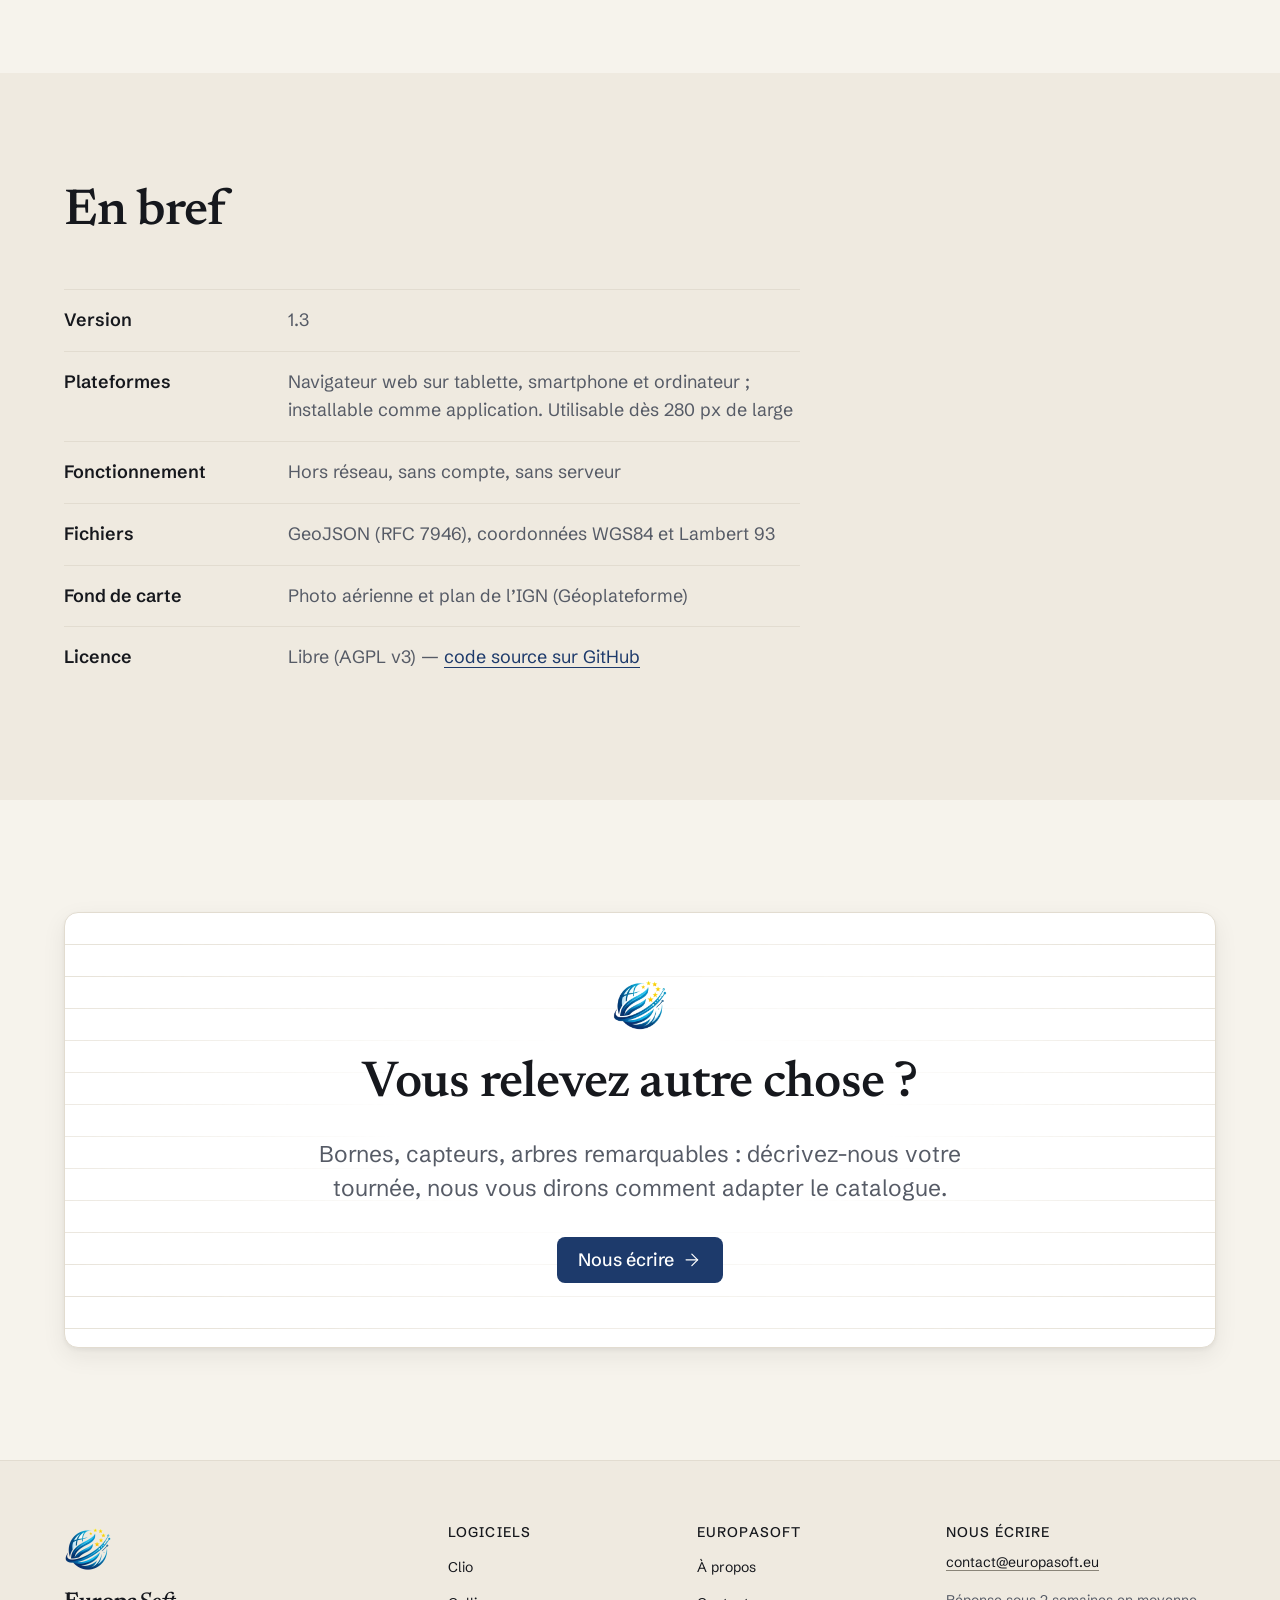
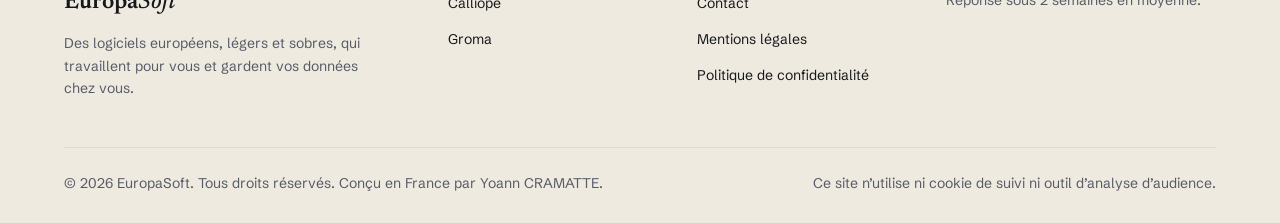
<file: groma.html>
<!doctype html>
<html lang="fr">
<head>
<meta charset="utf-8">
<meta name="viewport" content="width=device-width, initial-scale=1, viewport-fit=cover">
<title>Groma, le relevé GPS de terrain vers QGIS | EuropaSoft</title>
<meta name="description" content="Groma relève la position GPS des équipements de terrain (eau, assainissement, SPANC, voirie) et produit un GeoJSON prêt pour QGIS. Sur tablette, hors réseau, sans compte, libre (AGPL v3).">
<link rel="canonical" href="https://europasoft.eu/groma.html">
<meta name="theme-color" content="#F6F3EC" media="(prefers-color-scheme: light)">
<meta name="theme-color" content="#11141A" media="(prefers-color-scheme: dark)">
<meta name="color-scheme" content="light dark">
<meta property="og:type" content="website">
<meta property="og:site_name" content="EuropaSoft">
<meta property="og:locale" content="fr_FR">
<meta property="og:title" content="Groma, le relevé GPS de terrain vers QGIS | EuropaSoft">
<meta property="og:description" content="Groma relève la position GPS des équipements de terrain (eau, assainissement, SPANC, voirie) et produit un GeoJSON prêt pour QGIS. Sur tablette, hors réseau, sans compte, libre (AGPL v3).">
<meta property="og:url" content="https://europasoft.eu/groma.html">
<meta property="og:image" content="https://europasoft.eu/assets/logo/og-image.png">
<meta property="og:image:width" content="1200">
<meta property="og:image:height" content="630">
<meta property="og:image:alt" content="Logo EuropaSoft">
<meta name="twitter:card" content="summary_large_image">
<link rel="icon" href="assets/logo/favicon-32.png" type="image/png" sizes="32x32">
<link rel="apple-touch-icon" href="assets/logo/apple-touch-icon.png">
<link rel="manifest" href="site.webmanifest">
<link rel="preload" href="assets/fonts/newsreader-var.woff2" as="font" type="font/woff2" crossorigin>
<link rel="stylesheet" href="css/style.css?v=0.1.9">
<script>document.documentElement.classList.add("js")</script>
<script src="js/appinfo.js?v=0.1.9" defer></script>
<script src="js/main.js?v=0.1.9" defer></script>
<script type="application/ld+json">
{
  "@context": "https://schema.org",
  "@type": "SoftwareApplication",
  "name": "Groma",
  "description": "Groma relève la position GPS des équipements de terrain (eau, assainissement, SPANC, voirie) et produit un GeoJSON prêt pour QGIS. Sur tablette, hors réseau, sans compte, libre (AGPL v3).",
  "applicationCategory": "UtilitiesApplication",
  "operatingSystem": "Web",
  "url": "https://europasoft.eu/groma.html",
  "inLanguage": "fr",
  "softwareVersion": "1.3",
  "screenshot": [
    "https://europasoft.eu/assets/captures/groma-mesure.webp",
    "https://europasoft.eu/assets/captures/groma-liste.webp"
  ],
  "publisher": {
    "@type": "Organization",
    "name": "EuropaSoft",
    "url": "https://europasoft.eu/"
  },
  "author": {
    "@type": "Person",
    "name": "Yoann CRAMATTE"
  },
  "license": "https://www.gnu.org/licenses/agpl-3.0.html",
  "installUrl": "https://europasoft-eu.github.io/Groma/"
}
</script>
</head><body>
<a class="skip-link" href="#contenu">Aller au contenu principal</a>

<header class="site-header">
  <div class="container site-header__bar">
    <a class="brand" href="index.html" aria-label="EuropaSoft, retour à l’accueil"><img class="brand__logo brand__logo--clair" src="assets/logo/europasoft-logo.webp" width="640" height="192" alt=""><img class="brand__logo brand__logo--sombre" src="assets/logo/europasoft-logo-sombre.webp" width="640" height="192" alt=""></a>
    <button class="menu-toggle" type="button" data-menu-toggle aria-controls="site-nav" aria-expanded="false" aria-label="Ouvrir le menu">
      <svg class="icon icon-open" viewBox="0 0 24 24" aria-hidden="true" focusable="false"><path d="M4 7h16M4 12h16M4 17h16"/></svg><svg class="icon icon-close" viewBox="0 0 24 24" aria-hidden="true" focusable="false"><path d="M18 6 6 18M6 6l12 12"/></svg><span aria-hidden="true">Menu</span>
    </button>
    <nav class="site-nav" id="site-nav" aria-label="Navigation principale">
      <ul>
        <li><a href="index.html">Accueil</a></li>
        <li><a href="produits.html" aria-current="page">Produits</a></li>
        <li><a href="a-propos.html">À propos</a></li>
        <li><a href="contact.html">Contact</a></li>
      </ul>
    </nav>
  </div>
</header>

<main id="contenu" tabindex="-1">

<section class="page-hero fiche-hero" aria-labelledby="page-titre">
  <div class="container">
    <p class="eyebrow"><a href="produits.html">Logiciels</a></p>
    <div class="fiche-hero__titre">
      <span class="app-icon app-icon--lg"><img src="assets/apps/groma.svg" width="192" height="192" alt=""></span>
      <h1 id="page-titre">Groma</h1>
    </div>
    <p class="product__subtitle">Le relevé GPS de terrain, prêt pour QGIS</p>
    <p class="lead">Groma relève la position GPS d’un équipement sur le terrain, l’identifie dans votre catalogue et l’enregistre dans un fichier GeoJSON qui s’ouvre directement dans QGIS. Pensée pour la tablette utilisée dehors, parfois avec des gants.</p>
    <div class="btn-row">
      <a class="btn btn--primary" href="https://europasoft-eu.github.io/Groma/">Ouvrir Groma <svg class="icon" viewBox="0 0 24 24" aria-hidden="true" focusable="false"><path d="M5 12h14"/><path d="m12 5 7 7-7 7"/></svg></a>
      <a class="btn btn--secondary" href="produits.html">Tous nos logiciels</a>
    </div>
    <ul class="fiche-faits" aria-label="En bref"><li>Hors réseau</li><li>Sans compte</li><li>Tablette et smartphone</li><li>Libre (AGPL v3)</li><li>Version 1.3</li></ul>
  </div>
</section>
<section class="section" aria-labelledby="comment-titre">
  <div class="container">
    <div class="section-head" data-reveal>
      <h2 id="comment-titre">Un relevé, de bout en bout</h2>
    </div>
    <div class="fiche-split">
    <ol class="etapes" data-reveal>
      <li><strong>Créez une mesure.</strong> Dans l’onglet de la filière, par exemple <em>Eau</em>. La carte s’affiche et le GPS démarre tout seul ; un viseur reste fixe au centre.</li>
      <li><strong>Laissez la mesure s’affiner.</strong> Le viseur se pose dès le premier point, puis se resserre ; précision et dispersion s’affichent en direct.</li>
      <li><strong>Recalez si besoin.</strong> Le GPS est tombé à trois mètres du tampon ? Faites glisser la carte sous le viseur. L’écart est mesuré et enregistré à part : la précision du récepteur n’est jamais maquillée.</li>
      <li><strong>Identifiez l’ouvrage.</strong> Trois listes liées : type, puis modèle, puis détail. Choisir un type restreint les modèles, choisir un modèle restreint les détails.</li>
      <li><strong>Ajoutez une phrase.</strong> « Accès par la cour du 12, tampon scellé » : ce qu’aucun catalogue ne peut prévoir.</li>
      <li><strong>Enregistrez.</strong> Le relevé rejoint le fichier de la filière, avec sa référence, sa date, sa précision et ses coordonnées en Lambert 93.</li>
    </ol>
<figure class="capture capture--tablette">
  <img src="assets/captures/groma-mesure.webp" width="900" height="1200" alt="L’écran de mesure de Groma sur tablette : carte IGN avec le viseur, coordonnées, listes Type de matériel, Modèle et Détail, champ Observations." loading="lazy" decoding="async">
  <figcaption>Une mesure en cours : le viseur, la position, puis les trois listes du catalogue et l’observation.</figcaption>
</figure>
    </div>
  </div>
</section>
<section class="section section--alt" aria-labelledby="fichier-titre">
  <div class="container">
    <div class="section-head" data-reveal>
      <h2 id="fichier-titre">Ce que vous rapportez du terrain</h2>
    </div>
    <div class="fiche-split">
      <div class="prose" data-reveal>
        <p>Chaque relevé devient une entité d’un fichier <strong>GeoJSON</strong> conforme à la norme (RFC 7946), une filière par fichier. Vingt et un champs, dont quatre seulement sont saisis : les trois niveaux du catalogue et l’observation. Groma produit tout le reste — position, qualité de la mesure, conversion en Lambert 93, date, référence.</p>
        <p>Le fichier se glisse dans QGIS et s’ouvre tel quel : la géométrie est dans le document, les nombres sont des nombres, aucun dialogue d’import ne demande quelle colonne porte le X.</p>
        <p><strong>Le tour suivant est plus rapide</strong> : une étoile sur un relevé met sa combinaison en favori, et un appui la repose. C’est ce qui rend tenable une tournée de vingt vannes identiques.</p>
        <pre class="code-extrait"><code>"type_materiel": "Compteur",
"modele": "DN 20",
"detail": "Volumétrique",
"observations": "accès par la cour du 12, tampon scellé",
"precision_m": 4,
"x_l93": 1006940.64,
"y_l93": 6720946.95</code></pre>
      </div>
<figure class="capture capture--tablette">
  <img src="assets/captures/groma-liste.webp" width="900" height="1200" alt="La liste des relevés de Groma : trois relevés avec leur référence, leur matériel, leurs coordonnées et leur précision, et un bandeau qui invite à les exporter." loading="lazy" decoding="async">
  <figcaption>La liste des relevés, avec le rappel d’exporter ceux qui ne sont encore que dans le navigateur.</figcaption>
</figure>
    </div>
  </div>
</section>
<section class="section" aria-labelledby="filieres-titre">
  <div class="container">
    <div class="section-head" data-reveal>
      <h2 id="filieres-titre">Quatre filières, un catalogue modifiable</h2>
    </div>
    <div class="tableau-defile" data-reveal>
      <table class="tableau">
        <caption>Chaque filière a son catalogue, sa couleur et son fichier.</caption>
        <thead><tr><th scope="col">Filière</th><th scope="col">Fichier</th><th scope="col">Références</th></tr></thead>
        <tbody>
          <tr><th scope="row">Eau</th><td><code>eau.geojson</code></td><td>AEP-0001…</td></tr>
          <tr><th scope="row">Assainissement</th><td><code>assainissement.geojson</code></td><td>AC-0001…</td></tr>
          <tr><th scope="row">SPANC</th><td><code>spanc.geojson</code></td><td>ANC-0001…</td></tr>
          <tr><th scope="row">Voirie</th><td><code>voirie.geojson</code></td><td>VOI-0001…</td></tr>
        </tbody>
      </table>
    </div>
    <p class="encart" data-reveal>Ces filières sont la configuration livrée, pas une limite : <strong>le catalogue de matériel s’édite depuis l’application</strong>, sans toucher au code. Si vous relevez des bornes incendie ou des stations de mesure, vous remplacez le catalogue et les listes suivent.</p>
  </div>
</section>
<section class="section section--alt" aria-labelledby="installer-titre">
  <div class="container">
    <div class="section-head" data-reveal>
      <h2 id="installer-titre">L’installer sur la tablette</h2>
    </div>
    <div class="tableau-defile" data-reveal>
      <table class="tableau">
        <caption>Groma est une application web installable (PWA).</caption>
        <thead><tr><th scope="col">Appareil</th><th scope="col">Comment faire</th></tr></thead>
        <tbody>
          <tr><th scope="row">Android, Chrome</th><td>Bandeau <em>Installer</em>, ou menu ⋮, puis <em>Installer l’application</em>.</td></tr>
          <tr><th scope="row">iPhone, iPad, Safari</th><td>Bouton <em>Partager</em>, puis <em>Sur l’écran d’accueil</em>.</td></tr>
          <tr><th scope="row">Ordinateur</th><td>Icône d’installation dans la barre d’adresse.</td></tr>
        </tbody>
      </table>
    </div>
    <p class="encart" data-reveal>Une fois installée, Groma s’ouvre en plein écran et <strong>fonctionne sans réseau</strong> : GPS, saisie, catalogue et export restent entiers. Seul le fond de carte manque hors couverture ; le viseur, les coordonnées et l’enregistrement continuent de fonctionner.</p>
  </div>
</section>
<section class="section" aria-labelledby="donnees-titre">
  <div class="container">
    <div class="section-head" data-reveal>
      <h2 id="donnees-titre">Vos relevés restent chez vous</h2>
    </div>
    <div class="prose" data-reveal>
      <p>Aucun compte, aucun serveur : vos relevés vivent dans le navigateur de l’appareil et en sortent par un fichier que vous contrôlez. La seule requête vers l’extérieur est le chargement du fond de carte, fourni par la Géoplateforme de l’IGN.</p>
    </div>
    <div class="encart" data-reveal>
      <p><strong>Exportez vos relevés.</strong> Tant qu’ils ne sont que dans le navigateur, désinstaller l’application ou effacer les données du site les supprime. Groma vous prévient par un bandeau tant qu’un relevé n’est sorti nulle part. Sur Chrome et Edge, un <em>fichier lié</em> est réécrit à chaque enregistrement : c’est la façon la plus sûre de ne rien perdre.</p>
    </div>
  </div>
</section>
<section class="section section--alt" aria-labelledby="tech-titre">
  <div class="container">
    <div class="section-head" data-reveal>
      <h2 id="tech-titre">En bref</h2>
    </div>
    <dl class="fiche-tech" data-reveal>
      <div><dt>Version</dt><dd>1.3</dd></div>
      <div><dt>Plateformes</dt><dd>Navigateur web sur tablette, smartphone et ordinateur ; installable comme application. Utilisable dès 280 px de large</dd></div>
      <div><dt>Fonctionnement</dt><dd>Hors réseau, sans compte, sans serveur</dd></div>
      <div><dt>Fichiers</dt><dd>GeoJSON (RFC 7946), coordonnées WGS84 et Lambert 93</dd></div>
      <div><dt>Fond de carte</dt><dd>Photo aérienne et plan de l’IGN (Géoplateforme)</dd></div>
      <div><dt>Licence</dt><dd>Libre (AGPL v3) — <a href="https://github.com/EuropaSoft-eu/Groma">code source sur GitHub</a></dd></div>
    </dl>
  </div>
</section>
<section class="cta-band" aria-labelledby="cta-titre">
  <div class="container">
    <div class="cta-panel" data-reveal>
      <img class="monogram" src="assets/logo/europasoft-symbole.webp" width="192" height="192" alt="" loading="lazy">
      <h2 id="cta-titre">Vous relevez autre chose ?</h2>
      <p>Bornes, capteurs, arbres remarquables : décrivez-nous votre tournée, nous vous dirons comment adapter le catalogue.</p>
      <div class="btn-row">
        <a class="btn btn--primary" href="contact.html">Nous écrire <svg class="icon" viewBox="0 0 24 24" aria-hidden="true" focusable="false"><path d="M5 12h14"/><path d="m12 5 7 7-7 7"/></svg></a>
      </div>
    </div>
  </div>
</section>
</main>

<footer class="site-footer">
  <div class="container">
    <div class="footer-grid">
      <div class="footer-brand">
        <img class="monogram" src="assets/logo/europasoft-symbole.webp" width="192" height="192" alt="" loading="lazy">
        <p class="footer-brand__name">Europa<em>Soft</em></p>
        <p>Des logiciels européens, légers et sobres, qui travaillent pour vous et gardent vos données chez vous.</p>
      </div>
      <nav aria-labelledby="f-logiciels">
        <h2 class="footer-title" id="f-logiciels">Logiciels</h2>
        <ul class="footer-list">
            <li><a href="clio.html">Clio</a></li>
            <li><a href="calliope.html">Calliope</a></li>
            <li><a href="groma.html">Groma</a></li>
        </ul>
      </nav>
      <nav aria-labelledby="f-societe">
        <h2 class="footer-title" id="f-societe">EuropaSoft</h2>
        <ul class="footer-list">
          <li><a href="a-propos.html">À propos</a></li>
          <li><a href="contact.html">Contact</a></li>
          <li><a href="mentions-legales.html">Mentions légales</a></li>
          <li><a href="mentions-legales.html#confidentialite">Politique de confidentialité</a></li>
        </ul>
      </nav>
      <div>
        <h2 class="footer-title">Nous écrire</h2>
        <p><a href="mailto:contact@europasoft.eu" data-appinfo="contact">contact@europasoft.eu</a></p>
        <p>Réponse sous 2 semaines en moyenne.</p>
      </div>
    </div>
    <div class="footer-bottom">
      <p><span data-appinfo="copyright">© 2026 EuropaSoft. Tous droits réservés.</span> Conçu en France par <span data-appinfo="developer">Yoann CRAMATTE</span>.</p>
      <p>Ce site n’utilise ni cookie de suivi ni outil d’analyse d’audience.</p>
    </div>
  </div>
</footer>
</body>
</html>
</file>
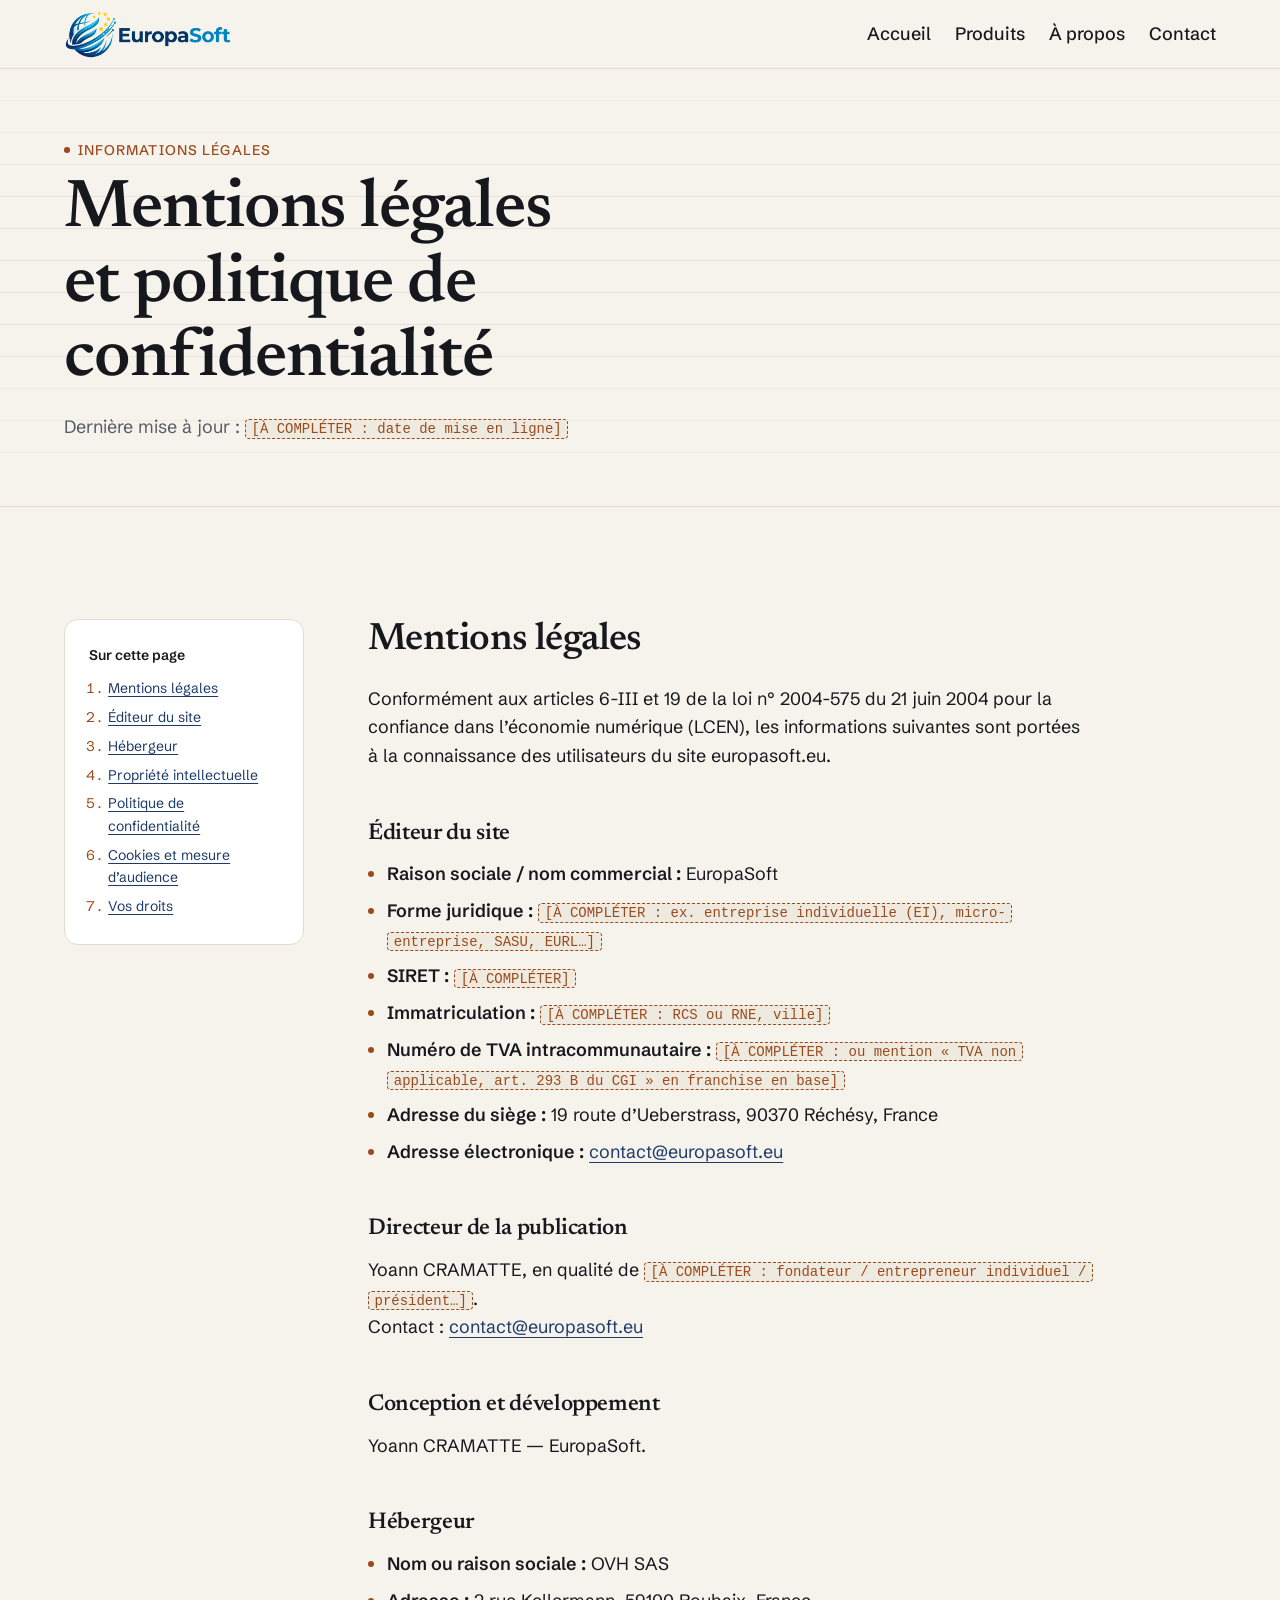
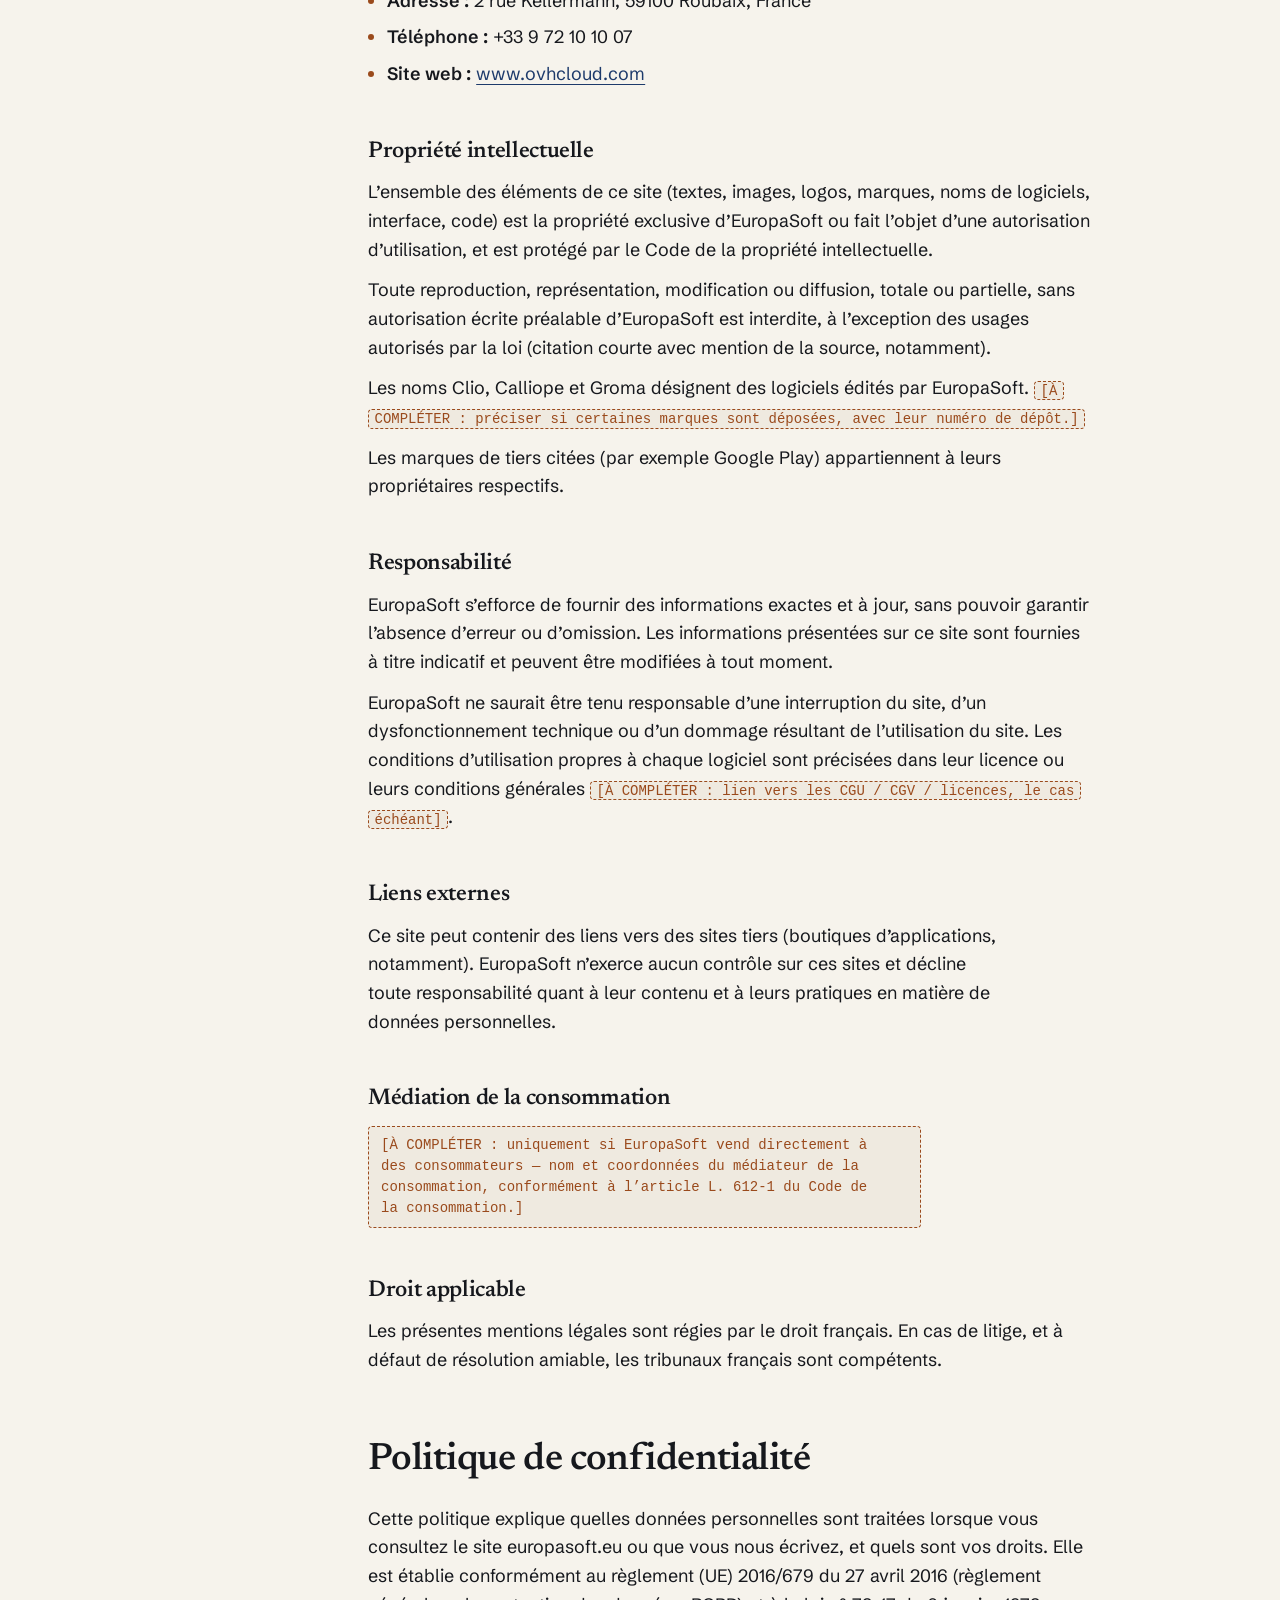
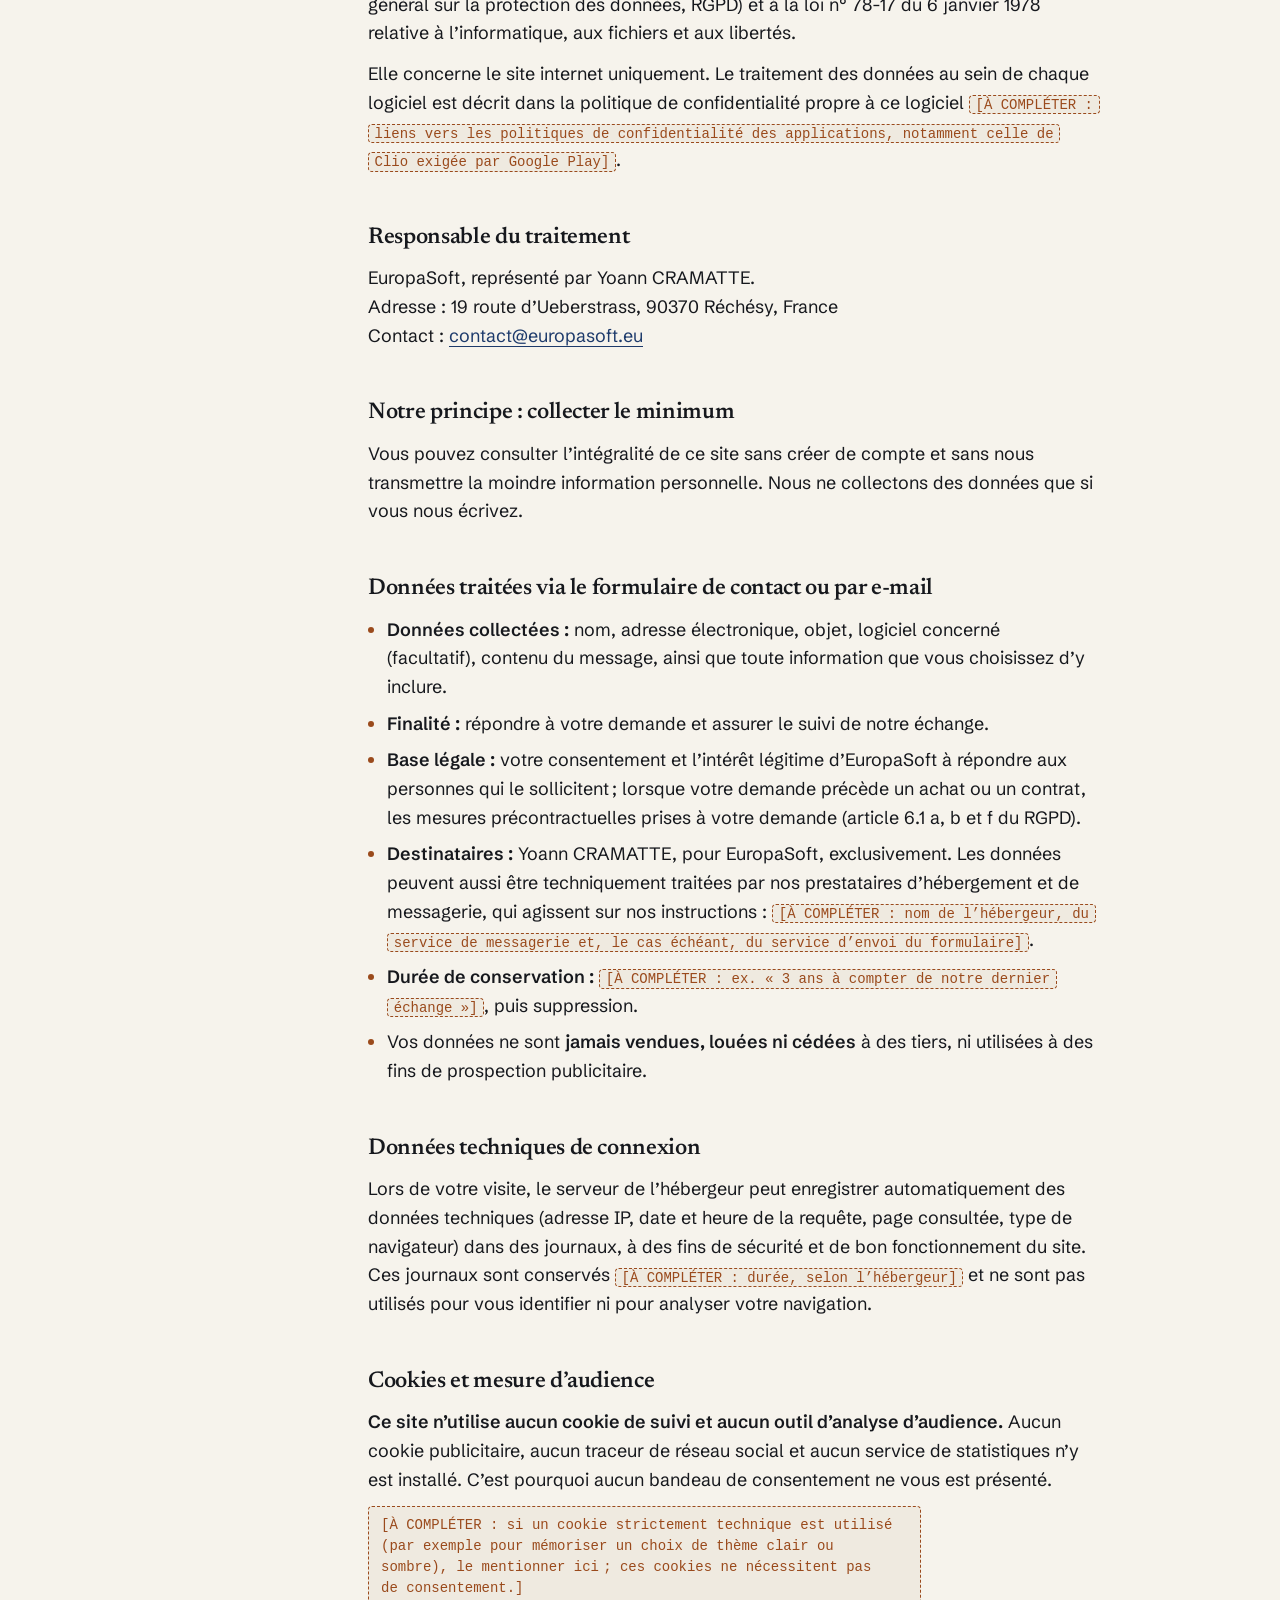
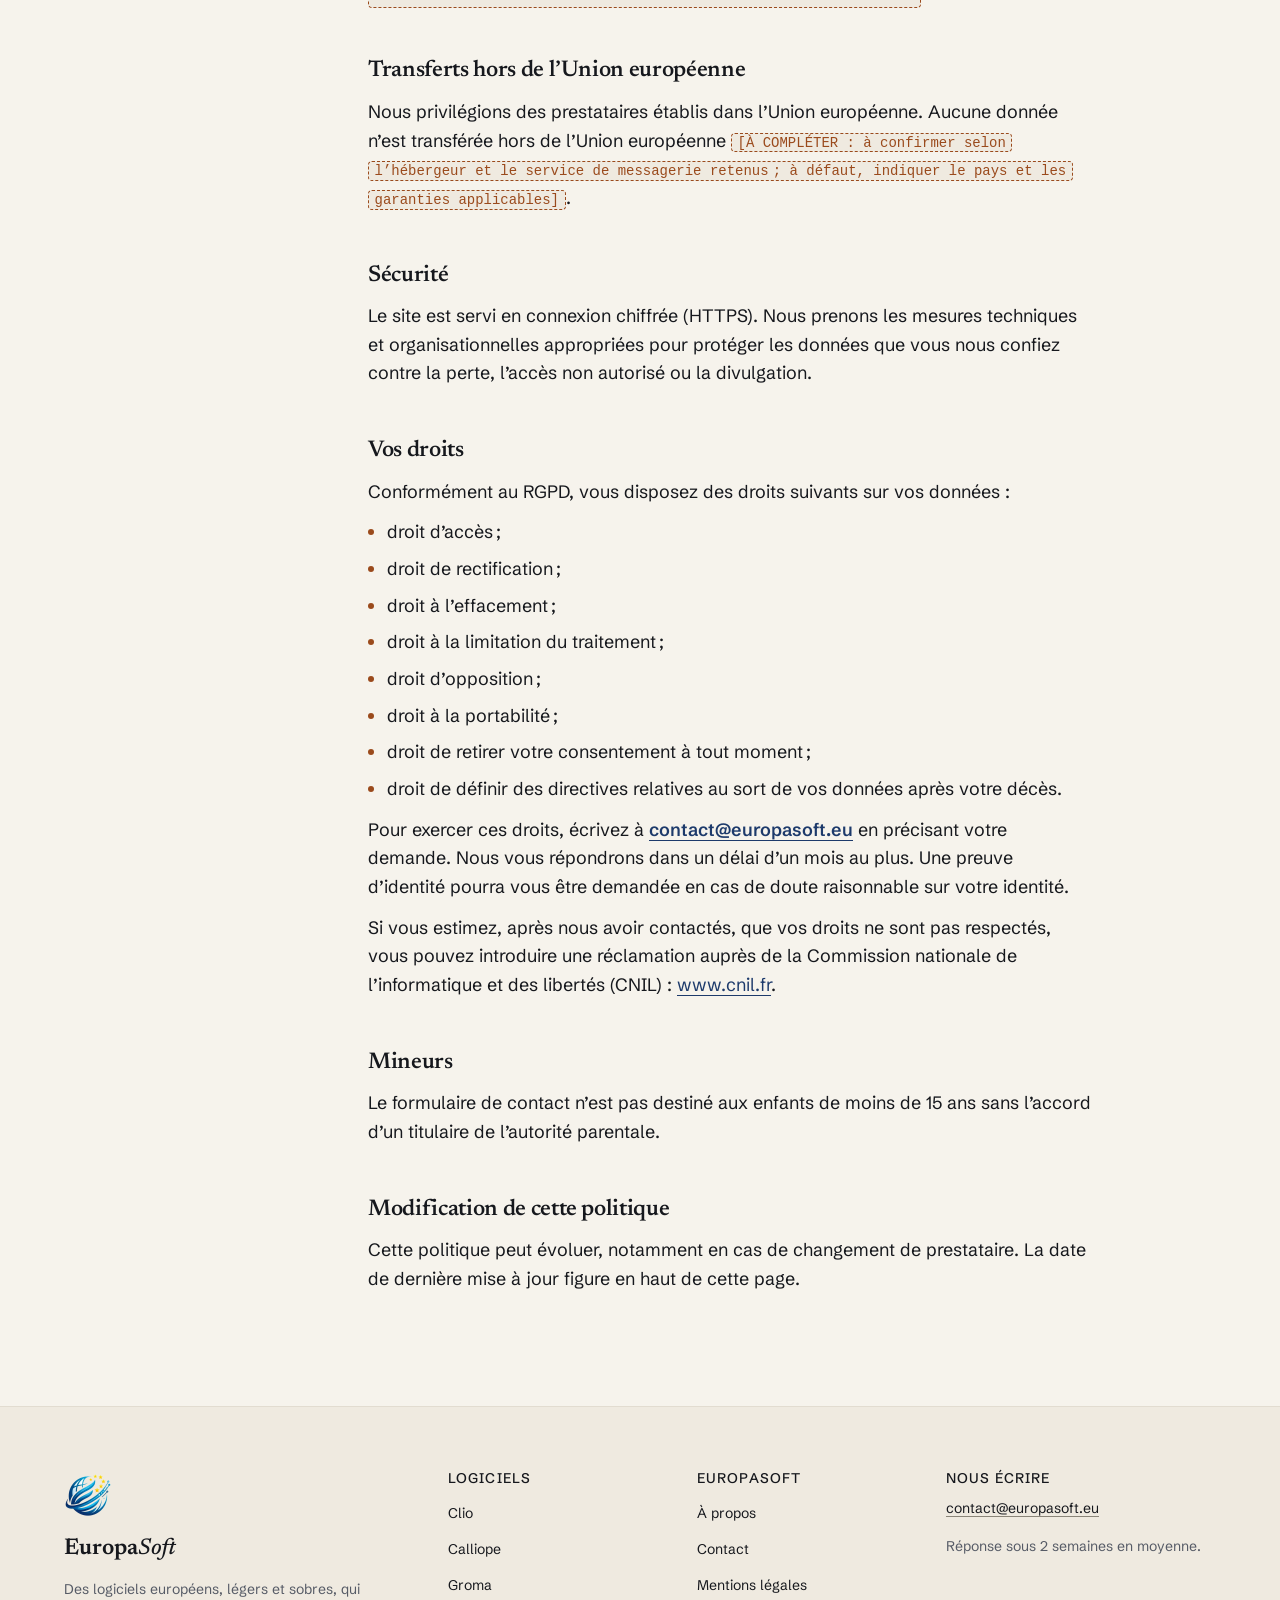
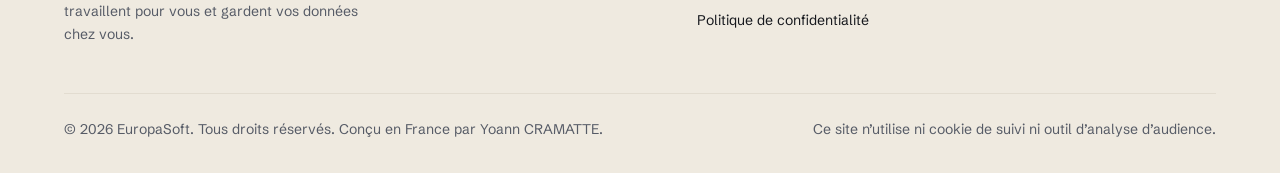
<file: mentions-legales.html>
<!doctype html>
<html lang="fr">
<head>
<meta charset="utf-8">
<meta name="viewport" content="width=device-width, initial-scale=1, viewport-fit=cover">
<title>Mentions légales et confidentialité | EuropaSoft</title>
<meta name="description" content="Mentions légales et politique de confidentialité du site EuropaSoft : éditeur, hébergeur, données personnelles, absence de cookies de suivi.">
<link rel="canonical" href="https://europasoft.eu/mentions-legales.html">
<meta name="theme-color" content="#F6F3EC" media="(prefers-color-scheme: light)">
<meta name="theme-color" content="#11141A" media="(prefers-color-scheme: dark)">
<meta name="color-scheme" content="light dark">
<meta property="og:type" content="website">
<meta property="og:site_name" content="EuropaSoft">
<meta property="og:locale" content="fr_FR">
<meta property="og:title" content="Mentions légales et confidentialité | EuropaSoft">
<meta property="og:description" content="Mentions légales et politique de confidentialité du site EuropaSoft : éditeur, hébergeur, données personnelles, absence de cookies de suivi.">
<meta property="og:url" content="https://europasoft.eu/mentions-legales.html">
<meta property="og:image" content="https://europasoft.eu/assets/logo/og-image.png">
<meta property="og:image:width" content="1200">
<meta property="og:image:height" content="630">
<meta property="og:image:alt" content="Logo EuropaSoft">
<meta name="twitter:card" content="summary_large_image">
<link rel="icon" href="assets/logo/favicon-32.png" type="image/png" sizes="32x32">
<link rel="apple-touch-icon" href="assets/logo/apple-touch-icon.png">
<link rel="manifest" href="site.webmanifest">
<link rel="preload" href="assets/fonts/newsreader-var.woff2" as="font" type="font/woff2" crossorigin>
<link rel="stylesheet" href="css/style.css?v=0.1.9">
<script>document.documentElement.classList.add("js")</script>
<script src="js/appinfo.js?v=0.1.9" defer></script>
<script src="js/main.js?v=0.1.9" defer></script>
</head><body>
<a class="skip-link" href="#contenu">Aller au contenu principal</a>

<header class="site-header">
  <div class="container site-header__bar">
    <a class="brand" href="index.html" aria-label="EuropaSoft, retour à l’accueil"><img class="brand__logo brand__logo--clair" src="assets/logo/europasoft-logo.webp" width="640" height="192" alt=""><img class="brand__logo brand__logo--sombre" src="assets/logo/europasoft-logo-sombre.webp" width="640" height="192" alt=""></a>
    <button class="menu-toggle" type="button" data-menu-toggle aria-controls="site-nav" aria-expanded="false" aria-label="Ouvrir le menu">
      <svg class="icon icon-open" viewBox="0 0 24 24" aria-hidden="true" focusable="false"><path d="M4 7h16M4 12h16M4 17h16"/></svg><svg class="icon icon-close" viewBox="0 0 24 24" aria-hidden="true" focusable="false"><path d="M18 6 6 18M6 6l12 12"/></svg><span aria-hidden="true">Menu</span>
    </button>
    <nav class="site-nav" id="site-nav" aria-label="Navigation principale">
      <ul>
        <li><a href="index.html">Accueil</a></li>
        <li><a href="produits.html">Produits</a></li>
        <li><a href="a-propos.html">À propos</a></li>
        <li><a href="contact.html">Contact</a></li>
      </ul>
    </nav>
  </div>
</header>

<main id="contenu" tabindex="-1">

<section class="page-hero" aria-labelledby="page-titre">
  <div class="container">
    <p class="eyebrow">Informations légales</p>
    <h1 id="page-titre">Mentions légales et politique de confidentialité</h1>
    <p class="legal-meta">Dernière mise à jour : <span class="a-completer">[À COMPLÉTER : date de mise en ligne]</span></p>
  </div>
</section>

<div class="section">
  <div class="container legal-layout">
    <nav class="legal-toc" aria-labelledby="toc-titre">
      <p id="toc-titre">Sur cette page</p>
      <ol>
        <li><a href="#mentions">Mentions légales</a></li>
        <li><a href="#editeur">Éditeur du site</a></li>
        <li><a href="#hebergeur">Hébergeur</a></li>
        <li><a href="#propriete">Propriété intellectuelle</a></li>
        <li><a href="#confidentialite">Politique de confidentialité</a></li>
        <li><a href="#cookies">Cookies et mesure d’audience</a></li>
        <li><a href="#droits">Vos droits</a></li>
      </ol>
    </nav>

    <div class="legal">
      <h2 id="mentions">Mentions légales</h2>
      <p>Conformément aux articles 6-III et 19 de la loi n° 2004-575 du 21 juin 2004 pour la confiance dans l’économie numérique (LCEN), les informations suivantes sont portées à la connaissance des utilisateurs du site europasoft.eu.</p>

      <h3 id="editeur">Éditeur du site</h3>
      <ul>
        <li><strong>Raison sociale / nom commercial :</strong> EuropaSoft</li>
        <li><strong>Forme juridique :</strong> <span class="a-completer">[À COMPLÉTER : ex. entreprise individuelle (EI), micro-entreprise, SASU, EURL…]</span></li>
        <li><strong>SIRET :</strong> <span class="a-completer">[À COMPLÉTER]</span></li>
        <li><strong>Immatriculation :</strong> <span class="a-completer">[À COMPLÉTER : RCS ou RNE, ville]</span></li>
        <li><strong>Numéro de TVA intracommunautaire :</strong> <span class="a-completer">[À COMPLÉTER : ou mention « TVA non applicable, art. 293 B du CGI » en franchise en base]</span></li>
        <li><strong>Adresse du siège :</strong> 19 route d’Ueberstrass, 90370 Réchésy, France</li>
        <li><strong>Adresse électronique :</strong> <a href="mailto:contact@europasoft.eu" data-appinfo="contact">contact@europasoft.eu</a></li>
      </ul>

      <h3>Directeur de la publication</h3>
      <p>Yoann CRAMATTE, en qualité de <span class="a-completer">[À COMPLÉTER : fondateur / entrepreneur individuel / président…]</span>.<br>Contact : <a href="mailto:contact@europasoft.eu" data-appinfo="contact">contact@europasoft.eu</a></p>

      <h3>Conception et développement</h3>
      <p>Yoann CRAMATTE — EuropaSoft.</p>

      <h3 id="hebergeur">Hébergeur</h3>
      <ul>
        <li><strong>Nom ou raison sociale :</strong> OVH SAS</li>
        <li><strong>Adresse :</strong> 2 rue Kellermann, 59100 Roubaix, France</li>
        <li><strong>Téléphone :</strong> +33 9 72 10 10 07</li>
        <li><strong>Site web :</strong> <a href="https://www.ovhcloud.com/fr/" rel="noopener">www.ovhcloud.com</a></li>
      </ul>

      <h3 id="propriete">Propriété intellectuelle</h3>
      <p>L’ensemble des éléments de ce site (textes, images, logos, marques, noms de logiciels, interface, code) est la propriété exclusive d’EuropaSoft ou fait l’objet d’une autorisation d’utilisation, et est protégé par le Code de la propriété intellectuelle.</p>
      <p>Toute reproduction, représentation, modification ou diffusion, totale ou partielle, sans autorisation écrite préalable d’EuropaSoft est interdite, à l’exception des usages autorisés par la loi (citation courte avec mention de la source, notamment).</p>
      <p>Les noms Clio, Calliope et Groma désignent des logiciels édités par EuropaSoft. <span class="a-completer">[À COMPLÉTER : préciser si certaines marques sont déposées, avec leur numéro de dépôt.]</span></p>
      <p>Les marques de tiers citées (par exemple Google Play) appartiennent à leurs propriétaires respectifs.</p>

      <h3>Responsabilité</h3>
      <p>EuropaSoft s’efforce de fournir des informations exactes et à jour, sans pouvoir garantir l’absence d’erreur ou d’omission. Les informations présentées sur ce site sont fournies à titre indicatif et peuvent être modifiées à tout moment.</p>
      <p>EuropaSoft ne saurait être tenu responsable d’une interruption du site, d’un dysfonctionnement technique ou d’un dommage résultant de l’utilisation du site. Les conditions d’utilisation propres à chaque logiciel sont précisées dans leur licence ou leurs conditions générales <span class="a-completer">[À COMPLÉTER : lien vers les CGU / CGV / licences, le cas échéant]</span>.</p>

      <h3>Liens externes</h3>
      <p>Ce site peut contenir des liens vers des sites tiers (boutiques d’applications, notamment). EuropaSoft n’exerce aucun contrôle sur ces sites et décline toute responsabilité quant à leur contenu et à leurs pratiques en matière de données personnelles.</p>

      <h3>Médiation de la consommation</h3>
      <p class="a-completer">[À COMPLÉTER : uniquement si EuropaSoft vend directement à des consommateurs — nom et coordonnées du médiateur de la consommation, conformément à l’article L. 612-1 du Code de la consommation.]</p>

      <h3>Droit applicable</h3>
      <p>Les présentes mentions légales sont régies par le droit français. En cas de litige, et à défaut de résolution amiable, les tribunaux français sont compétents.</p>

      <h2 id="confidentialite">Politique de confidentialité</h2>
      <p>Cette politique explique quelles données personnelles sont traitées lorsque vous consultez le site europasoft.eu ou que vous nous écrivez, et quels sont vos droits. Elle est établie conformément au règlement (UE) 2016/679 du 27 avril 2016 (règlement général sur la protection des données, RGPD) et à la loi n° 78-17 du 6 janvier 1978 relative à l’informatique, aux fichiers et aux libertés.</p>
      <p>Elle concerne le site internet uniquement. Le traitement des données au sein de chaque logiciel est décrit dans la politique de confidentialité propre à ce logiciel <span class="a-completer">[À COMPLÉTER : liens vers les politiques de confidentialité des applications, notamment celle de Clio exigée par Google Play]</span>.</p>

      <h3>Responsable du traitement</h3>
      <p>EuropaSoft, représenté par Yoann CRAMATTE.<br>Adresse : 19 route d’Ueberstrass, 90370 Réchésy, France<br>Contact : <a href="mailto:contact@europasoft.eu" data-appinfo="contact">contact@europasoft.eu</a></p>

      <h3>Notre principe : collecter le minimum</h3>
      <p>Vous pouvez consulter l’intégralité de ce site sans créer de compte et sans nous transmettre la moindre information personnelle. Nous ne collectons des données que si vous nous écrivez.</p>

      <h3>Données traitées via le formulaire de contact ou par e-mail</h3>
      <ul>
        <li><strong>Données collectées :</strong> nom, adresse électronique, objet, logiciel concerné (facultatif), contenu du message, ainsi que toute information que vous choisissez d’y inclure.</li>
        <li><strong>Finalité :</strong> répondre à votre demande et assurer le suivi de notre échange.</li>
        <li><strong>Base légale :</strong> votre consentement et l’intérêt légitime d’EuropaSoft à répondre aux personnes qui le sollicitent ; lorsque votre demande précède un achat ou un contrat, les mesures précontractuelles prises à votre demande (article 6.1 a, b et f du RGPD).</li>
        <li><strong>Destinataires :</strong> Yoann CRAMATTE, pour EuropaSoft, exclusivement. Les données peuvent aussi être techniquement traitées par nos prestataires d’hébergement et de messagerie, qui agissent sur nos instructions : <span class="a-completer">[À COMPLÉTER : nom de l’hébergeur, du service de messagerie et, le cas échéant, du service d’envoi du formulaire]</span>.</li>
        <li><strong>Durée de conservation :</strong> <span class="a-completer">[À COMPLÉTER : ex. « 3 ans à compter de notre dernier échange »]</span>, puis suppression.</li>
        <li>Vos données ne sont <strong>jamais vendues, louées ni cédées</strong> à des tiers, ni utilisées à des fins de prospection publicitaire.</li>
      </ul>

      <h3>Données techniques de connexion</h3>
      <p>Lors de votre visite, le serveur de l’hébergeur peut enregistrer automatiquement des données techniques (adresse IP, date et heure de la requête, page consultée, type de navigateur) dans des journaux, à des fins de sécurité et de bon fonctionnement du site. Ces journaux sont conservés <span class="a-completer">[À COMPLÉTER : durée, selon l’hébergeur]</span> et ne sont pas utilisés pour vous identifier ni pour analyser votre navigation.</p>

      <h3 id="cookies">Cookies et mesure d’audience</h3>
      <p><strong>Ce site n’utilise aucun cookie de suivi et aucun outil d’analyse d’audience.</strong> Aucun cookie publicitaire, aucun traceur de réseau social et aucun service de statistiques n’y est installé. C’est pourquoi aucun bandeau de consentement ne vous est présenté.</p>
      <p class="a-completer">[À COMPLÉTER : si un cookie strictement technique est utilisé (par exemple pour mémoriser un choix de thème clair ou sombre), le mentionner ici ; ces cookies ne nécessitent pas de consentement.]</p>

      <h3>Transferts hors de l’Union européenne</h3>
      <p>Nous privilégions des prestataires établis dans l’Union européenne. Aucune donnée n’est transférée hors de l’Union européenne <span class="a-completer">[À COMPLÉTER : à confirmer selon l’hébergeur et le service de messagerie retenus ; à défaut, indiquer le pays et les garanties applicables]</span>.</p>

      <h3>Sécurité</h3>
      <p>Le site est servi en connexion chiffrée (HTTPS). Nous prenons les mesures techniques et organisationnelles appropriées pour protéger les données que vous nous confiez contre la perte, l’accès non autorisé ou la divulgation.</p>

      <h3 id="droits">Vos droits</h3>
      <p>Conformément au RGPD, vous disposez des droits suivants sur vos données :</p>
      <ul>
        <li>droit d’accès ;</li>
        <li>droit de rectification ;</li>
        <li>droit à l’effacement ;</li>
        <li>droit à la limitation du traitement ;</li>
        <li>droit d’opposition ;</li>
        <li>droit à la portabilité ;</li>
        <li>droit de retirer votre consentement à tout moment ;</li>
        <li>droit de définir des directives relatives au sort de vos données après votre décès.</li>
      </ul>
      <p>Pour exercer ces droits, écrivez à <strong><a href="mailto:contact@europasoft.eu" data-appinfo="contact">contact@europasoft.eu</a></strong> en précisant votre demande. Nous vous répondrons dans un délai d’un mois au plus. Une preuve d’identité pourra vous être demandée en cas de doute raisonnable sur votre identité.</p>
      <p>Si vous estimez, après nous avoir contactés, que vos droits ne sont pas respectés, vous pouvez introduire une réclamation auprès de la Commission nationale de l’informatique et des libertés (CNIL) : <a href="https://www.cnil.fr">www.cnil.fr</a>.</p>

      <h3>Mineurs</h3>
      <p>Le formulaire de contact n’est pas destiné aux enfants de moins de 15 ans sans l’accord d’un titulaire de l’autorité parentale.</p>

      <h3>Modification de cette politique</h3>
      <p>Cette politique peut évoluer, notamment en cas de changement de prestataire. La date de dernière mise à jour figure en haut de cette page.</p>
    </div>
  </div>
</div>

</main>

<footer class="site-footer">
  <div class="container">
    <div class="footer-grid">
      <div class="footer-brand">
        <img class="monogram" src="assets/logo/europasoft-symbole.webp" width="192" height="192" alt="" loading="lazy">
        <p class="footer-brand__name">Europa<em>Soft</em></p>
        <p>Des logiciels européens, légers et sobres, qui travaillent pour vous et gardent vos données chez vous.</p>
      </div>
      <nav aria-labelledby="f-logiciels">
        <h2 class="footer-title" id="f-logiciels">Logiciels</h2>
        <ul class="footer-list">
            <li><a href="clio.html">Clio</a></li>
            <li><a href="calliope.html">Calliope</a></li>
            <li><a href="groma.html">Groma</a></li>
        </ul>
      </nav>
      <nav aria-labelledby="f-societe">
        <h2 class="footer-title" id="f-societe">EuropaSoft</h2>
        <ul class="footer-list">
          <li><a href="a-propos.html">À propos</a></li>
          <li><a href="contact.html">Contact</a></li>
          <li><a href="mentions-legales.html">Mentions légales</a></li>
          <li><a href="mentions-legales.html#confidentialite">Politique de confidentialité</a></li>
        </ul>
      </nav>
      <div>
        <h2 class="footer-title">Nous écrire</h2>
        <p><a href="mailto:contact@europasoft.eu" data-appinfo="contact">contact@europasoft.eu</a></p>
        <p>Réponse sous 2 semaines en moyenne.</p>
      </div>
    </div>
    <div class="footer-bottom">
      <p><span data-appinfo="copyright">© 2026 EuropaSoft. Tous droits réservés.</span> Conçu en France par <span data-appinfo="developer">Yoann CRAMATTE</span>.</p>
      <p>Ce site n’utilise ni cookie de suivi ni outil d’analyse d’audience.</p>
    </div>
  </div>
</footer>
</body>
</html>
</file>
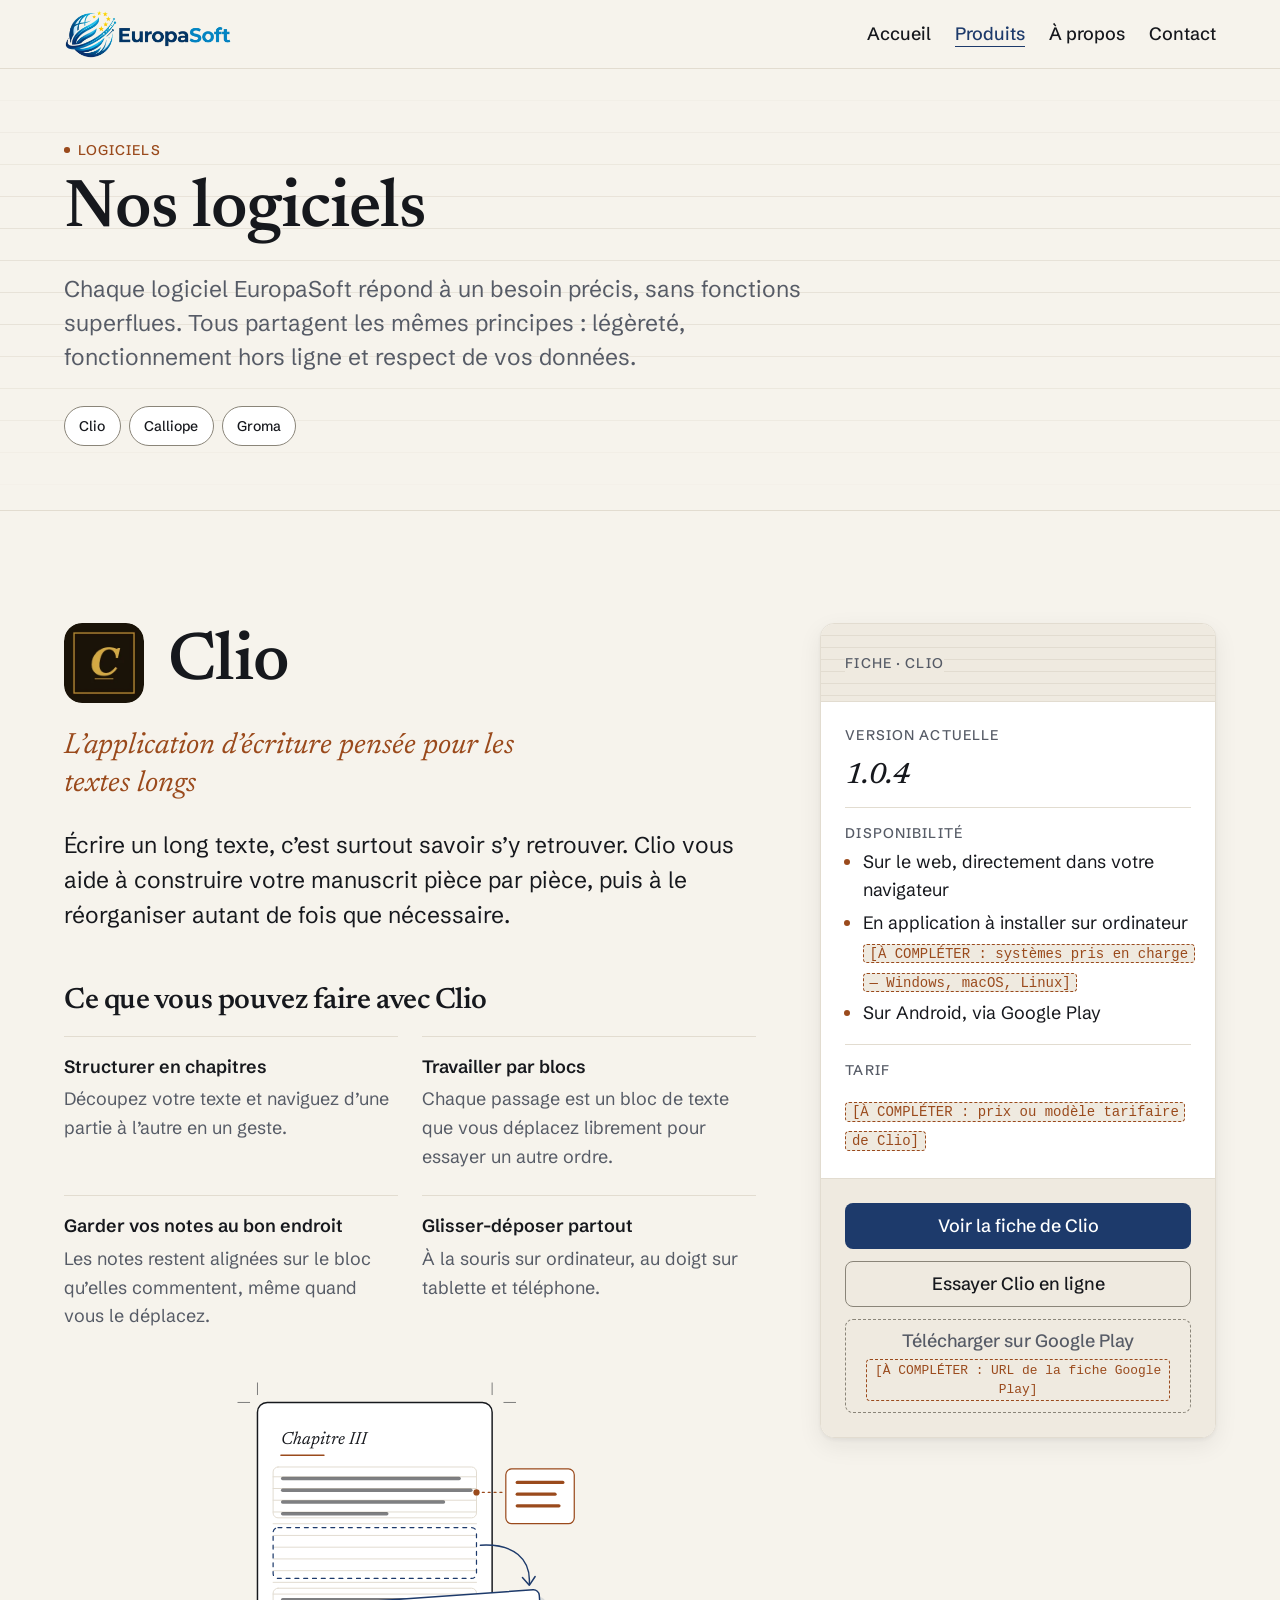
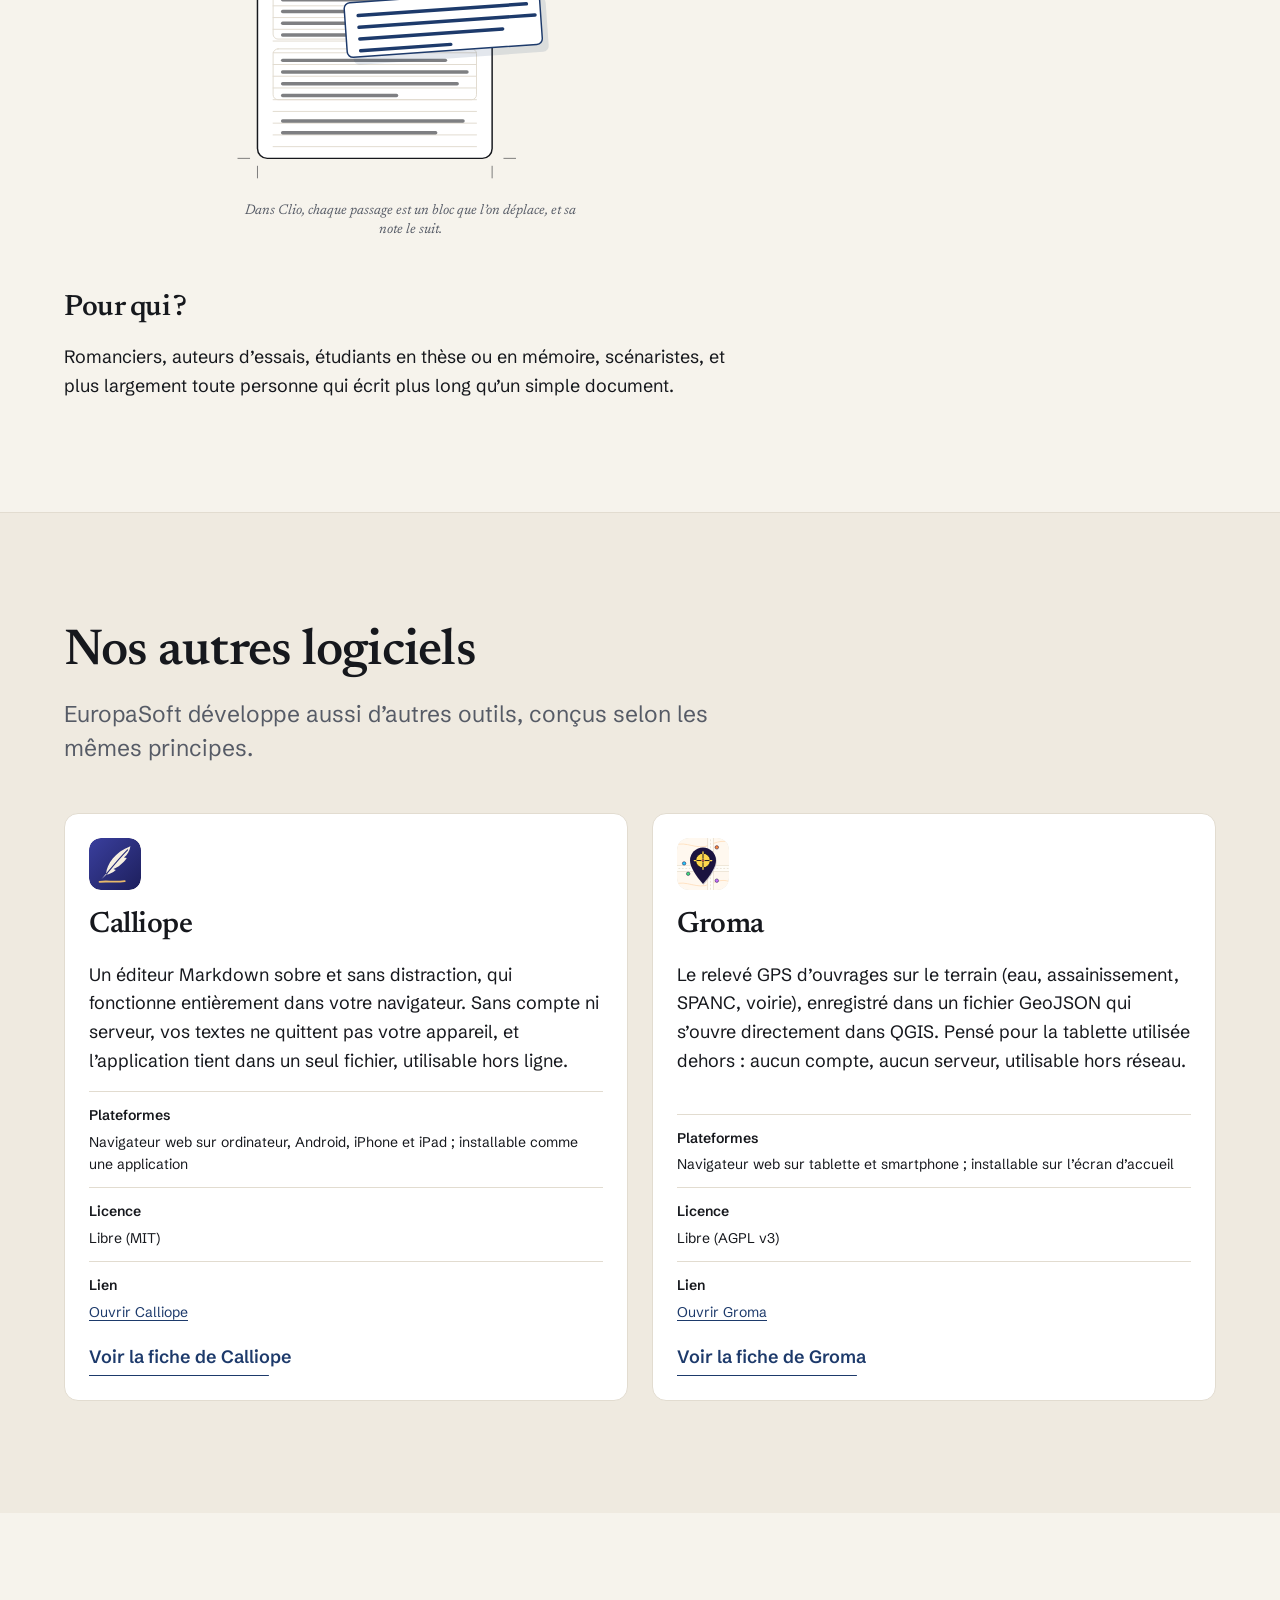
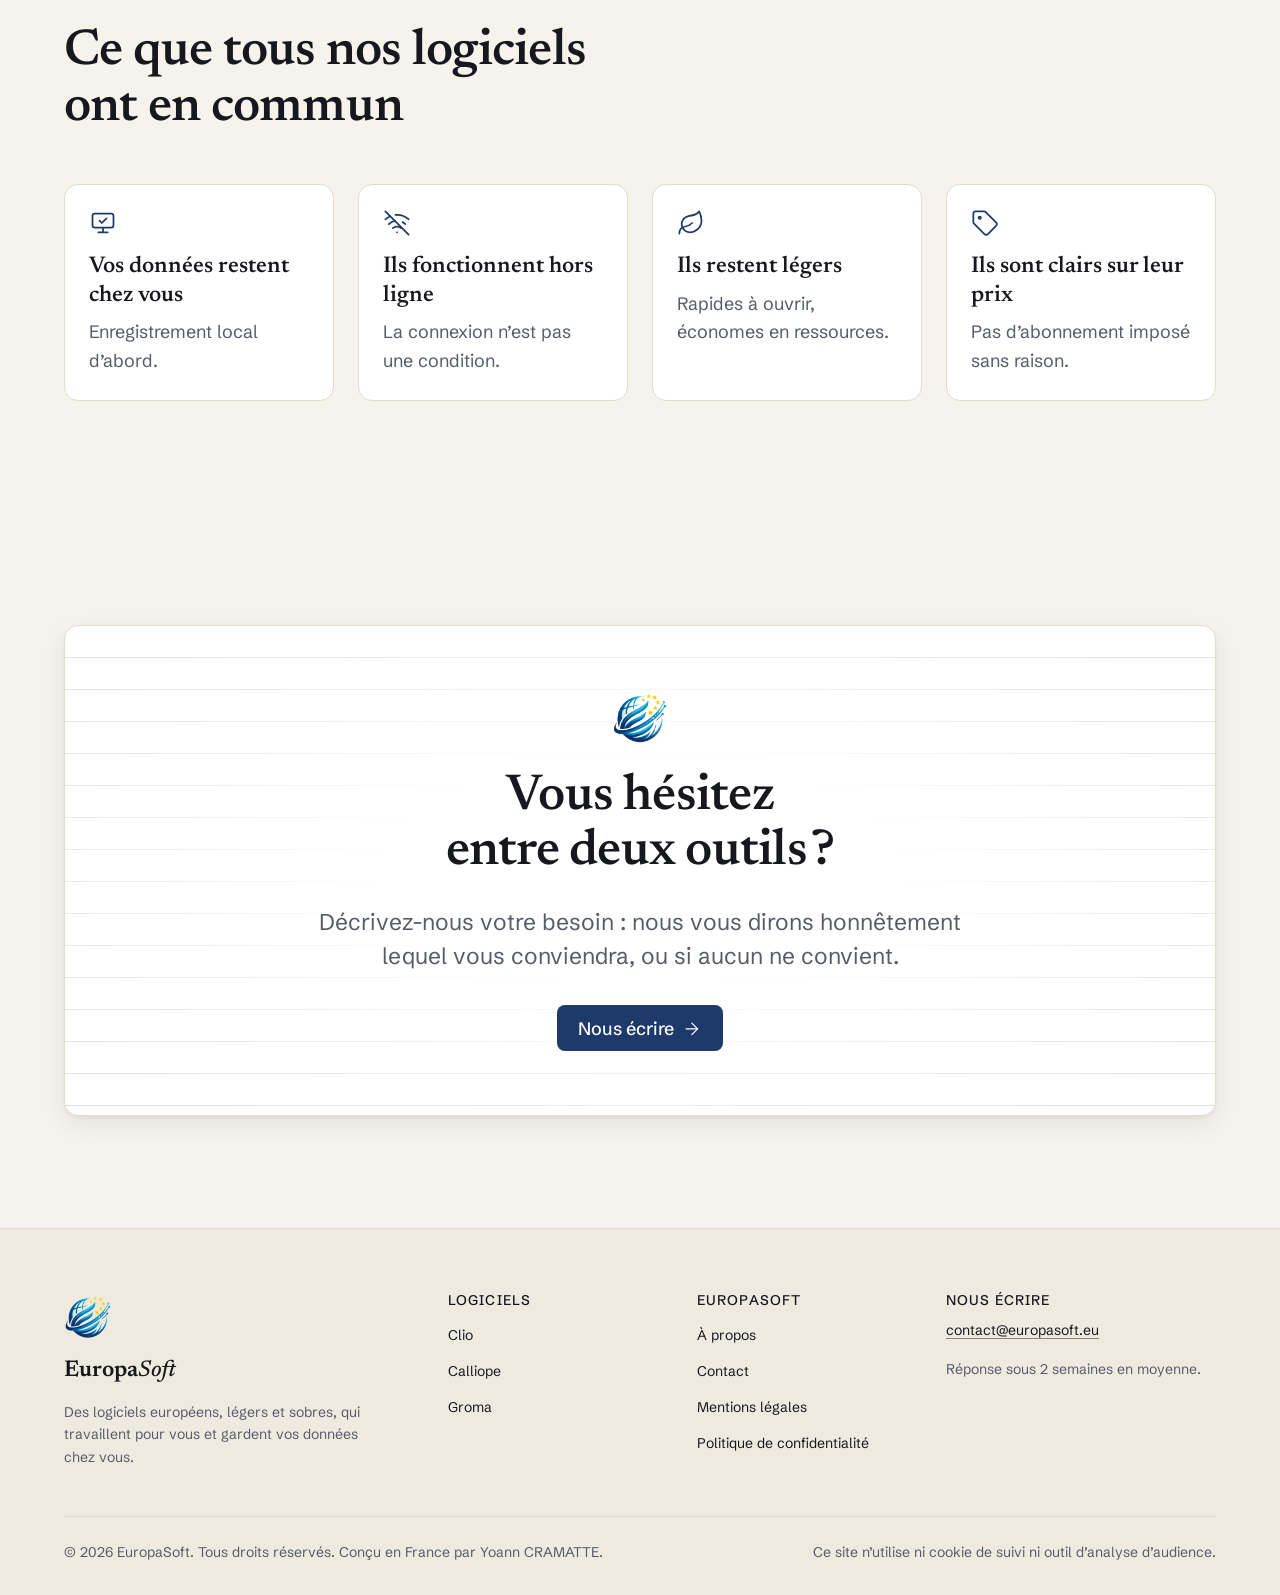
<file: produits.html>
<!doctype html>
<html lang="fr">
<head>
<meta charset="utf-8">
<meta name="viewport" content="width=device-width, initial-scale=1, viewport-fit=cover">
<title>Nos logiciels : Clio, Calliope et Groma | EuropaSoft</title>
<meta name="description" content="Clio pour l'écriture longue, Calliope pour écrire en Markdown et Groma pour les relevés GPS de terrain : des logiciels légers, hors ligne et sans abonnement abusif.">
<link rel="canonical" href="https://europasoft.eu/produits.html">
<meta name="theme-color" content="#F6F3EC" media="(prefers-color-scheme: light)">
<meta name="theme-color" content="#11141A" media="(prefers-color-scheme: dark)">
<meta name="color-scheme" content="light dark">
<meta property="og:type" content="website">
<meta property="og:site_name" content="EuropaSoft">
<meta property="og:locale" content="fr_FR">
<meta property="og:title" content="Nos logiciels : Clio, Calliope et Groma | EuropaSoft">
<meta property="og:description" content="Clio pour l'écriture longue, Calliope pour écrire en Markdown et Groma pour les relevés GPS de terrain : des logiciels légers, hors ligne et sans abonnement abusif.">
<meta property="og:url" content="https://europasoft.eu/produits.html">
<meta property="og:image" content="https://europasoft.eu/assets/logo/og-image.png">
<meta property="og:image:width" content="1200">
<meta property="og:image:height" content="630">
<meta property="og:image:alt" content="Logo EuropaSoft">
<meta name="twitter:card" content="summary_large_image">
<link rel="icon" href="assets/logo/favicon-32.png" type="image/png" sizes="32x32">
<link rel="apple-touch-icon" href="assets/logo/apple-touch-icon.png">
<link rel="manifest" href="site.webmanifest">
<link rel="preload" href="assets/fonts/newsreader-var.woff2" as="font" type="font/woff2" crossorigin>
<link rel="stylesheet" href="css/style.css?v=0.1.9">
<script>document.documentElement.classList.add("js")</script>
<script src="js/appinfo.js?v=0.1.9" defer></script>
<script src="js/main.js?v=0.1.9" defer></script>
<script type="application/ld+json">
{
  "@context": "https://schema.org",
  "@graph": [
    {
      "@type": "SoftwareApplication",
      "name": "Clio",
      "description": "L'application d'écriture pensée pour les textes longs : chapitres, blocs déplaçables, notes alignées sur les passages, glisser-déposer à la souris comme au doigt.",
      "applicationCategory": "ProductivityApplication",
      "operatingSystem": "Web, Android",
      "url": "https://europasoft.eu/produits.html#clio",
      "inLanguage": "fr",
      "publisher": {
        "@type": "Organization",
        "name": "EuropaSoft",
        "url": "https://europasoft.eu/"
      },
      "author": {
        "@type": "Person",
        "name": "Yoann CRAMATTE"
      },
      "softwareVersion": "1.0.4"
    }
  ]
}
</script>
</head><body>
<a class="skip-link" href="#contenu">Aller au contenu principal</a>

<header class="site-header">
  <div class="container site-header__bar">
    <a class="brand" href="index.html" aria-label="EuropaSoft, retour à l’accueil"><img class="brand__logo brand__logo--clair" src="assets/logo/europasoft-logo.webp" width="640" height="192" alt=""><img class="brand__logo brand__logo--sombre" src="assets/logo/europasoft-logo-sombre.webp" width="640" height="192" alt=""></a>
    <button class="menu-toggle" type="button" data-menu-toggle aria-controls="site-nav" aria-expanded="false" aria-label="Ouvrir le menu">
      <svg class="icon icon-open" viewBox="0 0 24 24" aria-hidden="true" focusable="false"><path d="M4 7h16M4 12h16M4 17h16"/></svg><svg class="icon icon-close" viewBox="0 0 24 24" aria-hidden="true" focusable="false"><path d="M18 6 6 18M6 6l12 12"/></svg><span aria-hidden="true">Menu</span>
    </button>
    <nav class="site-nav" id="site-nav" aria-label="Navigation principale">
      <ul>
        <li><a href="index.html">Accueil</a></li>
        <li><a href="produits.html" aria-current="page">Produits</a></li>
        <li><a href="a-propos.html">À propos</a></li>
        <li><a href="contact.html">Contact</a></li>
      </ul>
    </nav>
  </div>
</header>

<main id="contenu" tabindex="-1">

<section class="page-hero" aria-labelledby="page-titre">
  <div class="container">
    <p class="eyebrow">Logiciels</p>
    <h1 id="page-titre">Nos logiciels</h1>
    <p class="lead">Chaque logiciel EuropaSoft répond à un besoin précis, sans fonctions superflues. Tous partagent les mêmes principes : légèreté, fonctionnement hors ligne et respect de vos données.</p>
    <nav aria-label="Sommaire des logiciels">
      <ul class="toc-products">
        <li><a href="#clio">Clio</a></li>
        <li><a href="#calliope">Calliope</a></li>
        <li><a href="#groma">Groma</a></li>
      </ul>
    </nav>
  </div>
</section>

<section class="product" id="clio" aria-labelledby="clio-titre">
  <div class="container product__grid">
    <div>
      <div class="product__title">
        <span class="app-icon app-icon--lg"><img src="assets/apps/clio.webp" width="192" height="192" alt="" loading="lazy"></span>
        <h2 id="clio-titre">Clio</h2>
      </div>
      <p class="product__subtitle">L’application d’écriture pensée pour les textes longs</p>
      <p class="product__intro">Écrire un long texte, c’est surtout savoir s’y retrouver. Clio vous aide à construire votre manuscrit pièce par pièce, puis à le réorganiser autant de fois que nécessaire.</p>

      <h3>Ce que vous pouvez faire avec Clio</h3>
      <ul class="feature-list feature-list--2">
        <li><strong>Structurer en chapitres</strong> Découpez votre texte et naviguez d’une partie à l’autre en un geste.</li>
        <li><strong>Travailler par blocs</strong> Chaque passage est un bloc de texte que vous déplacez librement pour essayer un autre ordre.</li>
        <li><strong>Garder vos notes au bon endroit</strong> Les notes restent alignées sur le bloc qu’elles commentent, même quand vous le déplacez.</li>
        <li><strong>Glisser-déposer partout</strong> À la souris sur ordinateur, au doigt sur tablette et téléphone.</li>
      </ul>

      <figure class="plate plate--produit">
  <svg viewBox="0 0 360 420" aria-hidden="true" focusable="false" fill="none" stroke-linecap="round" stroke-linejoin="round">
    <!-- Repères de coupe d'imprimeur -->
    <g class="ink faint" stroke="currentColor" stroke-width="1">
      <path d="M24 4v12M4 24h12M264 4v12M276 24h12M24 396v12M4 388h12M264 396v12M276 388h12"/>
    </g>
    <!-- La feuille -->
    <rect class="paper ink" x="24" y="24" width="240" height="364" rx="10" stroke="currentColor" stroke-width="1.5"/>
    <path class="hair" d="M40 100h208M40 112h208M40 124h208M40 136h208M40 148h208M40 160h208M40 172h208M40 184h208M40 196h208M40 208h208M40 220h208M40 232h208M40 244h208M40 256h208M40 268h208M40 280h208M40 292h208M40 304h208M40 316h208M40 328h208M40 340h208M40 352h208M40 364h208M40 376h208" stroke-width="1"/>
    <text class="ink" x="48" y="66" font-size="18" fill="currentColor">Chapitre III</text>
    <path class="sienna" d="M48 78h44" stroke="currentColor" stroke-width="1.5"/>
    <!-- Bloc 1, relié à sa note -->
    <rect class="hair" x="40" y="90" width="208" height="52" rx="5" stroke-width="1"/>
    <g class="faint"><rect class="ink" x="48" y="100" width="184" height="3.5" rx="1.75" fill="currentColor"/><rect class="ink" x="48" y="112" width="196" height="3.5" rx="1.75" fill="currentColor"/><rect class="ink" x="48" y="124" width="168" height="3.5" rx="1.75" fill="currentColor"/><rect class="ink" x="48" y="136" width="110" height="3.5" rx="1.75" fill="currentColor"/></g>
    <!-- Emplacement laissé par le bloc déplacé -->
    <rect class="prussia" x="40" y="152" width="208" height="52" rx="5" stroke="currentColor" stroke-width="1.25" stroke-dasharray="4 5"/>
    <!-- Blocs suivants -->
    <rect class="hair" x="40" y="214" width="208" height="52" rx="5" stroke-width="1"/>
    <g class="faint"><rect class="ink" x="48" y="224" width="190" height="3.5" rx="1.75" fill="currentColor"/><rect class="ink" x="48" y="236" width="176" height="3.5" rx="1.75" fill="currentColor"/><rect class="ink" x="48" y="248" width="194" height="3.5" rx="1.75" fill="currentColor"/><rect class="ink" x="48" y="260" width="140" height="3.5" rx="1.75" fill="currentColor"/></g>
    <rect class="hair" x="40" y="276" width="208" height="52" rx="5" stroke-width="1"/>
    <g class="faint"><rect class="ink" x="48" y="286" width="170" height="3.5" rx="1.75" fill="currentColor"/><rect class="ink" x="48" y="298" width="192" height="3.5" rx="1.75" fill="currentColor"/><rect class="ink" x="48" y="310" width="182" height="3.5" rx="1.75" fill="currentColor"/><rect class="ink" x="48" y="322" width="120" height="3.5" rx="1.75" fill="currentColor"/></g>
    <g class="faint"><rect class="ink" x="48" y="348" width="188" height="3.5" rx="1.75" fill="currentColor"/><rect class="ink" x="48" y="360" width="160" height="3.5" rx="1.75" fill="currentColor"/></g>
    <!-- Note de marge, alignée sur le bloc 1 -->
    <g class="sienna">
      <path d="M248 116h30" stroke="currentColor" stroke-width="1.25" stroke-dasharray="2 4"/>
      <circle cx="248" cy="116" r="3.2" fill="currentColor"/>
      <rect class="paper" x="278" y="92" width="70" height="56" rx="6" stroke="currentColor" stroke-width="1.25"/>
      <rect class="sienna" x="288" y="104" width="50" height="3.5" rx="1.75" fill="currentColor"/><rect class="sienna" x="288" y="116" width="42" height="3.5" rx="1.75" fill="currentColor"/><rect class="sienna" x="288" y="128" width="46" height="3.5" rx="1.75" fill="currentColor"/>
    </g>
    <!-- Le bloc soulevé, en cours de déplacement -->
    <g class="prussia">
      <path d="M252 170c34-2 52 14 50 40" stroke="currentColor" stroke-width="1.5"/>
      <path d="M295 203l7 8 6-9" stroke="currentColor" stroke-width="1.5"/>
      <g transform="rotate(-4 216 250)">
        <rect x="120" y="230" width="200" height="56" rx="6" fill="currentColor" opacity="0.12"/>
        <rect class="paper" x="114" y="222" width="200" height="56" rx="6" stroke="currentColor" stroke-width="1.5"/>
        <rect class="prussia" x="126" y="234" width="176" height="3.5" rx="1.75" fill="currentColor"/><rect class="prussia" x="126" y="246" width="184" height="3.5" rx="1.75" fill="currentColor"/><rect class="prussia" x="126" y="258" width="150" height="3.5" rx="1.75" fill="currentColor"/><rect class="prussia" x="126" y="270" width="96" height="3.5" rx="1.75" fill="currentColor"/>
      </g>
    </g>
  </svg>
  <figcaption>Dans Clio, chaque passage est un bloc que l’on déplace, et sa note le suit.</figcaption>
</figure>

      <h3>Pour qui ?</h3>
      <p>Romanciers, auteurs d’essais, étudiants en thèse ou en mémoire, scénaristes, et plus largement toute personne qui écrit plus long qu’un simple document.</p>
    </div>

    <aside class="sheet" aria-label="Fiche Clio" data-reveal>
      <div class="sheet__head ruled"><p>Fiche · Clio</p></div>
      <div class="sheet__rows">
        <div class="sheet__row"><p class="sheet__label">Version actuelle</p><p class="sheet__version">1.0.4</p></div>
        <div class="sheet__row">
          <h3 class="sheet__label">Disponibilité</h3>
          <ul>
            <li>Sur le web, directement dans votre navigateur</li>
            <li>En application à installer sur ordinateur <span class="a-completer">[À COMPLÉTER : systèmes pris en charge — Windows, macOS, Linux]</span></li>
            <li>Sur Android, via Google Play</li>
          </ul>
        </div>
        <div class="sheet__row"><p class="sheet__label">Tarif</p><p><span class="a-completer">[À COMPLÉTER : prix ou modèle tarifaire de Clio]</span></p></div>
      </div>
      <div class="sheet__actions">
        <a class="btn btn--primary" href="clio.html">Voir la fiche de Clio</a>
        <a class="btn btn--secondary" href="https://europasoft-eu.github.io/Clio/">Essayer Clio en ligne</a>
        <span class="btn btn--secondary" role="link" aria-disabled="true">Télécharger sur Google Play <span class="a-completer">[À COMPLÉTER : URL de la fiche Google Play]</span></span>
      </div>
    </aside>
  </div>
</section>

<section class="section section--alt" aria-labelledby="autres-titre">
  <div class="container">
    <div class="section-head" data-reveal>
      <h2 id="autres-titre">Nos autres logiciels</h2>
      <p>EuropaSoft développe aussi d’autres outils, conçus selon les mêmes principes.</p>
    </div>
    <div class="mini-cards">
      <article class="mini-card" id="calliope" data-reveal>
        <span class="app-icon"><img src="assets/apps/calliope.svg" width="192" height="192" alt="" loading="lazy"></span>
        <h3>Calliope</h3>
        
        <p>Un éditeur Markdown sobre et sans distraction, qui fonctionne entièrement dans votre navigateur. Sans compte ni serveur, vos textes ne quittent pas votre appareil, et l’application tient dans un seul fichier, utilisable hors ligne.</p>
        <dl>
          <div><dt>Plateformes</dt><dd>Navigateur web sur ordinateur, Android, iPhone et iPad ; installable comme une application</dd></div>
          <div><dt>Licence</dt><dd>Libre (MIT)</dd></div>
          <div><dt>Lien</dt><dd><a href="https://europasoft-eu.github.io/Calliope/Calliope.html">Ouvrir Calliope</a></dd></div>
        </dl>
        <a class="link-arrow mini-card__fiche" href="calliope.html">Voir la fiche de Calliope</a>
      </article>
      <article class="mini-card" id="groma" data-reveal>
        <span class="app-icon"><img src="assets/apps/groma.svg" width="192" height="192" alt="" loading="lazy"></span>
        <h3>Groma</h3>
        
        <p>Le relevé GPS d’ouvrages sur le terrain (eau, assainissement, SPANC, voirie), enregistré dans un fichier GeoJSON qui s’ouvre directement dans QGIS. Pensé pour la tablette utilisée dehors : aucun compte, aucun serveur, utilisable hors réseau.</p>
        <dl>
          <div><dt>Plateformes</dt><dd>Navigateur web sur tablette et smartphone ; installable sur l’écran d’accueil</dd></div>
          <div><dt>Licence</dt><dd>Libre (AGPL v3)</dd></div>
          <div><dt>Lien</dt><dd><a href="https://europasoft-eu.github.io/Groma/">Ouvrir Groma</a></dd></div>
        </dl>
        <a class="link-arrow mini-card__fiche" href="groma.html">Voir la fiche de Groma</a>
      </article>
    </div>
  </div>
</section>

<section class="section" aria-labelledby="communs-titre">
  <div class="container">
    <div class="section-head" data-reveal>
      <h2 id="communs-titre">Ce que tous nos logiciels ont en commun</h2>
    </div>
    <ul class="commons" data-reveal>
      <li><svg class="icon" viewBox="0 0 24 24" aria-hidden="true" focusable="false"><rect x="3" y="4" width="18" height="12" rx="2"/><path d="M8 20h8M12 16v4"/><path d="M9 10l2 2 4-4"/></svg><strong>Vos données restent chez vous</strong> Enregistrement local d’abord.</li>
      <li><svg class="icon" viewBox="0 0 24 24" aria-hidden="true" focusable="false"><path d="M12 20h.01"/><path d="M8.5 16.43a5 5 0 0 1 7 0"/><path d="M2 8.82a15 15 0 0 1 4.17-2.65"/><path d="M10.66 5c4.01-.36 8.14.9 11.34 3.76"/><path d="M16.85 11.25a10 10 0 0 1 2.22 1.68"/><path d="M5 13a10 10 0 0 1 5.24-2.76"/><path d="m2 2 20 20"/></svg><strong>Ils fonctionnent hors ligne</strong> La connexion n’est pas une condition.</li>
      <li><svg class="icon" viewBox="0 0 24 24" aria-hidden="true" focusable="false"><path d="M11 20A7 7 0 0 1 9.8 6.1C15.5 5 17 4.48 19 2c1 2 2 4.18 2 8 0 5.5-4.78 10-10 10Z"/><path d="M2 21c0-3 1.85-5.36 5.08-6C9.5 14.52 12 13 13 12"/></svg><strong>Ils restent légers</strong> Rapides à ouvrir, économes en ressources.</li>
      <li><svg class="icon" viewBox="0 0 24 24" aria-hidden="true" focusable="false"><path d="M12.59 2.59A2 2 0 0 0 11.17 2H4a2 2 0 0 0-2 2v7.17a2 2 0 0 0 .59 1.42l8.7 8.7a2.43 2.43 0 0 0 3.42 0l6.58-6.58a2.43 2.43 0 0 0 0-3.42z"/><circle cx="7.5" cy="7.5" r="1"/></svg><strong>Ils sont clairs sur leur prix</strong> Pas d’abonnement imposé sans raison.</li>
    </ul>
  </div>
</section>

<section class="cta-band" aria-labelledby="cta-titre">
  <div class="container">
    <div class="cta-panel" data-reveal>
      <img class="monogram" src="assets/logo/europasoft-symbole.webp" width="192" height="192" alt="" loading="lazy">
      <h2 id="cta-titre">Vous hésitez entre deux outils ?</h2>
      <p>Décrivez-nous votre besoin : nous vous dirons honnêtement lequel vous conviendra, ou si aucun ne convient.</p>
      <div class="btn-row">
        <a class="btn btn--primary" href="contact.html">Nous écrire <svg class="icon" viewBox="0 0 24 24" aria-hidden="true" focusable="false"><path d="M5 12h14"/><path d="m12 5 7 7-7 7"/></svg></a>
      </div>
    </div>
  </div>
</section>

</main>

<footer class="site-footer">
  <div class="container">
    <div class="footer-grid">
      <div class="footer-brand">
        <img class="monogram" src="assets/logo/europasoft-symbole.webp" width="192" height="192" alt="" loading="lazy">
        <p class="footer-brand__name">Europa<em>Soft</em></p>
        <p>Des logiciels européens, légers et sobres, qui travaillent pour vous et gardent vos données chez vous.</p>
      </div>
      <nav aria-labelledby="f-logiciels">
        <h2 class="footer-title" id="f-logiciels">Logiciels</h2>
        <ul class="footer-list">
            <li><a href="clio.html">Clio</a></li>
            <li><a href="calliope.html">Calliope</a></li>
            <li><a href="groma.html">Groma</a></li>
        </ul>
      </nav>
      <nav aria-labelledby="f-societe">
        <h2 class="footer-title" id="f-societe">EuropaSoft</h2>
        <ul class="footer-list">
          <li><a href="a-propos.html">À propos</a></li>
          <li><a href="contact.html">Contact</a></li>
          <li><a href="mentions-legales.html">Mentions légales</a></li>
          <li><a href="mentions-legales.html#confidentialite">Politique de confidentialité</a></li>
        </ul>
      </nav>
      <div>
        <h2 class="footer-title">Nous écrire</h2>
        <p><a href="mailto:contact@europasoft.eu" data-appinfo="contact">contact@europasoft.eu</a></p>
        <p>Réponse sous 2 semaines en moyenne.</p>
      </div>
    </div>
    <div class="footer-bottom">
      <p><span data-appinfo="copyright">© 2026 EuropaSoft. Tous droits réservés.</span> Conçu en France par <span data-appinfo="developer">Yoann CRAMATTE</span>.</p>
      <p>Ce site n’utilise ni cookie de suivi ni outil d’analyse d’audience.</p>
    </div>
  </div>
</footer>
</body>
</html>
</file>
<file: css/style.css>
/* ==========================================================================
   EuropaSoft — feuille de style unique du site vitrine
   --------------------------------------------------------------------------
   Source des règles : docs/IDENTITE.md (tokens, typographie, direction
   artistique). Les blocs :root et sombre sont copiés tels quels depuis ce
   document : toute évolution de palette se fait d’abord là-bas.

   Sommaire
     1. Polices auto-hébergées
     2. Design tokens (clair, sombre automatique, sombre forcé)
     3. Socle (reset, typographie de base)
     4. Utilitaires (conteneur, accessibilité, marqueurs [À COMPLÉTER])
     5. Boutons et liens
     6. En-tête, navigation, menu mobile
     7. Pied de page
     8. Sections communes, bandeau d’appel à l’action
     9. Accueil (héros, valeurs, cartes produits, FAQ)
    10. Produits
    11. À propos
    12. Contact (formulaire)
    13. Mentions légales
    14. Page 404
    15. Mouvement (apparitions, préférences de réduction)
    16. Impression
   ========================================================================== */


/* 1. Polices auto-hébergées ------------------------------------------------
   Fichiers WOFF2 variables (sous-ensemble latin) issus de Fontsource, servis
   depuis le site : aucune requête vers un domaine tiers. Licence SIL OFL 1.1. */

@font-face {
  font-family: "Newsreader";
  src: url("../assets/fonts/newsreader-var.woff2") format("woff2");
  font-weight: 200 800;
  font-style: normal;
  font-display: swap;
}
@font-face {
  font-family: "Newsreader";
  src: url("../assets/fonts/newsreader-italic-var.woff2") format("woff2");
  font-weight: 200 800;
  font-style: italic;
  font-display: swap;
}
@font-face {
  font-family: "Schibsted Grotesk";
  src: url("../assets/fonts/schibsted-grotesk-var.woff2") format("woff2");
  font-weight: 400 900;
  font-style: normal;
  font-display: swap;
}


/* 2. Design tokens --------------------------------------------------------- */

:root {
  color-scheme: light dark;

  /* ── Couleurs ─────────────────────────────── */
  --color-bg:            #F6F3EC; /* papier */
  --color-surface:       #FFFFFF; /* cartes, panneaux */
  --color-surface-2:     #EFEAE0; /* zones en retrait, code, encadrés */
  --color-text:          #16181D; /* encre */
  --color-text-muted:    #565B66; /* légendes, métadonnées */
  --color-primary:       #1D3A6B; /* bleu de Prusse : liens, boutons */
  --color-primary-hover: #152B52;
  --color-on-primary:    #FFFFFF;
  --color-accent:        #9A4A1C; /* terre de Sienne : mise en avant, filets */
  --color-border:        #E2DCD0; /* séparateurs décoratifs */
  --color-border-strong: #8A8579; /* contours de champs, contrôles (≥ 3:1) */
  --color-success:       #2E6B3C;
  --color-error:         #A12A22;
  --color-focus:         #1D3A6B;

  /* ── Rayons ───────────────────────────────── */
  --radius-sm: 4px;
  --radius-md: 8px;
  --radius-lg: 14px;
  --radius-pill: 999px;

  /* ── Ombres (discrètes, teintées encre) ───── */
  --shadow-sm: 0 1px 2px rgb(22 24 29 / 0.06);
  --shadow-md: 0 2px 4px rgb(22 24 29 / 0.05), 0 8px 24px rgb(22 24 29 / 0.07);
  --shadow-lg: 0 4px 8px rgb(22 24 29 / 0.05), 0 24px 48px rgb(22 24 29 / 0.10);

  /* ── Espacements (base 4 px) ──────────────── */
  --space-1: 0.25rem;  /*  4 px */
  --space-2: 0.5rem;   /*  8 px */
  --space-3: 0.75rem;  /* 12 px */
  --space-4: 1rem;     /* 16 px */
  --space-5: 1.5rem;   /* 24 px */
  --space-6: 2rem;     /* 32 px */
  --space-7: 3rem;     /* 48 px */
  --space-8: 4rem;     /* 64 px */
  --space-9: 6rem;     /* 96 px */
  --space-section: clamp(4rem, 3rem + 5vw, 8rem);
  --gutter: clamp(1rem, 0.5rem + 2.5vw, 2.5rem);
  --measure: 66ch;     /* longueur de ligne de lecture */
  --container: 72rem;

  /* ── Typographie ──────────────────────────── */
  --font-display: "Newsreader", "Iowan Old Style", "Palatino Linotype", Georgia, serif;
  --font-text: "Schibsted Grotesk", "Segoe UI", system-ui, -apple-system, sans-serif;
  --font-mono: ui-monospace, "SF Mono", "Cascadia Mono", Menlo, monospace;

  /* Échelle fluide (≈ 1.2 à 360 px → ≈ 1.333 à 1280 px) */
  --step--1: clamp(0.833rem, 0.81rem + 0.1vw, 0.875rem);
  --step-0:  clamp(1rem, 0.96rem + 0.2vw, 1.125rem);      /* texte courant */
  --step-1:  clamp(1.2rem, 1.12rem + 0.38vw, 1.5rem);
  --step-2:  clamp(1.44rem, 1.29rem + 0.68vw, 2rem);
  --step-3:  clamp(1.728rem, 1.47rem + 1.15vw, 2.666rem);
  --step-4:  clamp(2.074rem, 1.65rem + 1.9vw, 3.553rem);
  --step-5:  clamp(2.488rem, 1.8rem + 3.05vw, 4.736rem);  /* titre héros */

  --leading-tight: 1.1;
  --leading-snug: 1.3;
  --leading-body: 1.6;
  --tracking-display: -0.015em;
  --tracking-caps: 0.08em;

  /* ── Mouvement ────────────────────────────── */
  --ease-out: cubic-bezier(0.22, 1, 0.36, 1);
  --duration-fast: 150ms;
  --duration-base: 250ms;
  --duration-slow: 450ms;

  /* ── Zones sûres (zéro hors mobile) ───────── */
  --safe-top: env(safe-area-inset-top, 0px);
  --safe-bottom: env(safe-area-inset-bottom, 0px);
  --safe-left: env(safe-area-inset-left, 0px);
  --safe-right: env(safe-area-inset-right, 0px);
}

@media (prefers-color-scheme: dark) {
  :root:not([data-theme="light"]) {
    --color-bg:            #11141A; /* nuit d'encre */
    --color-surface:       #1A1E26;
    --color-surface-2:     #232833;
    --color-text:          #ECE7DC; /* papier vu de nuit */
    --color-text-muted:    #A4A9B3;
    --color-primary:       #93B2E6;
    --color-primary-hover: #B3C9EE;
    --color-on-primary:    #11141A;
    --color-accent:        #E3A170;
    --color-border:        #2C323D;
    --color-border-strong: #727884;
    --color-success:       #84C493;
    --color-error:         #F28B7F;
    --color-focus:         #93B2E6;

    --shadow-sm: 0 1px 2px rgb(0 0 0 / 0.30);
    --shadow-md: 0 2px 4px rgb(0 0 0 / 0.25), 0 8px 24px rgb(0 0 0 / 0.35);
    --shadow-lg: 0 4px 8px rgb(0 0 0 / 0.25), 0 24px 48px rgb(0 0 0 / 0.45);
  }
}

/* Bascule manuelle optionnelle : <html data-theme="dark">, mêmes valeurs. */
:root[data-theme="dark"] {
  color-scheme: dark;
  --color-bg:            #11141A;
  --color-surface:       #1A1E26;
  --color-surface-2:     #232833;
  --color-text:          #ECE7DC;
  --color-text-muted:    #A4A9B3;
  --color-primary:       #93B2E6;
  --color-primary-hover: #B3C9EE;
  --color-on-primary:    #11141A;
  --color-accent:        #E3A170;
  --color-border:        #2C323D;
  --color-border-strong: #727884;
  --color-success:       #84C493;
  --color-error:         #F28B7F;
  --color-focus:         #93B2E6;

  --shadow-sm: 0 1px 2px rgb(0 0 0 / 0.30);
  --shadow-md: 0 2px 4px rgb(0 0 0 / 0.25), 0 8px 24px rgb(0 0 0 / 0.35);
  --shadow-lg: 0 4px 8px rgb(0 0 0 / 0.25), 0 24px 48px rgb(0 0 0 / 0.45);
}
:root[data-theme="light"] { color-scheme: light; }

/* Jetons propres au site, dérivés des précédents. */
:root {
  --header-h: 4.25rem;
  /* Réglure de cahier : interligne des filets de fond. */
  --rule-gap: 2rem;
  /* Marges latérales : la gouttière, ou la zone sûre si elle est plus large. */
  --pad-left: max(var(--gutter), var(--safe-left));
  --pad-right: max(var(--gutter), var(--safe-right));
}


/* 3. Socle ----------------------------------------------------------------- */

*, *::before, *::after { box-sizing: border-box; }

html {
  -webkit-text-size-adjust: 100%;
  text-size-adjust: 100%;
  scroll-padding-top: calc(var(--header-h) + var(--safe-top) + var(--space-4));
}

body {
  margin: 0;
  min-height: 100vh;
  min-height: 100dvh;
  display: flex;
  flex-direction: column;
  font: 400 var(--step-0)/var(--leading-body) var(--font-text);
  color: var(--color-text);
  background: var(--color-bg);
  font-synthesis-weight: none;
  -webkit-font-smoothing: antialiased;
  -moz-osx-font-smoothing: grayscale;
  overflow-wrap: break-word;
}

main { flex: 1 0 auto; }
main:focus { outline: none; }

h1, h2, h3, h4 {
  margin: 0;
  font-family: var(--font-display);
  font-weight: 560;
  line-height: var(--leading-tight);
  letter-spacing: var(--tracking-display);
  text-wrap: balance;
  font-optical-sizing: auto;
}
h1 { font-size: var(--step-5); }
h2 { font-size: var(--step-4); }
h3 { font-size: var(--step-2); line-height: var(--leading-snug); }
h4 { font-size: var(--step-1); line-height: var(--leading-snug); }

h1 em, h2 em, h3 em { font-style: italic; font-weight: 480; }

p, ul, ol, dl, figure, blockquote { margin: 0; }
p { max-width: var(--measure); text-wrap: pretty; hyphens: auto; }
p + p { margin-top: var(--space-4); }

img, svg { display: block; max-width: 100%; }
svg { height: auto; }

code {
  font-family: var(--font-mono);
  font-size: 0.88em;
  padding: 0.05em 0.35em;
  border-radius: var(--radius-sm);
  background: var(--color-surface-2);
}

strong { font-weight: 600; }

hr { border: 0; border-top: 1px solid var(--color-border); margin: var(--space-7) 0; }

::selection { background: var(--color-primary); color: var(--color-on-primary); }

/* Focus clavier : jamais supprimé. */
:focus-visible {
  outline: 2px solid var(--color-focus);
  outline-offset: 3px;
}
:focus:not(:focus-visible) { outline: none; }


/* 4. Utilitaires ----------------------------------------------------------- */

.container {
  width: 100%;
  max-width: calc(var(--container) + var(--pad-left) + var(--pad-right));
  margin-left: auto;
  margin-right: auto;
  padding-left: var(--pad-left);
  padding-right: var(--pad-right);
}
.container--narrow { max-width: calc(48rem + var(--pad-left) + var(--pad-right)); }

.visually-hidden {
  position: absolute !important;
  width: 1px; height: 1px;
  margin: -1px; padding: 0;
  overflow: hidden;
  clip: rect(0 0 0 0);
  clip-path: inset(50%);
  white-space: nowrap;
  border: 0;
}

/* Lien d’évitement : premier élément focalisable de chaque page. */
.skip-link {
  position: absolute;
  z-index: 100;
  top: calc(var(--safe-top) + var(--space-2));
  left: calc(var(--pad-left));
  padding: var(--space-2) var(--space-4);
  border-radius: var(--radius-md);
  background: var(--color-primary);
  color: var(--color-on-primary);
  font-weight: 500;
  text-decoration: none;
  transform: translateY(-200%);
}
.skip-link:focus { transform: none; }

.eyebrow {
  display: inline-flex;
  align-items: center;
  gap: var(--space-2);
  margin: 0 0 var(--space-4);
  font: 500 var(--step--1)/1 var(--font-text);
  text-transform: uppercase;
  letter-spacing: var(--tracking-caps);
  color: var(--color-accent);
}
/* Le point : un seul par bloc. */
.eyebrow::before {
  content: "";
  width: 0.4em;
  height: 0.4em;
  border-radius: 50%;
  background: currentColor;
}

.lead {
  font-size: var(--step-1);
  line-height: 1.5;
  color: var(--color-text-muted);
  max-width: 54ch;
}

.muted { color: var(--color-text-muted); }
.small { font-size: var(--step--1); }

/* Marqueurs de contenu à fournir : visibles, repérables, discrets. */
.a-completer {
  display: inline;
  padding: 0.05em 0.4em;
  border: 1px dashed currentColor;
  border-radius: var(--radius-sm);
  background: var(--color-surface-2);
  color: var(--color-accent);
  font: 500 0.78em/1.5 var(--font-mono);
  letter-spacing: 0;
  font-style: normal;
  text-transform: none;
  overflow-wrap: anywhere;
  -webkit-box-decoration-break: clone;
  box-decoration-break: clone;
}
p.a-completer, div.a-completer { display: block; padding: var(--space-2) var(--space-3); max-width: var(--measure); }

/* Réglure de cahier : filets horizontaux fins, écho des barres du monogramme. */
.ruled {
  background-image: repeating-linear-gradient(
    to bottom,
    transparent 0,
    transparent calc(var(--rule-gap) - 1px),
    var(--color-border) calc(var(--rule-gap) - 1px),
    var(--color-border) var(--rule-gap)
  );
}


/* 5. Boutons et liens ------------------------------------------------------ */

a {
  color: var(--color-primary);
  text-decoration-line: underline;
  text-decoration-thickness: 1px;
  text-underline-offset: 0.2em;
}
a:hover { color: var(--color-primary-hover); text-decoration-thickness: 2px; }

.btn {
  display: inline-flex;
  align-items: center;
  justify-content: center;
  gap: var(--space-2);
  min-height: 2.875rem;
  padding: 0.65rem 1.25rem;
  border: 1.5px solid transparent;
  border-radius: var(--radius-md);
  font: 500 var(--step-0)/1.2 var(--font-text);
  text-align: center;
  text-decoration: none;
  cursor: pointer;
  transition:
    background-color var(--duration-fast) var(--ease-out),
    border-color var(--duration-fast) var(--ease-out),
    color var(--duration-fast) var(--ease-out),
    transform var(--duration-fast) var(--ease-out);
}
.btn:hover { text-decoration: none; }
.btn:active { transform: translateY(1px); }

.btn--primary {
  background: var(--color-primary);
  color: var(--color-on-primary);
}
.btn--primary:hover { background: var(--color-primary-hover); color: var(--color-on-primary); }

.btn--secondary {
  background: transparent;
  border-color: var(--color-border-strong);
  color: var(--color-text);
}
.btn--secondary:hover { border-color: var(--color-text); color: var(--color-text); }

.btn--small { min-height: 2.5rem; padding: 0.45rem 1rem; font-size: var(--step--1); }

/* Bouton dont la destination n’est pas encore connue : inerte, signalé. */
.btn[aria-disabled="true"] {
  cursor: not-allowed;
  background: var(--color-surface-2);
  border-color: var(--color-border-strong);
  border-style: dashed;
  color: var(--color-text-muted);
  flex-wrap: wrap;
}
.btn[aria-disabled="true"] .a-completer { font-size: 0.72em; }

.btn-row {
  display: flex;
  flex-wrap: wrap;
  gap: var(--space-3);
  align-items: center;
}

.btn .icon, .link-arrow .icon { width: 1.1em; height: 1.1em; flex: none; }

/* Lien fléché : le trait se dessine au survol (transform uniquement). */
.link-arrow {
  position: relative;
  display: inline-flex;
  align-items: center;
  gap: var(--space-2);
  font-weight: 500;
  text-decoration: none;
  padding-block: var(--space-1);
}
.link-arrow::after {
  content: "";
  position: absolute;
  left: 0; right: 0; bottom: 0;
  height: 1px;
  background: currentColor;
  transform-origin: left;
  transform: scaleX(0.35);
  transition: transform var(--duration-base) var(--ease-out);
}
.link-arrow:hover::after, .link-arrow:focus-visible::after { transform: scaleX(1); }
.link-arrow .icon { transition: transform var(--duration-base) var(--ease-out); }
.link-arrow:hover .icon { transform: translateX(3px); }

.icon {
  width: 1.5rem;
  height: 1.5rem;
  fill: none;
  stroke: currentColor;
  stroke-width: 1.5;
  stroke-linecap: round;
  stroke-linejoin: round;
}


/* 6. En-tête, navigation, menu mobile ------------------------------------- */

.site-header {
  position: sticky;
  top: 0;
  z-index: 50;
  /* Zone sûre réservée sur la règle de base, en propriété longue. */
  padding-top: var(--safe-top);
  background: var(--color-bg);
  border-bottom: 1px solid var(--color-border);
}

.site-header__bar {
  display: flex;
  flex-wrap: wrap;
  align-items: center;
  justify-content: space-between;
  gap: var(--space-2) var(--space-5);
  min-height: var(--header-h);
}

.brand {
  display: inline-flex;
  align-items: center;
  color: var(--color-text);
  text-decoration: none;
  border-radius: var(--radius-sm);
  /* Zone de protection minimale autour du logo. */
  padding-block: var(--space-2);
}
.brand:hover { color: var(--color-text); }
.brand__logo { display: block; width: 10.5rem; height: auto; }
/* Logo officiel : « Europa » bleu marine sur fond clair, couleur papier sur fond sombre. */
.brand__logo--sombre { display: none; }
@media (prefers-color-scheme: dark) {
  :root:not([data-theme="light"]) .brand__logo--clair { display: none; }
  :root:not([data-theme="light"]) .brand__logo--sombre { display: block; }
}
:root[data-theme="dark"] .brand__logo--clair { display: none; }
:root[data-theme="dark"] .brand__logo--sombre { display: block; }

.menu-toggle {
  display: none;
  align-items: center;
  justify-content: center;
  gap: var(--space-2);
  min-width: 2.75rem;
  min-height: 2.75rem;
  padding: 0 var(--space-3);
  border: 1.5px solid var(--color-border-strong);
  border-radius: var(--radius-md);
  background: transparent;
  color: var(--color-text);
  font: 500 var(--step--1)/1 var(--font-text);
  cursor: pointer;
}
.menu-toggle:hover { border-color: var(--color-text); }
.menu-toggle .icon { width: 1.25rem; height: 1.25rem; }
.menu-toggle .icon-close { display: none; }
.menu-toggle[aria-expanded="true"] .icon-open { display: none; }
.menu-toggle[aria-expanded="true"] .icon-close { display: block; }

.site-nav {
  display: flex;
  flex-wrap: wrap;
  align-items: center;
  gap: var(--space-3) var(--space-5);
}
.site-nav ul {
  display: flex;
  flex-wrap: wrap;
  gap: var(--space-1) var(--space-5);
  margin: 0;
  padding: 0;
  list-style: none;
}
.site-nav a:not(.btn) {
  position: relative;
  display: inline-flex;
  align-items: center;
  min-height: 2.75rem;
  color: var(--color-text);
  font-weight: 500;
  text-decoration: none;
}
.site-nav a:not(.btn)::after {
  content: "";
  position: absolute;
  left: 0; right: 0;
  bottom: 0.55rem;
  height: 1.5px;
  background: var(--color-accent);
  transform: scaleX(0);
  transform-origin: left;
  transition: transform var(--duration-base) var(--ease-out);
}
.site-nav a:not(.btn):hover::after { transform: scaleX(1); }
.site-nav a[aria-current="page"] { color: var(--color-primary); }
.site-nav a[aria-current="page"]::after { transform: scaleX(1); background: var(--color-primary); }

/* Menu repliable : uniquement si le script est actif (classe .js posée
   dans le <head>). Sans script, la navigation reste visible et s’enroule. */
@media (max-width: 59.99rem) {
  .js .menu-toggle { display: inline-flex; }
  .js .site-nav {
    display: none;
    flex-basis: 100%;
    flex-direction: column;
    align-items: stretch;
    padding: var(--space-2) 0 var(--space-5);
    border-top: 1px solid var(--color-border);
  }
  .js .site-nav[data-open] { display: flex; }
  .js .site-nav ul { flex-direction: column; gap: 0; }
  .js .site-nav li + li { border-top: 1px solid var(--color-border); }
  .js .site-nav a:not(.btn) { display: flex; min-height: 3rem; font-size: var(--step-1); font-family: var(--font-display); }
  .js .site-nav a:not(.btn)::after { display: none; }
  .js .site-nav a[aria-current="page"] { text-decoration: underline; text-decoration-color: var(--color-accent); text-underline-offset: 0.3em; }
}
@media (max-width: 59.99rem) and (prefers-reduced-motion: no-preference) {
  .js .site-nav[data-open] { animation: menu-in var(--duration-base) var(--ease-out); }
}
@keyframes menu-in {
  from { opacity: 0; transform: translateY(-6px); }
  to   { opacity: 1; transform: none; }
}


/* 7. Pied de page ---------------------------------------------------------- */

.site-footer {
  margin-top: auto;
  padding-top: var(--space-8);
  /* Barre de geste : réservée en propriété longue. */
  padding-bottom: calc(var(--space-6) + var(--safe-bottom));
  background: var(--color-surface-2);
  border-top: 1px solid var(--color-border);
  font-size: var(--step--1);
  color: var(--color-text-muted);
}
.site-footer a { color: var(--color-text); text-decoration-color: var(--color-border-strong); }
.site-footer a:hover { color: var(--color-primary); }

.footer-grid {
  display: grid;
  gap: var(--space-6) var(--space-5);
  grid-template-columns: repeat(auto-fit, minmax(min(100%, 11rem), 1fr));
}
@media (min-width: 60rem) {
  .footer-grid { grid-template-columns: 1.6fr 1fr 1fr 1.2fr; }
}

.footer-brand .monogram { display: block; width: 3rem; height: 3rem; margin-bottom: var(--space-4); }
.footer-brand__name {
  font: 600 var(--step-1)/1.2 var(--font-display);
  color: var(--color-text);
  margin-bottom: var(--space-2);
}
.footer-brand__name em { font-weight: 500; }

.footer-title {
  margin: 0 0 var(--space-3);
  font: 500 var(--step--1)/1 var(--font-text);
  text-transform: uppercase;
  letter-spacing: var(--tracking-caps);
  color: var(--color-text);
}
.footer-list { margin: 0; padding: 0; list-style: none; }
.footer-list li + li { margin-top: var(--space-1); }
.footer-list a { display: inline-block; padding-block: 0.3rem; text-decoration: none; }
.footer-list a:hover { text-decoration: underline; }

.footer-bottom {
  display: flex;
  flex-wrap: wrap;
  justify-content: space-between;
  gap: var(--space-2) var(--space-5);
  margin-top: var(--space-7);
  padding-top: var(--space-5);
  border-top: 1px solid var(--color-border);
}
.footer-bottom p { max-width: none; margin: 0; }


/* 8. Sections communes ----------------------------------------------------- */

.section { padding-block: var(--space-section); }
.section--tight { padding-block: var(--space-8); }
.section--alt { background: var(--color-surface-2); }
.section:not(.section--alt) + .section:not(.section--alt) { padding-top: 0; }

.section-head { margin-bottom: var(--space-7); max-width: 46rem; }
.section-head h2 + p { margin-top: var(--space-4); }
.section-head p { color: var(--color-text-muted); font-size: var(--step-1); line-height: 1.5; }

/* En-tête des pages intérieures. */
.page-hero {
  position: relative;
  isolation: isolate;
  padding-top: var(--space-8);
  padding-bottom: var(--space-8);
  border-bottom: 1px solid var(--color-border);
}
.page-hero::before {
  content: "";
  position: absolute;
  inset: 0;
  z-index: -1;
  background-image: repeating-linear-gradient(
    to bottom,
    transparent 0,
    transparent calc(var(--rule-gap) - 1px),
    var(--color-border) calc(var(--rule-gap) - 1px),
    var(--color-border) var(--rule-gap)
  );
  -webkit-mask-image: linear-gradient(to bottom, transparent, #000 30%, #000 60%, transparent);
  mask-image: linear-gradient(to bottom, transparent, #000 30%, #000 60%, transparent);
  opacity: 0.7;
}
.page-hero h1 { max-width: 18ch; }
.page-hero .lead { margin-top: var(--space-5); }

/* Bandeau final d’appel à l’action. */
.cta-band {
  padding-block: var(--space-section);
}
.cta-panel {
  position: relative;
  overflow: hidden;
  isolation: isolate;
  padding: var(--space-8) var(--space-5);
  border: 1px solid var(--color-border);
  border-radius: var(--radius-lg);
  background: var(--color-surface);
  text-align: center;
  box-shadow: var(--shadow-md);
}
.cta-panel::before {
  content: "";
  position: absolute;
  inset: 0;
  z-index: -1;
  background-image: repeating-linear-gradient(
    to bottom,
    transparent 0,
    transparent calc(var(--rule-gap) - 1px),
    var(--color-border) calc(var(--rule-gap) - 1px),
    var(--color-border) var(--rule-gap)
  );
  -webkit-mask-image: radial-gradient(ellipse at center, transparent 30%, #000 85%);
  mask-image: radial-gradient(ellipse at center, transparent 30%, #000 85%);
  opacity: 0.8;
}
.cta-panel h2 { max-width: 20ch; margin-inline: auto; font-size: var(--step-4); }
.cta-panel p { margin: var(--space-5) auto 0; color: var(--color-text-muted); font-size: var(--step-1); line-height: 1.5; max-width: 46ch; }
.cta-panel .btn-row { justify-content: center; margin-top: var(--space-6); }
.cta-panel .monogram { display: block; width: 3.5rem; height: 3.5rem; margin: 0 auto var(--space-5); }


/* 9. Accueil --------------------------------------------------------------- */

.hero {
  position: relative;
  isolation: isolate;
  padding-top: clamp(3rem, 2rem + 5vw, 6.5rem);
  padding-bottom: var(--space-section);
  overflow: hidden;
}
.hero::before {
  content: "";
  position: absolute;
  inset: 0;
  z-index: -1;
  background-image: repeating-linear-gradient(
    to bottom,
    transparent 0,
    transparent calc(var(--rule-gap) - 1px),
    var(--color-border) calc(var(--rule-gap) - 1px),
    var(--color-border) var(--rule-gap)
  );
  -webkit-mask-image: linear-gradient(to bottom, #000 0, #000 45%, transparent 95%);
  mask-image: linear-gradient(to bottom, #000 0, #000 45%, transparent 95%);
  opacity: 0.75;
}

.hero__grid {
  display: grid;
  gap: var(--space-8);
  align-items: center;
}
@media (min-width: 60rem) {
  .hero__grid { grid-template-columns: minmax(0, 7fr) minmax(0, 5fr); gap: var(--space-7); }
}

/* La marge de cahier : un filet vertical terre de Sienne. */
@media (min-width: 48rem) {
  .hero__text {
    padding-left: var(--space-6);
    border-left: 1px solid color-mix(in srgb, var(--color-accent) 60%, transparent);
  }
}

.hero h1 {
  max-width: 15ch;
  font-size: var(--step-5);
  font-weight: 540;
}
.hero h1 em { color: var(--color-primary); }
.hero .lead { margin-top: var(--space-6); }
.hero .btn-row { margin-top: var(--space-7); }

.hero__proofs {
  display: flex;
  flex-wrap: wrap;
  gap: var(--space-2) var(--space-5);
  margin: var(--space-6) 0 0;
  padding: 0;
  list-style: none;
  font-size: var(--step--1);
  color: var(--color-text-muted);
}
.hero__proofs li { display: inline-flex; align-items: center; gap: var(--space-2); }
.hero__proofs .icon { width: 1.1rem; height: 1.1rem; color: var(--color-primary); }

/* Planche illustrée (fiche Clio, page Produits). */
.plate {
  justify-self: center;
  width: 100%;
  max-width: 26rem;
  color: var(--color-text);
}
.plate svg { width: 100%; }
.plate--produit { margin: var(--space-7) auto var(--space-6); max-width: 22rem; }
.plate figcaption {
  margin-top: var(--space-3);
  font: italic 400 var(--step--1)/1.4 var(--font-display);
  color: var(--color-text-muted);
  text-align: center;
}
.plate .ink     { color: var(--color-text); }
.plate .prussia { color: var(--color-primary); }
.plate .sienna  { color: var(--color-accent); }
.plate .paper   { fill: var(--color-surface); }
.plate .hair    { stroke: var(--color-border); }
.plate .faint   { opacity: 0.55; }
.plate text     { font-family: var(--font-display); font-style: italic; }

/* Valeurs. */
.values {
  display: grid;
  gap: 0;
  margin: 0;
  padding: 0;
  list-style: none;
  border-top: 1px solid var(--color-border);
}
@media (min-width: 40rem) { .values { grid-template-columns: repeat(2, 1fr); } }
@media (min-width: 64rem) { .values { grid-template-columns: repeat(4, 1fr); } }

.value {
  position: relative;
  padding: var(--space-6) var(--space-5) var(--space-6) 0;
  border-bottom: 1px solid var(--color-border);
}
@media (min-width: 40rem) {
  .value { padding-left: var(--space-5); }
  .value:nth-child(odd) { padding-left: 0; }
  .value:nth-child(even) { border-left: 1px solid var(--color-border); }
}
@media (min-width: 64rem) {
  .value, .value:nth-child(odd) { padding-left: var(--space-5); }
  .value:first-child { padding-left: 0; }
  .value + .value { border-left: 1px solid var(--color-border); }
}
.value__head {
  display: flex;
  align-items: baseline;
  justify-content: space-between;
  margin-bottom: var(--space-5);
}
.value__num {
  font: italic 400 var(--step-3)/1 var(--font-display);
  color: var(--color-accent);
}
.value .icon { width: 1.75rem; height: 1.75rem; color: var(--color-primary); }
.value h3 { font-size: var(--step-1); margin-bottom: var(--space-3); }
.value p { color: var(--color-text-muted); }

/* Cartes produits. */
.product-cards {
  display: grid;
  gap: var(--space-5);
}
@media (min-width: 56rem) { .product-cards { grid-template-columns: repeat(2, 1fr); } }
/* Une seule carte : elle occupe toute la largeur plutôt qu'une demi-grille vide. */
.product-cards > :only-child { grid-column: 1 / -1; }

.product-card {
  position: relative;
  display: flex;
  flex-direction: column;
  border: 1px solid var(--color-border);
  border-radius: var(--radius-lg);
  background: var(--color-surface);
  box-shadow: var(--shadow-sm);
  overflow: hidden;
  transition: transform var(--duration-base) var(--ease-out), box-shadow var(--duration-base) var(--ease-out);
}
.product-card:hover { transform: translateY(-3px); box-shadow: var(--shadow-md); }

.product-card__head {
  --rule-gap: 0.75rem;
  display: flex;
  align-items: flex-end;
  justify-content: space-between;
  gap: var(--space-4);
  min-height: 9rem;
  padding: var(--space-5);
  border-bottom: 1px solid var(--color-border);
  background-color: var(--color-surface-2);
}
.product-card__tag {
  font: 500 var(--step--1)/1 var(--font-text);
  text-transform: uppercase;
  letter-spacing: var(--tracking-caps);
  color: var(--color-text-muted);
  background: var(--color-surface-2);
  padding: 0.3em 0;
}
.app-icon {
  flex: none;
  width: 4rem;
  height: 4rem;
  padding: 0;
  color: var(--color-primary);
  background: var(--color-surface);
  border-radius: 14px;
}
.app-icon svg { width: 100%; height: 100%; }
/* Icône réelle de l'application : elle porte ses propres couleurs et coins. */
.app-icon:has(> img) { background: none; overflow: hidden; }
.app-icon > img { display: block; width: 100%; height: 100%; border-radius: inherit; }
.app-icon--lg { width: 5rem; height: 5rem; border-radius: 18px; }

.product-card__body {
  display: flex;
  flex-direction: column;
  flex: 1;
  padding: var(--space-6) var(--space-5) var(--space-5);
}
.product-card h3 { font-size: var(--step-3); }
.product-card__hook {
  margin-top: var(--space-2);
  font: italic 400 var(--step-1)/1.35 var(--font-display);
  color: var(--color-accent);
}
.product-card__text { margin-top: var(--space-4); color: var(--color-text-muted); }

.chips {
  display: flex;
  flex-wrap: wrap;
  gap: var(--space-2);
  margin: var(--space-5) 0 0;
  padding: 0;
  list-style: none;
}
.chips li {
  padding: 0.3rem 0.7rem;
  border: 1px solid var(--color-border-strong);
  border-radius: var(--radius-pill);
  font-size: var(--step--1);
  line-height: 1.3;
  color: var(--color-text);
}
.product-card__foot {
  margin-top: auto;
  padding-top: var(--space-6);
  display: flex;
  flex-wrap: wrap;
  gap: var(--space-3) var(--space-5);
}
/* Lien secondaire (site de l'application) : au-dessus de la zone cliquable de la carte. */
.product-card__extra { position: relative; z-index: 2; }
/* Toute la carte est cliquable via le lien principal (zone étendue). */
.product-card__link::before {
  content: "";
  position: absolute;
  inset: 0;
  z-index: 1;
}
.product-card__link:focus-visible { outline: none; }
.product-card:has(.product-card__link:focus-visible) {
  outline: 2px solid var(--color-focus);
  outline-offset: 3px;
}

.after-cards {
  display: flex;
  flex-wrap: wrap;
  align-items: baseline;
  justify-content: space-between;
  gap: var(--space-4);
  margin-top: var(--space-6);
}
.after-cards p { color: var(--color-text-muted); font-size: var(--step--1); }
.after-cards p a { color: var(--color-text); }

/* FAQ. */
.faq-layout { display: grid; gap: var(--space-7); }
@media (min-width: 60rem) {
  .faq-layout { grid-template-columns: minmax(0, 4fr) minmax(0, 7fr); gap: var(--space-8); }
  .faq-layout .section-head { position: sticky; top: calc(var(--header-h) + var(--space-6)); align-self: start; }
}
.faq { border-top: 1px solid var(--color-border-strong); }
.faq details { border-bottom: 1px solid var(--color-border); }
.faq summary {
  display: flex;
  align-items: center;
  justify-content: space-between;
  gap: var(--space-4);
  padding: var(--space-5) 0;
  cursor: pointer;
  list-style: none;
  border-radius: var(--radius-sm);
}
.faq summary::-webkit-details-marker { display: none; }
.faq summary h3 { font-size: var(--step-1); font-weight: 520; }
.faq summary:hover h3 { color: var(--color-primary); }
.faq__sign {
  position: relative;
  flex: none;
  width: 2rem;
  height: 2rem;
  border: 1.5px solid var(--color-border-strong);
  border-radius: 50%;
}
.faq__sign::before, .faq__sign::after {
  content: "";
  position: absolute;
  top: 50%; left: 50%;
  width: 0.75rem;
  height: 1.5px;
  margin: -0.75px 0 0 -0.375rem;
  background: currentColor;
  transition: transform var(--duration-base) var(--ease-out);
}
.faq__sign::after { transform: rotate(90deg); }
.faq details[open] .faq__sign::after { transform: rotate(0deg); }
.faq__answer { padding: 0 0 var(--space-6); color: var(--color-text-muted); }
.faq__answer .a-completer { margin-top: var(--space-2); }
@media (prefers-reduced-motion: no-preference) {
  .faq details[open] .faq__answer { animation: menu-in var(--duration-base) var(--ease-out); }
}


/* 10. Produits ------------------------------------------------------------- */

.toc-products {
  display: flex;
  flex-wrap: wrap;
  gap: var(--space-2);
  margin: var(--space-6) 0 0;
  padding: 0;
  list-style: none;
}
.toc-products a {
  display: inline-flex;
  align-items: center;
  min-height: 2.5rem;
  padding: 0.35rem 0.9rem;
  border: 1px solid var(--color-border-strong);
  border-radius: var(--radius-pill);
  background: var(--color-surface);
  color: var(--color-text);
  font-size: var(--step--1);
  font-weight: 500;
  text-decoration: none;
}
.toc-products a:hover { border-color: var(--color-primary); color: var(--color-primary); }

.product {
  padding-block: var(--space-section);
  border-bottom: 1px solid var(--color-border);
}
.product__grid { display: grid; grid-template-columns: minmax(0, 1fr); gap: var(--space-7); }
@media (min-width: 60rem) {
  .product__grid { grid-template-columns: minmax(0, 7fr) minmax(0, 4fr); gap: var(--space-8); align-items: start; }
}

.product__title {
  display: flex;
  align-items: center;
  gap: var(--space-5);
  margin-bottom: var(--space-5);
}
.product__title h2 { min-width: 0; font-size: var(--step-5); }
.product__subtitle {
  font: italic 400 var(--step-2)/1.3 var(--font-display);
  color: var(--color-accent);
  max-width: 30ch;
}
.product__intro { margin-top: var(--space-5); font-size: var(--step-1); line-height: 1.55; }
.product h3 { margin: var(--space-7) 0 var(--space-4); font-size: var(--step-2); }

.feature-list {
  display: grid;
  gap: var(--space-4);
  margin: 0;
  padding: 0;
  list-style: none;
}
@media (min-width: 40rem) { .feature-list--2 { grid-template-columns: repeat(2, 1fr); gap: var(--space-5); } }
.feature-list li {
  position: relative;
  padding: var(--space-4) 0 0;
  border-top: 1px solid var(--color-border);
  color: var(--color-text-muted);
}
.feature-list li strong {
  display: block;
  margin-bottom: var(--space-1);
  color: var(--color-text);
  font-weight: 600;
}

.sheet {
  border: 1px solid var(--color-border);
  border-radius: var(--radius-lg);
  background: var(--color-surface);
  box-shadow: var(--shadow-md);
  overflow: hidden;
}
@media (min-width: 60rem) { .sheet { position: sticky; top: calc(var(--header-h) + var(--space-6)); } }
.sheet__head {
  --rule-gap: 0.75rem;
  padding: var(--space-5);
  border-bottom: 1px solid var(--color-border);
  background-color: var(--color-surface-2);
}
.sheet__head p { font: 500 var(--step--1)/1 var(--font-text); text-transform: uppercase; letter-spacing: var(--tracking-caps); color: var(--color-text-muted); background: var(--color-surface-2); display: inline-block; padding: 0.2em 0; }
.sheet__rows { padding: var(--space-2) var(--space-5); }
.sheet__row { padding: var(--space-4) 0; }
.sheet__row + .sheet__row { border-top: 1px solid var(--color-border); }
.sheet .sheet__label {
  margin: 0 0 var(--space-1);
  font: 500 var(--step--1)/1.4 var(--font-text);
  text-transform: uppercase;
  letter-spacing: var(--tracking-caps);
  color: var(--color-text-muted);
}
.sheet__row ul { margin: 0; padding-left: 1.1rem; }
.sheet__row li + li { margin-top: var(--space-1); }
.sheet__row li::marker { color: var(--color-accent); }
.sheet__version {
  font: italic 500 var(--step-2)/1 var(--font-display);
  font-variant-numeric: tabular-nums;
}
.sheet__actions {
  display: grid;
  gap: var(--space-3);
  padding: var(--space-5);
  border-top: 1px solid var(--color-border);
  background: var(--color-surface-2);
}
.sheet__actions .btn { width: 100%; }

.mini-cards {
  display: grid;
  gap: var(--space-5);
  grid-template-columns: repeat(auto-fit, minmax(min(100%, 15rem), 1fr));
}
.mini-card {
  display: flex;
  flex-direction: column;
  gap: var(--space-4);
  padding: var(--space-5);
  border: 1px solid var(--color-border);
  border-radius: var(--radius-lg);
  background: var(--color-surface);
}
.mini-card .app-icon { width: 3.25rem; height: 3.25rem; border-radius: 12px; background: var(--color-surface-2); }
.mini-card h3 { margin: 0; font-size: var(--step-2); }
.mini-card dl { margin: auto 0 0; font-size: var(--step--1); }
.mini-card dl > div { padding-top: var(--space-3); border-top: 1px solid var(--color-border); }
.mini-card dl > div + div { margin-top: var(--space-3); }
.mini-card dt { font-weight: 600; color: var(--color-text); }
.mini-card dd { margin: var(--space-1) 0 0; }
.mini-card__kind { font: italic 400 var(--step-0)/1.4 var(--font-display); color: var(--color-accent); }

.commons {
  display: grid;
  gap: var(--space-5);
  margin: 0;
  padding: 0;
  list-style: none;
  counter-reset: commons;
}
@media (min-width: 40rem) { .commons { grid-template-columns: repeat(2, 1fr); } }
@media (min-width: 64rem) { .commons { grid-template-columns: repeat(4, 1fr); } }
.commons li {
  padding: var(--space-5);
  border-radius: var(--radius-lg);
  background: var(--color-surface);
  border: 1px solid var(--color-border);
  color: var(--color-text-muted);
}
.commons .icon { width: 1.75rem; height: 1.75rem; margin-bottom: var(--space-4); color: var(--color-primary); }
.commons strong { display: block; margin-bottom: var(--space-2); font: 560 var(--step-1)/1.25 var(--font-display); color: var(--color-text); }


/* 10 bis. Fiches application (clio.html, calliope.html, groma.html) ------- */

.fiche-hero__titre { display: flex; align-items: center; gap: var(--space-5); }
.fiche-hero__titre h1 { min-width: 0; }
.fiche-hero .app-icon { flex: none; }
.fiche-hero .btn-row { margin-top: var(--space-6); }
.fiche-faits {
  display: flex; flex-wrap: wrap; gap: var(--space-2) var(--space-5);
  margin: var(--space-5) 0 0; padding: 0; list-style: none;
  font-size: var(--step--1); color: var(--color-text-muted);
}

.capture { margin: 0; }
.capture img {
  display: block; width: 100%; height: auto;
  border: 1px solid var(--color-border-strong);
  border-radius: var(--radius-md);
  box-shadow: var(--shadow-md);
  background: var(--color-surface);
}
.capture figcaption {
  margin-top: var(--space-3);
  font: italic 400 var(--step--1)/1.45 var(--font-display);
  color: var(--color-text-muted);
}
.capture--etroite { max-width: 20rem; margin-inline: auto; }
.capture--tablette { max-width: 28rem; margin-inline: auto; }

.captures { display: grid; gap: var(--space-7); margin-top: var(--space-7); }
@media (min-width: 48rem) {
  .captures--2 { grid-template-columns: repeat(2, minmax(0, 1fr)); align-items: start; }
  .captures--large-etroite { grid-template-columns: minmax(0, 3fr) minmax(0, 1fr); align-items: end; }
}

.etapes { display: grid; gap: var(--space-5); margin: 0; padding: 0; list-style: none; counter-reset: etape; max-width: var(--measure); }
.etapes li {
  counter-increment: etape;
  position: relative;
  padding-left: 3.25rem;
  color: var(--color-text-muted);
}
.etapes li::before {
  content: counter(etape);
  position: absolute; left: 0; top: -0.1em;
  width: 2.25rem; height: 2.25rem;
  display: grid; place-items: center;
  border: 1px solid var(--color-accent);
  border-radius: 50%;
  font: 500 var(--step-1)/1 var(--font-display);
  color: var(--color-accent);
}
.etapes strong { display: block; margin-bottom: var(--space-1); color: var(--color-text); font-weight: 600; }

.fiche-split { display: grid; grid-template-columns: minmax(0, 1fr); gap: var(--space-7); }
@media (min-width: 60rem) { .fiche-split { grid-template-columns: minmax(0, 6fr) minmax(0, 5fr); gap: var(--space-8); align-items: start; } }

.tableau-defile { overflow-x: auto; max-width: 100%; }
.tableau { width: 100%; border-collapse: collapse; font-size: var(--step--1); }
.tableau caption { text-align: left; margin-bottom: var(--space-3); color: var(--color-text-muted); }
.tableau th, .tableau td { padding: var(--space-3) var(--space-4) var(--space-3) 0; border-bottom: 1px solid var(--color-border); text-align: left; vertical-align: top; }
.tableau thead th { font-weight: 600; color: var(--color-text); border-bottom-color: var(--color-border-strong); }
.tableau td { color: var(--color-text-muted); }
.tableau tbody th { font-weight: 600; color: var(--color-text); white-space: nowrap; }

.encart {
  max-width: var(--measure);
  margin-top: var(--space-6);
  padding: var(--space-5);
  border-left: 3px solid var(--color-accent);
  border-radius: 0 var(--radius-md) var(--radius-md) 0;
  background: var(--color-surface);
}
.encart strong { color: var(--color-text); }
.encart > * + * { margin-top: var(--space-3); }

.fiche-tech { display: grid; gap: 0; margin: 0; max-width: 46rem; }
.fiche-tech > div { display: grid; gap: var(--space-1) var(--space-6); padding: var(--space-4) 0; border-top: 1px solid var(--color-border); }
@media (min-width: 40rem) { .fiche-tech > div { grid-template-columns: 12rem minmax(0, 1fr); } }
.fiche-tech dt { font-weight: 600; color: var(--color-text); }
.fiche-tech dd { margin: 0; color: var(--color-text-muted); }

.code-extrait {
  max-width: 100%; overflow-x: auto;
  margin-top: var(--space-5); padding: var(--space-4) var(--space-5);
  border: 1px solid var(--color-border); border-radius: var(--radius-md);
  background: var(--color-surface);
  font: 400 var(--step--1)/1.6 var(--font-mono); color: var(--color-text);
}

.mini-card__fiche { position: relative; z-index: 2; font-weight: 600; }

/* 11. À propos ------------------------------------------------------------- */

.prose { max-width: var(--measure); }
.prose > * + * { margin-top: var(--space-4); }
.prose h2 { margin-bottom: var(--space-6); }

.split { display: grid; gap: var(--space-6); }
@media (min-width: 60rem) {
  .split { grid-template-columns: minmax(0, 4fr) minmax(0, 8fr); gap: var(--space-8); }
}

/* Lettrine : ouverture de chapitre, à la manière d’un livre. */
.dropcap::first-letter {
  float: left;
  margin: 0.08em 0.12em 0 0;
  font: 500 4.1em/0.82 var(--font-display);
  color: var(--color-primary);
}

.value-list { margin: 0; padding: 0; list-style: none; border-top: 1px solid var(--color-border-strong); }
.value-list li {
  display: grid;
  grid-template-columns: 3rem minmax(0, 1fr);
  gap: var(--space-4);
  padding: var(--space-6) 0;
  border-bottom: 1px solid var(--color-border);
}
@media (min-width: 48rem) {
  .value-list li { grid-template-columns: 4rem minmax(0, 18rem) minmax(0, 1fr); gap: var(--space-5); align-items: baseline; }
}
.value-list .value__num { font-size: var(--step-2); }
.value-list h3 { font-size: var(--step-2); }
.value-list p { color: var(--color-text-muted); grid-column: 2; }
@media (min-width: 48rem) { .value-list p { grid-column: 3; } }

.founder {
  display: grid;
  gap: var(--space-6);
  padding: var(--space-6) var(--space-5);
  border: 1px solid var(--color-border);
  border-radius: var(--radius-lg);
  background: var(--color-surface);
  box-shadow: var(--shadow-sm);
}
@media (min-width: 48rem) {
  .founder { grid-template-columns: 13rem minmax(0, 1fr); padding: var(--space-7); gap: var(--space-7); }
}
.founder__portrait {
  display: grid;
  place-content: center;
  gap: var(--space-3);
  aspect-ratio: 4 / 5;
  max-width: 13rem;
  padding: var(--space-4);
  border: 1.5px dashed var(--color-border-strong);
  border-radius: var(--radius-md);
  background: var(--color-surface-2);
  color: var(--color-text-muted);
  text-align: center;
}
.founder__portrait svg { width: 3rem; height: 3rem; margin-inline: auto; }
.founder h3 { font-size: var(--step-2); margin-bottom: var(--space-4); }
.founder p { color: var(--color-text-muted); }
.founder p .a-completer { margin-top: var(--space-2); }


/* 12. Contact -------------------------------------------------------------- */

.contact-layout { display: grid; gap: var(--space-8); }
@media (min-width: 60rem) {
  .contact-layout { grid-template-columns: minmax(0, 7fr) minmax(0, 4fr); gap: var(--space-8); align-items: start; }
}

.form-card {
  padding: var(--space-6) var(--space-5);
  border: 1px solid var(--color-border);
  border-radius: var(--radius-lg);
  background: var(--color-surface);
  box-shadow: var(--shadow-sm);
}
@media (min-width: 48rem) { .form-card { padding: var(--space-7); } }
.form-card h2 { font-size: var(--step-3); }
.form-card > p { margin-top: var(--space-3); color: var(--color-text-muted); font-size: var(--step--1); }

.form { display: grid; gap: var(--space-5); margin-top: var(--space-6); }
.form__row { display: grid; gap: var(--space-5); }
@media (min-width: 40rem) { .form__row { grid-template-columns: repeat(2, minmax(0, 1fr)); } }

.field { display: grid; gap: var(--space-2); align-content: start; }
.field label, .field .label { font-weight: 500; }
.req { color: var(--color-error); }
.field__hint { font-size: var(--step--1); color: var(--color-text-muted); max-width: none; }
.field__error {
  display: flex;
  gap: var(--space-2);
  align-items: flex-start;
  font-size: var(--step--1);
  font-weight: 500;
  color: var(--color-error);
  max-width: none;
}
.field__error:empty { display: none; }
.field__error::before {
  content: "!";
  content: "!" / ""; /* pastille décorative : non lue par les lecteurs d’écran */
  flex: none;
  display: grid;
  place-content: center;
  width: 1.15rem;
  height: 1.15rem;
  margin-top: 0.1rem;
  border-radius: 50%;
  background: var(--color-error);
  color: var(--color-bg);
  font-size: 0.75rem;
  font-weight: 700;
  line-height: 1;
}

.input, .select, .textarea {
  width: 100%;
  min-height: 2.875rem;
  padding: 0.6rem 0.85rem;
  border: 1.5px solid var(--color-border-strong);
  border-radius: var(--radius-md);
  background: var(--color-bg);
  color: var(--color-text);
  font: 400 var(--step-0)/1.4 var(--font-text);
  transition: border-color var(--duration-fast) var(--ease-out);
}
.input::placeholder, .textarea::placeholder { color: var(--color-text-muted); opacity: 1; }
.input:hover, .select:hover, .textarea:hover { border-color: var(--color-text); }
.input:focus-visible, .select:focus-visible, .textarea:focus-visible { outline-offset: 1px; border-color: var(--color-focus); }
.textarea { min-height: 10rem; resize: vertical; }
.select {
  appearance: none;
  padding-right: 2.5rem;
  background-image:
    linear-gradient(45deg, transparent 50%, currentColor 50%),
    linear-gradient(135deg, currentColor 50%, transparent 50%);
  background-position: calc(100% - 1.15rem) 50%, calc(100% - 0.8rem) 50%;
  background-size: 0.35rem 0.35rem;
  background-repeat: no-repeat;
}
[aria-invalid="true"] { border-color: var(--color-error); }

.check {
  display: grid;
  grid-template-columns: auto minmax(0, 1fr);
  gap: var(--space-3);
  align-items: start;
}
.check input {
  width: 1.5rem;
  height: 1.5rem;
  margin: 0.15rem 0 0;
  accent-color: var(--color-primary);
}
.check .field__error { grid-column: 2; }

.form__actions { display: flex; flex-wrap: wrap; gap: var(--space-4); align-items: center; }
.form__actions .btn[disabled] { opacity: 0.7; cursor: progress; }

.form-alert {
  padding: var(--space-4) var(--space-5);
  border-radius: var(--radius-md);
  border: 1.5px solid currentColor;
  background: var(--color-surface-2);
}
.form-alert[hidden] { display: none; }
.form-alert p { max-width: none; color: var(--color-text); }
.form-alert strong { display: block; margin-bottom: var(--space-1); }
.form-alert ul { margin: var(--space-2) 0 0; padding-left: 1.2rem; }
.form-alert--error { color: var(--color-error); }
.form-alert--success { color: var(--color-success); }
.form-alert--info { color: var(--color-primary); }
.form-alert:focus { outline: 2px solid var(--color-focus); outline-offset: 3px; }

.rgpd { margin-top: var(--space-6); padding-top: var(--space-5); border-top: 1px solid var(--color-border); font-size: var(--step--1); color: var(--color-text-muted); }

.contact-aside { display: grid; gap: var(--space-5); }
.contact-aside h2 { font-size: var(--step-3); }
.aside-block {
  padding: var(--space-5) 0;
  border-top: 1px solid var(--color-border);
}
.aside-block h3 { font-size: var(--step-1); margin-bottom: var(--space-2); }
.aside-block p { color: var(--color-text-muted); }
.aside-mail {
  display: inline-block;
  font: italic 500 var(--step-2)/1.2 var(--font-display);
  overflow-wrap: anywhere;
}


/* 13. Mentions légales ----------------------------------------------------- */

.legal-layout { display: grid; gap: var(--space-7); }
@media (min-width: 64rem) {
  .legal-layout { grid-template-columns: 15rem minmax(0, 1fr); gap: var(--space-8); align-items: start; }
  .legal-toc { position: sticky; top: calc(var(--header-h) + var(--space-6)); }
}
.legal-toc {
  padding: var(--space-5);
  border: 1px solid var(--color-border);
  border-radius: var(--radius-lg);
  background: var(--color-surface);
  font-size: var(--step--1);
}
.legal-toc p { font-weight: 600; margin-bottom: var(--space-2); }
.legal-toc ol { margin: 0; padding-left: 1.2rem; }
.legal-toc li { padding-block: 0.2rem; }
.legal-toc li::marker { color: var(--color-accent); }

.legal { max-width: var(--measure); }
.legal > h2 { margin: var(--space-8) 0 var(--space-5); font-size: var(--step-3); }
.legal > h2:first-child { margin-top: 0; }
.legal h3 { margin: var(--space-7) 0 var(--space-3); font-size: var(--step-1); }
.legal p + p, .legal p + ul, .legal ul + p { margin-top: var(--space-3); }
.legal ul { padding-left: 1.2rem; }
.legal li + li { margin-top: var(--space-2); }
.legal li::marker { color: var(--color-accent); }
.legal-meta { margin-top: var(--space-4); color: var(--color-text-muted); }


/* 14. Page 404 ------------------------------------------------------------- */

.notfound {
  padding-block: var(--space-section);
  text-align: center;
}
.notfound__code {
  font: italic 400 clamp(5rem, 3rem + 12vw, 10rem)/1 var(--font-display);
  color: var(--color-accent);
  letter-spacing: -0.03em;
}
.notfound h1 { margin-top: var(--space-4); font-size: var(--step-4); }
.notfound p { margin: var(--space-5) auto 0; color: var(--color-text-muted); }
.notfound .btn-row { justify-content: center; margin-top: var(--space-6); }


/* 15. Mouvement -------------------------------------------------------------
   La classe .reveal n’est jamais écrite dans le HTML : main.js l’ajoute aux
   seuls éléments situés sous la ligne de flottaison. Sans script, tout est
   visible. */

@media (prefers-reduced-motion: no-preference) {
  .reveal {
    opacity: 0;
    transform: translateY(10px);
    transition: opacity var(--duration-slow) var(--ease-out),
                transform var(--duration-slow) var(--ease-out);
  }
  .reveal.is-visible { opacity: 1; transform: none; }
  a { transition: color var(--duration-fast) var(--ease-out); }
}

@media (prefers-reduced-motion: reduce) {
  *, *::before, *::after {
    animation-duration: 0.01ms !important;
    animation-iteration-count: 1 !important;
    transition-duration: 0.01ms !important;
    scroll-behavior: auto !important;
  }
}


/* Couleurs forcées (Windows contraste élevé) : les traits dessinés en
   arrière-plan disparaîtraient ; on rétablit les repères d’état. */
@media (forced-colors: active) {
  .faq__sign::before, .faq__sign::after { background: CanvasText; forced-color-adjust: none; }
  .site-nav a[aria-current="page"] { text-decoration: underline; }
}


/* 16. Impression ----------------------------------------------------------- */

@media print {
  .site-header, .site-footer, .skip-link, .menu-toggle, .btn-row, .cta-band { display: none !important; }
  body { background: #fff; color: #000; }
  a { color: inherit; }
}
</file>
